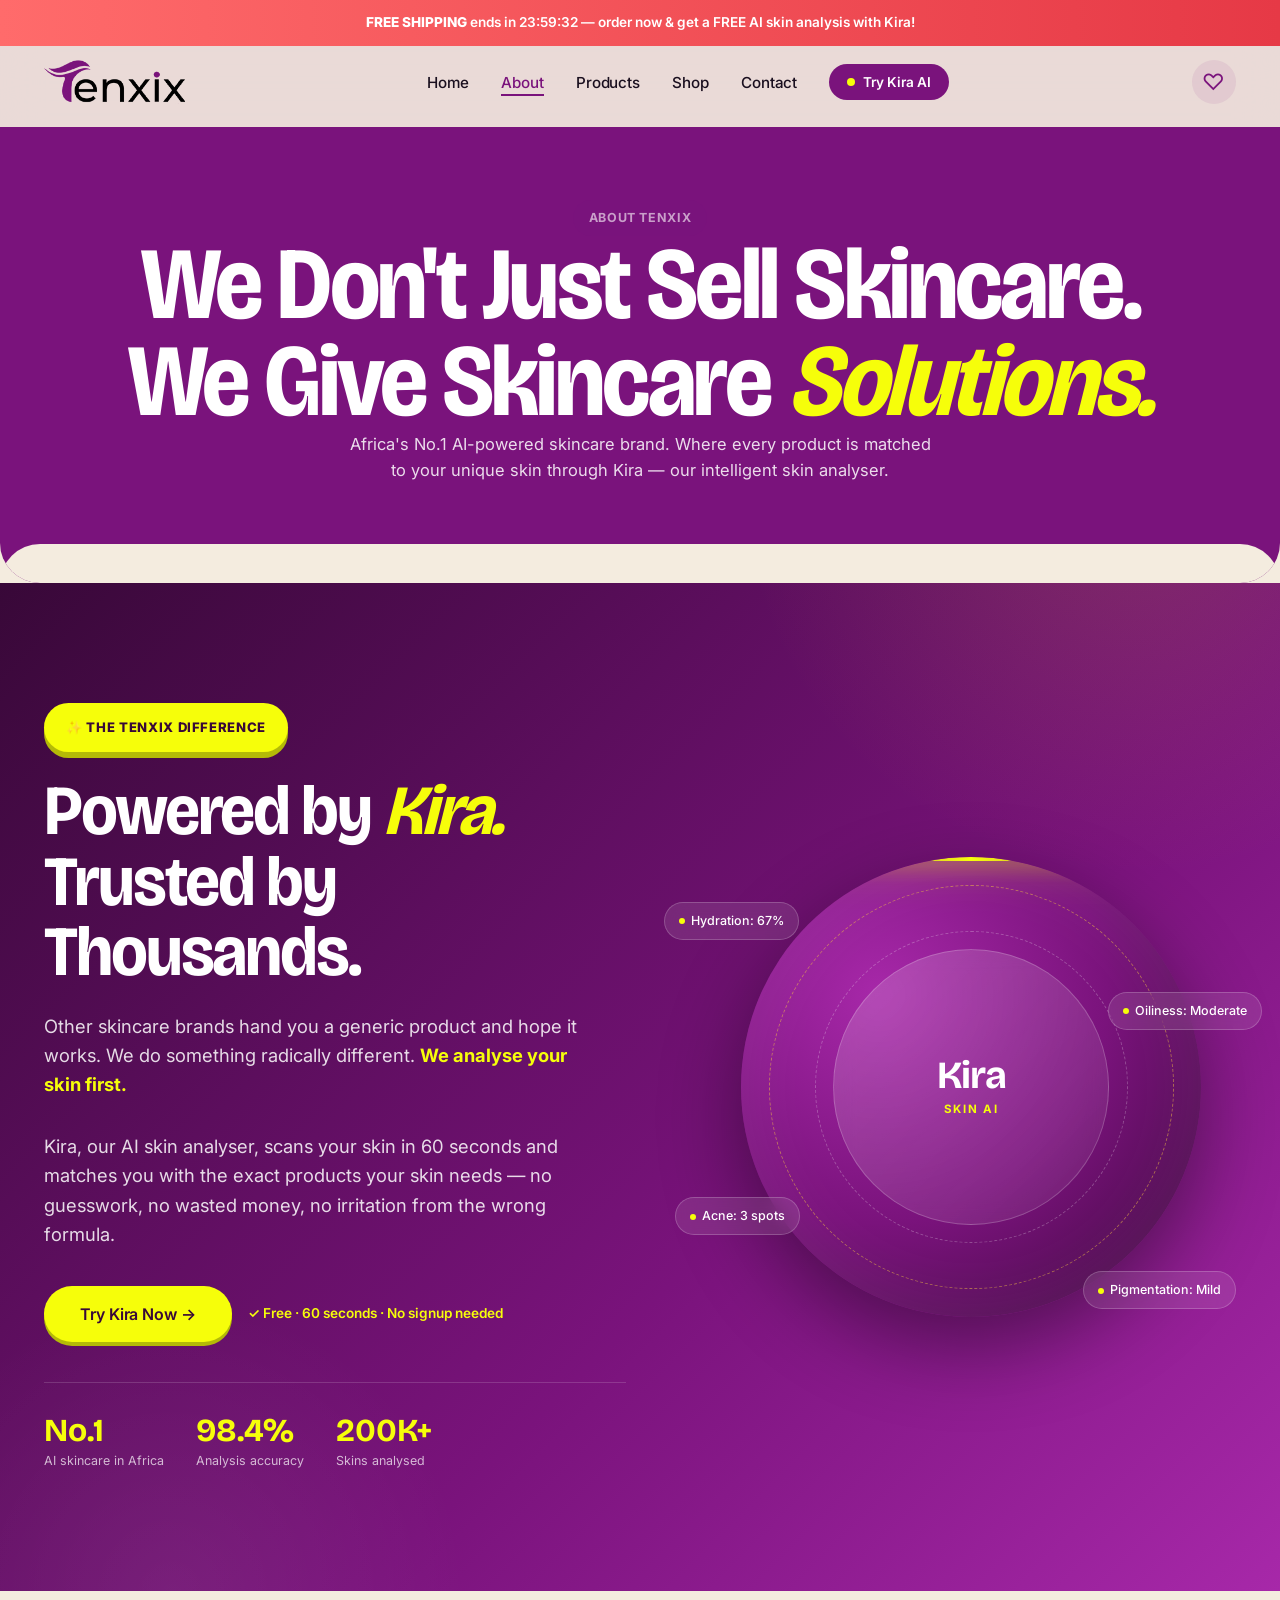
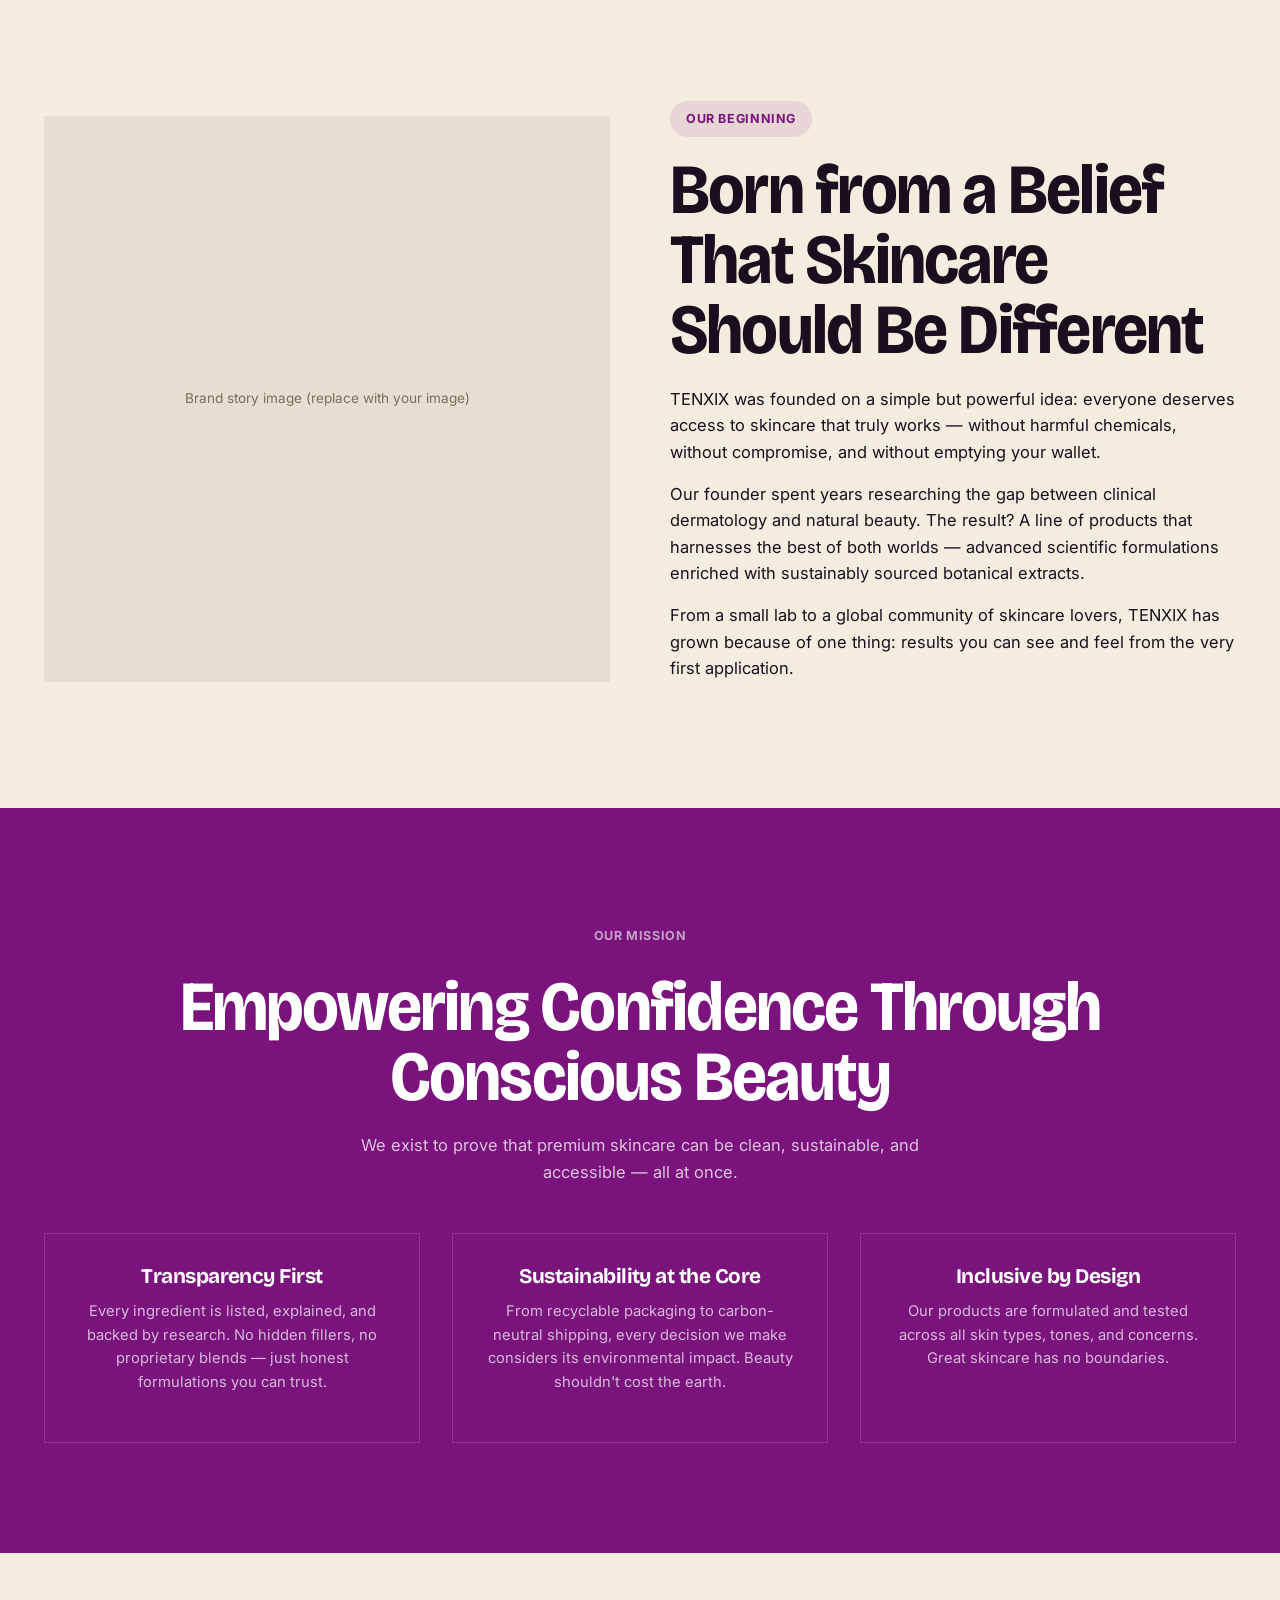
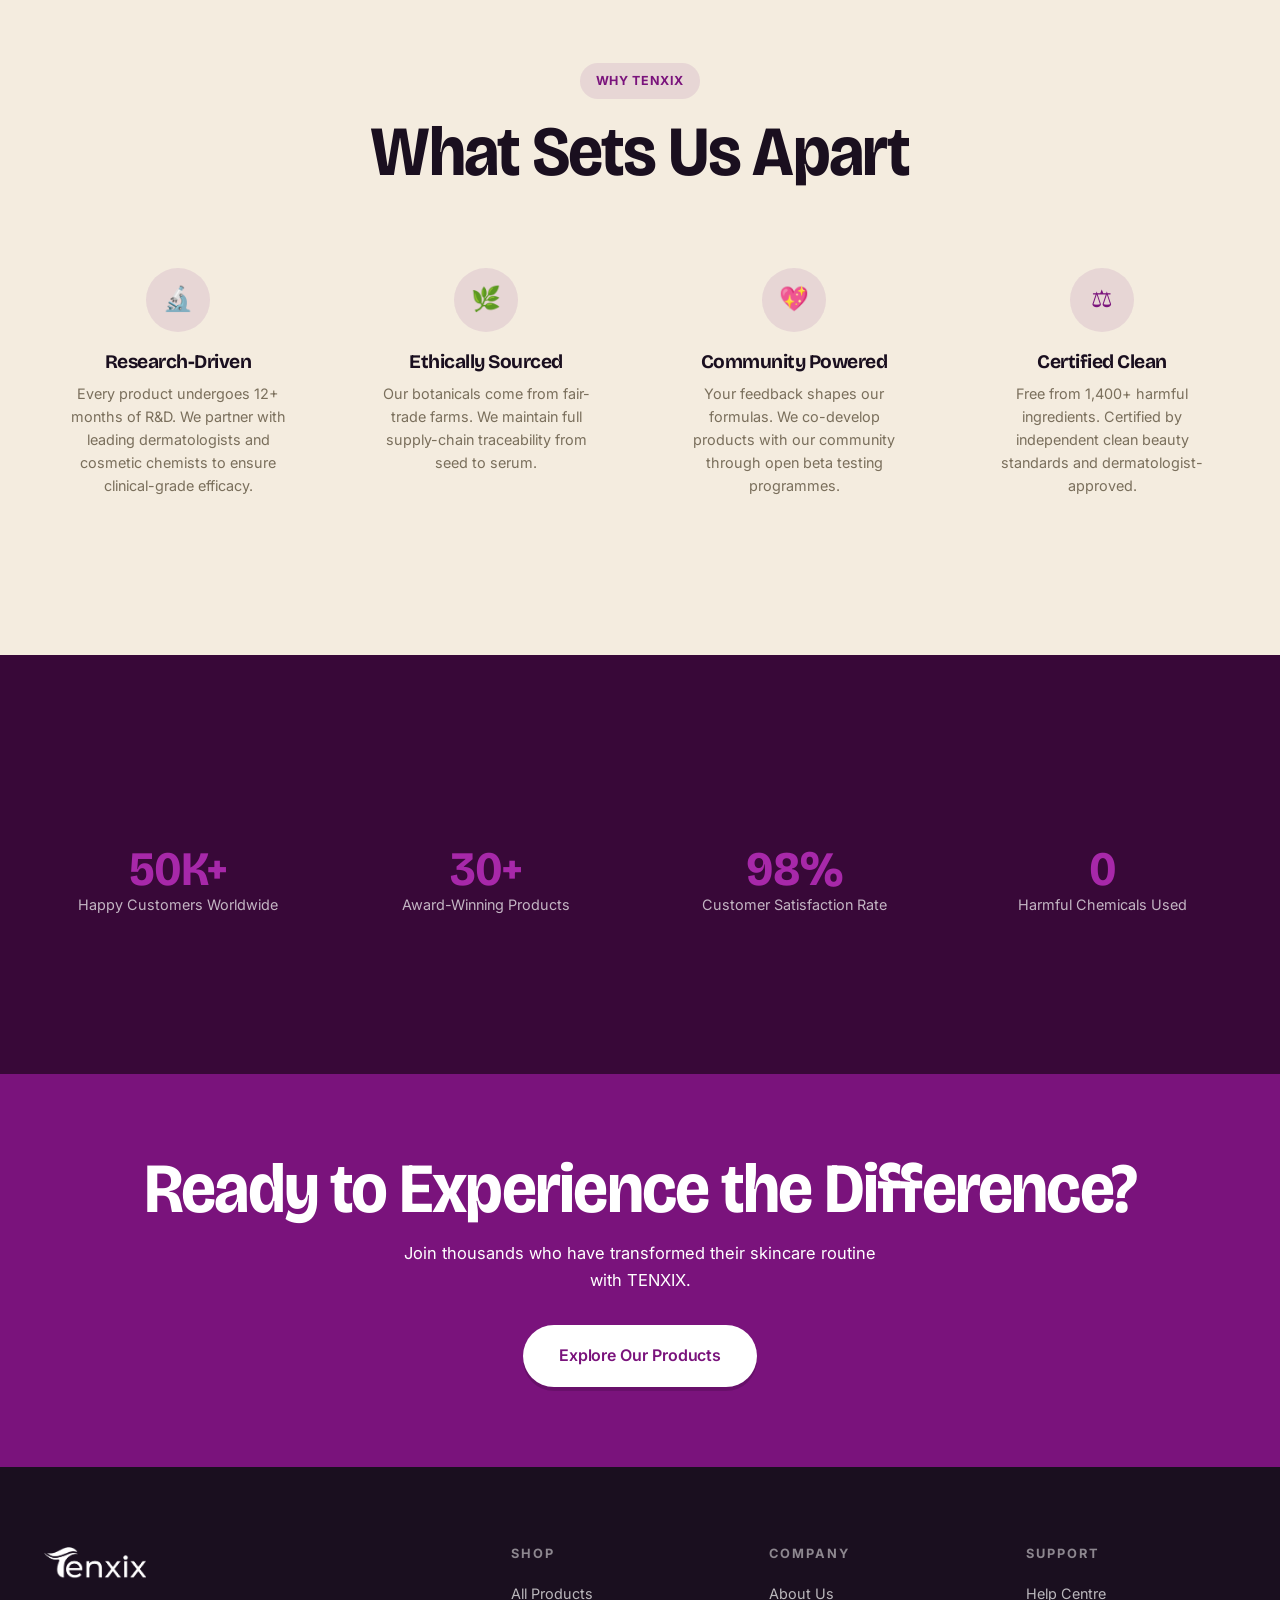
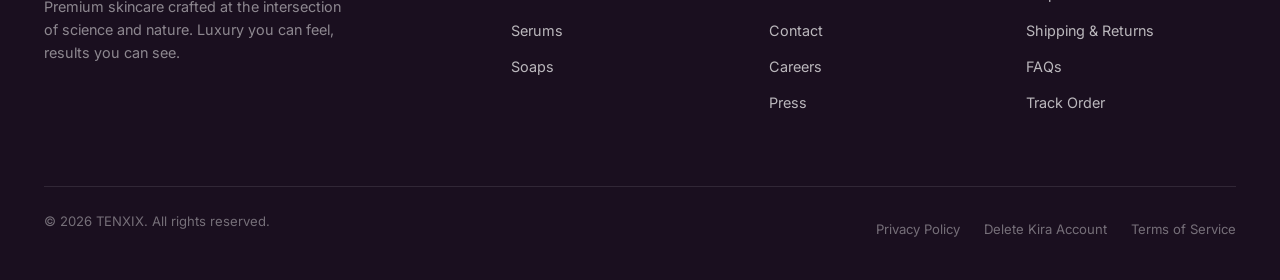
<file: about.html>
<!DOCTYPE html>
<html lang="en">
<head>
  <meta charset="UTF-8">
  <meta name="viewport" content="width=device-width, initial-scale=1.0">
  <title>About — TENXIX</title>
  <link rel="preconnect" href="https://fonts.googleapis.com">
  <link rel="preconnect" href="https://fonts.gstatic.com" crossorigin>
  <link href="https://fonts.googleapis.com/css2?family=Bricolage+Grotesque:opsz,wght@12..96,400;12..96,500;12..96,600;12..96,700;12..96,800&family=Inter:wght@400;500;600;700;800&display=swap" rel="stylesheet">
  <link rel="stylesheet" href="assets/css/styles.css">
</head>
<body>

  <!-- ========== URGENCY BAR ========== -->
  <div class="urgency-bar">
    <strong>FREE SHIPPING</strong> ends in <span class="promo-countdown">23:59:59</span> &mdash; order now &amp; get a FREE AI skin analysis with Kira!
  </div>

  <!-- ========== NAVBAR ========== -->
  <nav class="navbar" style="top:38px;">
    <div class="container">
      <a href="/" class="nav-logo">
        <img src="assets/images/tenxix-logo.png" alt="TENXIX">
      </a>
      <ul class="nav-links">
        <li><a href="/">Home</a></li>
        <li><a href="/about" class="active">About</a></li>
        <li><a href="/products">Products</a></li>
        <li><a href="/shop">Shop</a></li>
        <li><a href="/contact">Contact</a></li>
        <li><button class="btn-kira" onclick="openKira()"><span class="pulse-dot"></span> Try Kira AI</button></li>
      </ul>
      <a href="#" class="nav-cart" onclick="openCart(); return false;" aria-label="Open cart">&#9825;<span class="cart-count">0</span></a>
      <button class="hamburger" aria-label="Menu">
        <span></span><span></span><span></span>
      </button>
    </div>
    <div class="nav-quick-actions">
      <a href="/shop" class="nav-quick-btn">Shop Now</a>
      <button class="nav-quick-btn nav-quick-btn-yellow" onclick="openKira()">Try Kira AI &rarr;</button>
    </div>
  </nav>

  <!-- ========== PAGE HEADER ========== -->
  <section class="page-header">
    <div class="container">
      <p class="section-label">About TENXIX</p>
      <h1>We Don't Just Sell Skincare.<br>We Give Skincare <em style="color:var(--yellow);font-style:italic;">Solutions.</em></h1>
      <p>Africa's No.1 AI-powered skincare brand. Where every product is matched to your unique skin through Kira &mdash; our intelligent skin analyser.</p>
    </div>
  </section>

  <!-- ========== KIRA POSITIONING ========== -->
  <section class="kira-section">
    <div class="container">
      <div class="kira-grid">
        <div class="kira-content">
          <span class="sticker fade-up">&#10024; The TENXIX Difference</span>
          <h2 class="fade-up">Powered by <em>Kira.</em><br>Trusted by Thousands.</h2>
          <p class="fade-up">Other skincare brands hand you a generic product and hope it works. We do something radically different. <strong style="color:var(--yellow);">We analyse your skin first.</strong></p>
          <p class="fade-up" style="margin-bottom: 36px;">Kira, our AI skin analyser, scans your skin in 60 seconds and matches you with the exact products your skin needs &mdash; no guesswork, no wasted money, no irritation from the wrong formula.</p>

          <div class="kira-cta-row fade-up">
            <button class="btn btn-yellow" onclick="openKira()">Try Kira Now &rarr;</button>
            <span class="free-tag">&#10003; Free &middot; 60 seconds &middot; No signup needed</span>
          </div>

          <div class="kira-stats fade-up">
            <div>
              <div class="kira-stat-num">No.1</div>
              <div class="kira-stat-lbl">AI skincare in Africa</div>
            </div>
            <div>
              <div class="kira-stat-num">98.4%</div>
              <div class="kira-stat-lbl">Analysis accuracy</div>
            </div>
            <div>
              <div class="kira-stat-num">200K+</div>
              <div class="kira-stat-lbl">Skins analysed</div>
            </div>
          </div>
        </div>

        <div class="kira-visual fade-up">
          <div class="kira-orb">
            <div class="kira-scanline"></div>
            <div class="kira-orb-center">
              <div class="name">Kira</div>
              <div class="tag">Skin AI</div>
            </div>
          </div>
          <div class="kira-data kira-data-1"><span class="dot"></span>Hydration: 67%</div>
          <div class="kira-data kira-data-2"><span class="dot"></span>Oiliness: Moderate</div>
          <div class="kira-data kira-data-3"><span class="dot"></span>Acne: 3 spots</div>
          <div class="kira-data kira-data-4"><span class="dot"></span>Pigmentation: Mild</div>
        </div>
      </div>
    </div>
  </section>

  <!-- ========== BRAND STORY ========== -->
  <section class="section">
    <div class="container">
      <div class="story-section">
        <div class="story-image fade-up">Brand story image (replace with your image)</div>
        <div class="fade-up">
          <p class="section-label">Our Beginning</p>
          <h2 class="section-title">Born from a Belief That Skincare Should Be Different</h2>
          <p>TENXIX was founded on a simple but powerful idea: everyone deserves access to skincare that truly works — without harmful chemicals, without compromise, and without emptying your wallet.</p>
          <p>Our founder spent years researching the gap between clinical dermatology and natural beauty. The result? A line of products that harnesses the best of both worlds — advanced scientific formulations enriched with sustainably sourced botanical extracts.</p>
          <p>From a small lab to a global community of skincare lovers, TENXIX has grown because of one thing: results you can see and feel from the very first application.</p>
        </div>
      </div>
    </div>
  </section>

  <!-- ========== MISSION ========== -->
  <section class="section section-purple">
    <div class="container text-center">
      <p class="section-label fade-up" style="color:rgba(255,255,255,0.6);">Our Mission</p>
      <h2 class="section-title fade-up">Empowering Confidence Through Conscious Beauty</h2>
      <p class="section-subtitle mx-auto fade-up" style="color:rgba(255,255,255,0.75);">We exist to prove that premium skincare can be clean, sustainable, and accessible — all at once.</p>

      <div class="mission-grid">
        <div class="mission-card fade-up">
          <h4>Transparency First</h4>
          <p>Every ingredient is listed, explained, and backed by research. No hidden fillers, no proprietary blends — just honest formulations you can trust.</p>
        </div>
        <div class="mission-card fade-up">
          <h4>Sustainability at the Core</h4>
          <p>From recyclable packaging to carbon-neutral shipping, every decision we make considers its environmental impact. Beauty shouldn't cost the earth.</p>
        </div>
        <div class="mission-card fade-up">
          <h4>Inclusive by Design</h4>
          <p>Our products are formulated and tested across all skin types, tones, and concerns. Great skincare has no boundaries.</p>
        </div>
      </div>
    </div>
  </section>

  <!-- ========== WHY TENXIX ========== -->
  <section class="section">
    <div class="container text-center">
      <p class="section-label fade-up">Why TENXIX</p>
      <h2 class="section-title fade-up">What Sets Us Apart</h2>
      <div class="values-grid">
        <div class="value-card fade-up">
          <div class="value-icon">&#128300;</div>
          <h4>Research-Driven</h4>
          <p>Every product undergoes 12+ months of R&amp;D. We partner with leading dermatologists and cosmetic chemists to ensure clinical-grade efficacy.</p>
        </div>
        <div class="value-card fade-up">
          <div class="value-icon">&#127807;</div>
          <h4>Ethically Sourced</h4>
          <p>Our botanicals come from fair-trade farms. We maintain full supply-chain traceability from seed to serum.</p>
        </div>
        <div class="value-card fade-up">
          <div class="value-icon">&#128150;</div>
          <h4>Community Powered</h4>
          <p>Your feedback shapes our formulas. We co-develop products with our community through open beta testing programmes.</p>
        </div>
        <div class="value-card fade-up">
          <div class="value-icon">&#9878;</div>
          <h4>Certified Clean</h4>
          <p>Free from 1,400+ harmful ingredients. Certified by independent clean beauty standards and dermatologist-approved.</p>
        </div>
      </div>
    </div>
  </section>

  <!-- ========== STATS ========== -->
  <section class="section section-dark">
    <div class="container text-center">
      <div class="values-grid">
        <div class="value-card fade-up">
          <h2 style="color:var(--purple-light);font-size:3rem;">50K+</h2>
          <p style="color:rgba(255,255,255,0.7);">Happy Customers Worldwide</p>
        </div>
        <div class="value-card fade-up">
          <h2 style="color:var(--purple-light);font-size:3rem;">30+</h2>
          <p style="color:rgba(255,255,255,0.7);">Award-Winning Products</p>
        </div>
        <div class="value-card fade-up">
          <h2 style="color:var(--purple-light);font-size:3rem;">98%</h2>
          <p style="color:rgba(255,255,255,0.7);">Customer Satisfaction Rate</p>
        </div>
        <div class="value-card fade-up">
          <h2 style="color:var(--purple-light);font-size:3rem;">0</h2>
          <p style="color:rgba(255,255,255,0.7);">Harmful Chemicals Used</p>
        </div>
      </div>
    </div>
  </section>

  <!-- ========== CTA ========== -->
  <section class="section-purple cta-banner">
    <div class="container">
      <h2 class="fade-up">Ready to Experience the Difference?</h2>
      <p class="fade-up">Join thousands who have transformed their skincare routine with TENXIX.</p>
      <a href="/shop" class="btn btn-white fade-up">Explore Our Products</a>
    </div>
  </section>

  <!-- ========== FOOTER ========== -->
  <footer class="footer">
    <div class="container">
      <div class="footer-grid">
        <div class="footer-brand">
          <img src="assets/images/tenxix-logo.png" alt="TENXIX">
          <p>Premium skincare crafted at the intersection of science and nature. Luxury you can feel, results you can see.</p>
        </div>
        <div>
          <h4>Shop</h4>
          <ul>
            <li><a href="/products">All Products</a></li>
            <li><a href="/shop">Serums</a></li>
            <li><a href="/shop">Soaps</a></li>
          </ul>
        </div>
        <div>
          <h4>Company</h4>
          <ul>
            <li><a href="/about">About Us</a></li>
            <li><a href="/contact">Contact</a></li>
            <li><a href="#">Careers</a></li>
            <li><a href="#">Press</a></li>
          </ul>
        </div>
        <div>
          <h4>Support</h4>
          <ul>
            <li><a href="/contact">Help Centre</a></li>
            <li><a href="#">Shipping & Returns</a></li>
            <li><a href="#">FAQs</a></li>
            <li><a href="#">Track Order</a></li>
          </ul>
        </div>
      </div>
      <div class="footer-bottom">
        <p>&copy; 2026 TENXIX. All rights reserved.</p>
        <div class="footer-bottom-links">
          <a href="/privacy-policy">Privacy Policy</a>
          <a href="/delete-account">Delete Kira Account</a>
          <a href="#">Terms of Service</a>
        </div>
      </div>
    </div>
  </footer>

  <!-- Kira AI Modal -->
  <div class="kira-modal-overlay" onclick="closeKira()"></div>
  <div class="kira-modal" role="dialog" aria-label="Kira Skin Analyser">
    <div class="kira-modal-header">
      <div class="kira-modal-title">
        <div class="kira-modal-title-icon">K</div>
        <div class="kira-modal-title-text">
          <h3>Kira &mdash; AI Skin Analyser</h3>
          <p>Africa's smartest skincare advisor</p>
        </div>
      </div>
      <button class="kira-modal-close" onclick="closeKira()" aria-label="Close">&times;</button>
    </div>
    <div class="kira-modal-body">
      <div class="kira-modal-loading">
        <div class="kira-loader"></div>
        <p>Loading Kira&hellip;</p>
      </div>
      <iframe data-src="https://scan.tenxix.com" allow="camera; microphone" title="Kira Skin Analyser"></iframe>
    </div>
  </div>

  <!-- Cart Sidebar -->
  <div class="cart-overlay"></div>
  <div class="cart-sidebar">
    <div class="cart-header">
      <h3>Your Cart (<span class="cart-count-text">0</span>)</h3>
      <button class="cart-close" aria-label="Close cart">&times;</button>
    </div>
    <div class="cart-progress">
      <p class="cart-progress-text">Add <strong>&#8358;<span class="cart-progress-remaining">30,000</span></strong> more for <strong>FREE SHIPPING</strong></p>
      <div class="cart-progress-bar"><div class="cart-progress-fill"></div></div>
    </div>
    <div class="cart-discount-banner">
      <span class="cart-discount-banner-icon">&check;</span>
      Limited Time Discount Auto-Applied
    </div>
    <div class="cart-items"></div>
    <div class="cart-footer">
      <div class="cart-total">
        <span>Subtotal</span>
        <span class="cart-total-amount">&#8358;0</span>
      </div>
      <a href="/checkout" class="btn btn-primary cart-checkout-btn">
        <svg viewBox="0 0 24 24" fill="currentColor"><path d="M18 8h-1V6c0-2.76-2.24-5-5-5S7 3.24 7 6v2H6c-1.1 0-2 .9-2 2v10c0 1.1.9 2 2 2h12c1.1 0 2-.9 2-2V10c0-1.1-.9-2-2-2zm-6 9c-1.1 0-2-.9-2-2s.9-2 2-2 2 .9 2 2-.9 2-2 2zm3.1-9H8.9V6c0-1.71 1.39-3.1 3.1-3.1 1.71 0 3.1 1.39 3.1 3.1v2z"/></svg>
        Secure Checkout
      </a>
      <div class="cart-trust">
        <div class="cart-trust-item">
          <span class="cart-trust-item-icon"><svg viewBox="0 0 24 24" stroke-linecap="round" stroke-linejoin="round"><polygon points="12 2 15.09 8.26 22 9.27 17 14.14 18.18 21.02 12 17.77 5.82 21.02 7 14.14 2 9.27 8.91 8.26 12 2"/></svg></span>
          4.9 Stars<br>50K+ reviews
        </div>
        <div class="cart-trust-item">
          <span class="cart-trust-item-icon"><svg viewBox="0 0 24 24" stroke-linecap="round" stroke-linejoin="round"><path d="M21 12a9 9 0 1 1-3.5-7.1"/><polyline points="21 4 21 12 13 12"/></svg></span>
          30-day<br>guarantee
        </div>
        <div class="cart-trust-item">
          <span class="cart-trust-item-icon"><svg viewBox="0 0 24 24" stroke-linecap="round" stroke-linejoin="round"><rect x="3" y="11" width="18" height="11" rx="2"/><path d="M7 11V7a5 5 0 0 1 10 0v4"/></svg></span>
          Secure<br>checkout
        </div>
      </div>
    </div>
  </div>

  <script src="assets/js/main.js"></script>
  <script src="assets/js/erp-bridge.js"></script>
  <script src="assets/js/promo-countdown.js"></script>
</body>
</html>
</file>
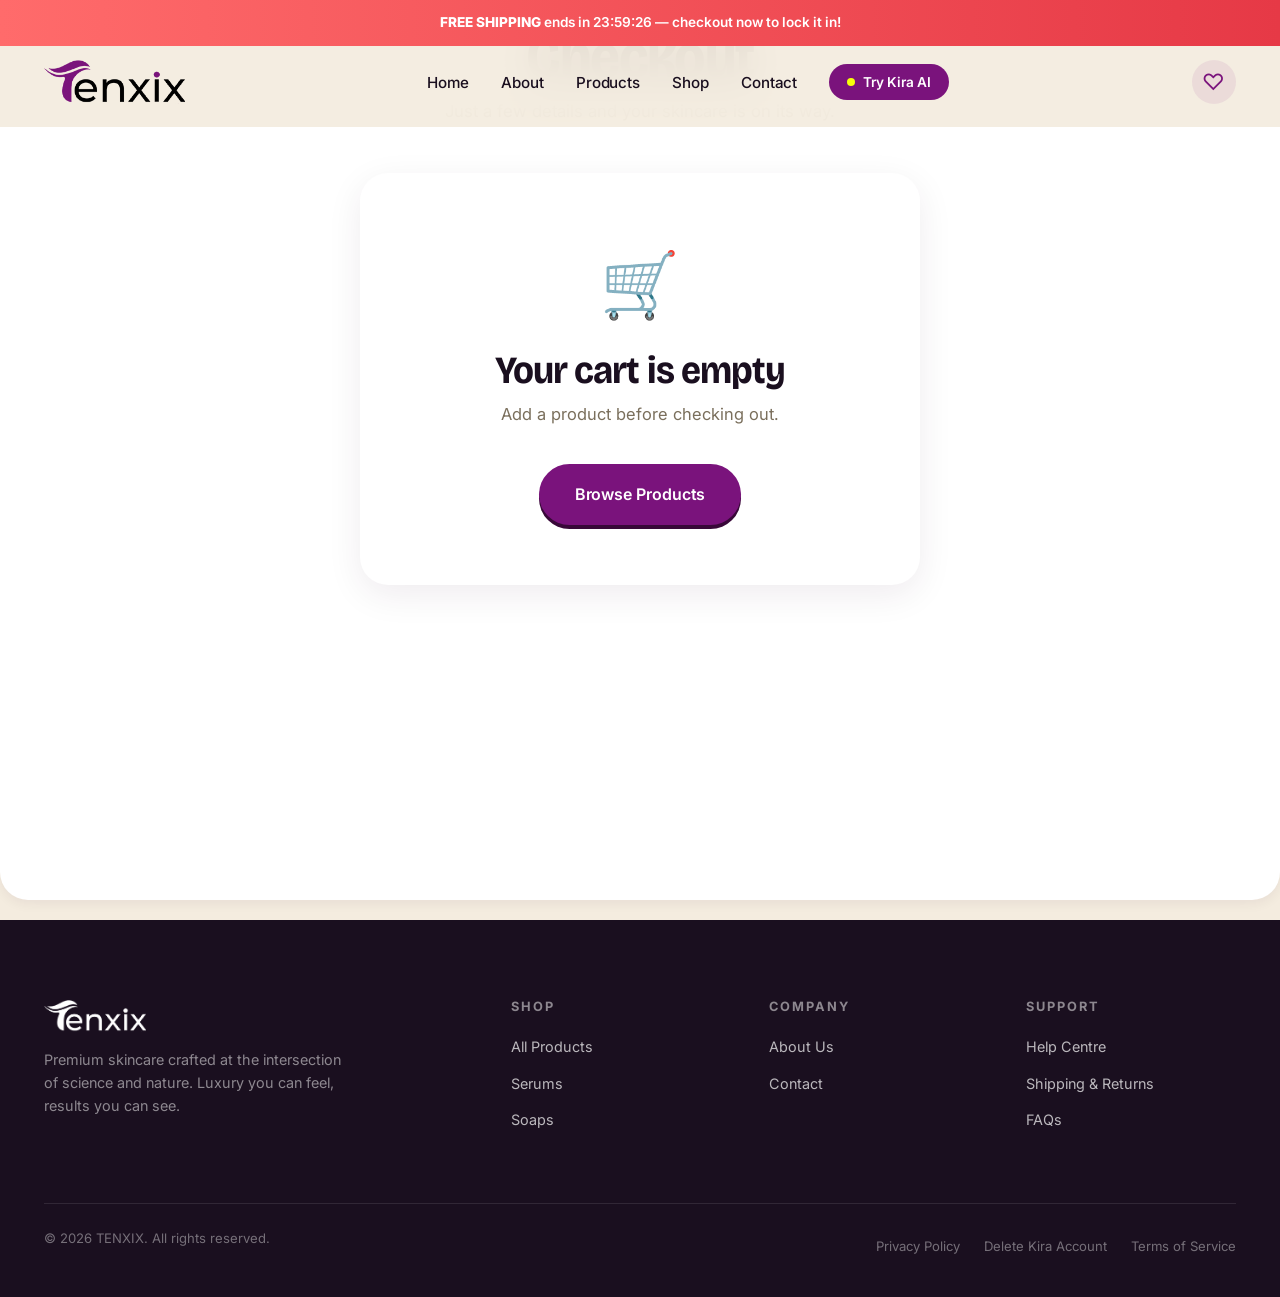
<file: checkout.html>
<!DOCTYPE html>
<html lang="en">
<head>
  <meta charset="UTF-8">
  <meta name="viewport" content="width=device-width, initial-scale=1.0">
  <title>Checkout — TENXIX</title>
  <link rel="preconnect" href="https://fonts.googleapis.com">
  <link rel="preconnect" href="https://fonts.gstatic.com" crossorigin>
  <link href="https://fonts.googleapis.com/css2?family=Bricolage+Grotesque:opsz,wght@12..96,400;12..96,500;12..96,600;12..96,700;12..96,800&family=Inter:wght@400;500;600;700;800&display=swap" rel="stylesheet">
  <link rel="stylesheet" href="assets/css/styles.css">
</head>
<body>

  <!-- ========== URGENCY BAR ========== -->
  <div class="urgency-bar">
    <strong>FREE SHIPPING</strong> ends in <span class="promo-countdown">23:59:59</span> &mdash; checkout now to lock it in!
  </div>

  <!-- ========== NAVBAR ========== -->
  <nav class="navbar" style="top:38px;">
    <div class="container">
      <a href="/" class="nav-logo">
        <img src="assets/images/tenxix-logo.png" alt="TENXIX">
      </a>
      <ul class="nav-links">
        <li><a href="/">Home</a></li>
        <li><a href="/about">About</a></li>
        <li><a href="/products">Products</a></li>
        <li><a href="/shop">Shop</a></li>
        <li><a href="/contact">Contact</a></li>
        <li><button class="btn-kira" onclick="openKira()"><span class="pulse-dot"></span> Try Kira AI</button></li>
      </ul>
      <a href="#" class="nav-cart" onclick="openCart(); return false;" aria-label="Open cart">&#9825;<span class="cart-count">0</span></a>
      <button class="hamburger" aria-label="Menu">
        <span></span><span></span><span></span>
      </button>
    </div>
    <div class="nav-quick-actions">
      <a href="/shop" class="nav-quick-btn">Shop Now</a>
      <button class="nav-quick-btn nav-quick-btn-yellow" onclick="openKira()">Try Kira AI &rarr;</button>
    </div>
  </nav>

  <!-- ========== CHECKOUT ========== -->
  <section class="checkout-section">
    <div class="container">
      <div class="checkout-header">
        <h1>Checkout</h1>
        <p>Just a few details and your skincare is on its way.</p>
      </div>

      <!-- Empty cart state -->
      <div class="checkout-empty" id="checkoutEmpty" style="display:none;">
        <div class="checkout-empty-icon">&#128722;</div>
        <h2>Your cart is empty</h2>
        <p>Add a product before checking out.</p>
        <a href="/shop" class="btn btn-primary">Browse Products</a>
      </div>

      <!-- Success state (after order placed) -->
      <div class="checkout-success" id="checkoutSuccess" style="display:none;">
        <div class="checkout-success-icon">&#10003;</div>
        <h2>Thank you! Your order is confirmed.</h2>
        <p>Order ID: <strong id="orderId">#TX-000000</strong></p>
        <p class="checkout-success-msg">We&rsquo;ll call <strong id="orderPhone">your phone</strong> within 24 hours to confirm delivery details. <strong>Please have <span id="orderAmount">&#8358;0</span> ready in cash on delivery.</strong></p>
        <a href="/" class="btn btn-primary">Back to Home</a>
      </div>

      <!-- Main checkout layout -->
      <div class="checkout-grid" id="checkoutGrid">

        <!-- LEFT: Form -->
        <form class="checkout-form" id="checkoutForm" novalidate>
          <h3 class="checkout-section-title">1. Contact Information</h3>
          <div class="form-row">
            <div class="form-group">
              <label for="fullName">Full Name *</label>
              <input type="text" id="fullName" name="fullName" required placeholder="e.g. Chioma Adeyemi">
            </div>
          </div>
          <div class="form-row form-row-2">
            <div class="form-group">
              <label for="email">Email *</label>
              <input type="email" id="email" name="email" required placeholder="you@example.com">
            </div>
            <div class="form-group">
              <label for="phone">Phone Number *</label>
              <input type="tel" id="phone" name="phone" required placeholder="0801 234 5678">
            </div>
          </div>

          <h3 class="checkout-section-title">2. Delivery Address</h3>
          <div class="form-row">
            <div class="form-group">
              <label for="address">Street Address *</label>
              <input type="text" id="address" name="address" required placeholder="123 Skincare Avenue, Apt 5B">
            </div>
          </div>
          <div class="form-row form-row-3">
            <div class="form-group">
              <label for="city">City *</label>
              <input type="text" id="city" name="city" required placeholder="Lagos">
            </div>
            <div class="form-group">
              <label for="state">State *</label>
              <select id="state" name="state" required>
                <option value="">Select State</option>
                <option value="Abia">Abia</option>
                <option value="Abuja FCT">Abuja FCT</option>
                <option value="Adamawa">Adamawa</option>
                <option value="Akwa Ibom">Akwa Ibom</option>
                <option value="Anambra">Anambra</option>
                <option value="Bauchi">Bauchi</option>
                <option value="Bayelsa">Bayelsa</option>
                <option value="Benue">Benue</option>
                <option value="Borno">Borno</option>
                <option value="Cross River">Cross River</option>
                <option value="Delta">Delta</option>
                <option value="Ebonyi">Ebonyi</option>
                <option value="Edo">Edo</option>
                <option value="Ekiti">Ekiti</option>
                <option value="Enugu">Enugu</option>
                <option value="Gombe">Gombe</option>
                <option value="Imo">Imo</option>
                <option value="Jigawa">Jigawa</option>
                <option value="Kaduna">Kaduna</option>
                <option value="Kano">Kano</option>
                <option value="Katsina">Katsina</option>
                <option value="Kebbi">Kebbi</option>
                <option value="Kogi">Kogi</option>
                <option value="Kwara">Kwara</option>
                <option value="Lagos">Lagos</option>
                <option value="Nasarawa">Nasarawa</option>
                <option value="Niger">Niger</option>
                <option value="Ogun">Ogun</option>
                <option value="Ondo">Ondo</option>
                <option value="Osun">Osun</option>
                <option value="Oyo">Oyo</option>
                <option value="Plateau">Plateau</option>
                <option value="Rivers">Rivers</option>
                <option value="Sokoto">Sokoto</option>
                <option value="Taraba">Taraba</option>
                <option value="Yobe">Yobe</option>
                <option value="Zamfara">Zamfara</option>
              </select>
            </div>
            <div class="form-group">
              <label for="zip">Postal Code</label>
              <input type="text" id="zip" name="zip" placeholder="100001">
            </div>
          </div>
          <div class="form-row">
            <div class="form-group">
              <label for="notes">Delivery Notes <span style="color:var(--gray-dark);font-weight:400;">(optional)</span></label>
              <textarea id="notes" name="notes" rows="3" placeholder="Landmarks, gate code, preferred time, etc."></textarea>
            </div>
          </div>

          <h3 class="checkout-section-title">3. Payment Method</h3>
          <div class="payment-methods">
            <label class="payment-method selected" for="payCOD">
              <input type="radio" name="paymentMethod" id="payCOD" value="cod" checked>
              <div class="payment-method-body">
                <div class="payment-method-top">
                  <span class="payment-method-name">
                    <span class="payment-method-icon">&#128181;</span>
                    Cash on Delivery
                  </span>
                  <span class="payment-method-tag payment-method-tag-available">Available</span>
                </div>
                <p class="payment-method-desc">Pay in cash to the delivery agent when your order arrives. No advance payment required.</p>
              </div>
            </label>

            <label class="payment-method disabled" for="payOnline">
              <input type="radio" name="paymentMethod" id="payOnline" value="online" disabled>
              <div class="payment-method-body">
                <div class="payment-method-top">
                  <span class="payment-method-name">
                    <span class="payment-method-icon">&#128179;</span>
                    Payment Before Delivery
                    <span class="payment-method-bonus">Save 5%</span>
                  </span>
                  <span class="payment-method-tag payment-method-tag-soon">Coming Soon</span>
                </div>
                <p class="payment-method-desc">Pay upfront with your card or bank transfer and save 5% off your order. We&rsquo;re setting up our secure payment gateway &mdash; available soon.</p>
              </div>
            </label>
          </div>

          <button type="button" class="btn btn-primary checkout-place-btn" id="placeOrderBtn">
            <svg viewBox="0 0 24 24" fill="currentColor" style="width:18px;height:18px;"><path d="M18 8h-1V6c0-2.76-2.24-5-5-5S7 3.24 7 6v2H6c-1.1 0-2 .9-2 2v10c0 1.1.9 2 2 2h12c1.1 0 2-.9 2-2V10c0-1.1-.9-2-2-2zm-6 9c-1.1 0-2-.9-2-2s.9-2 2-2 2 .9 2 2-.9 2-2 2zm3.1-9H8.9V6c0-1.71 1.39-3.1 3.1-3.1 1.71 0 3.1 1.39 3.1 3.1v2z"/></svg>
            Place Order &mdash; <span id="placeOrderTotal">&#8358;0</span>
          </button>
          <p class="checkout-fineprint">By placing this order, you agree to our <a href="#">Terms of Service</a> and <a href="/privacy-policy">Privacy Policy</a>.</p>
        </form>

        <!-- RIGHT: Order summary -->
        <aside class="checkout-summary">
          <div class="checkout-summary-card">
            <h3 class="checkout-summary-title">Order Summary</h3>

            <div class="checkout-items" id="checkoutItems">
              <!-- populated by JS -->
            </div>

            <div class="checkout-promo">
              <input type="text" id="promoCode" placeholder="Discount code (optional)">
              <button type="button" onclick="applyPromo()">Apply</button>
            </div>

            <div class="checkout-totals">
              <div class="checkout-row">
                <span>Subtotal</span>
                <span id="sumSubtotal">&#8358;0</span>
              </div>
              <div class="checkout-row">
                <span>Shipping</span>
                <span id="sumShipping">&#8358;2,500</span>
              </div>
              <div class="checkout-row checkout-row-discount" id="sumDiscountRow" style="display:none;">
                <span>Payment Discount (5%)</span>
                <span id="sumDiscount">-&#8358;0</span>
              </div>
              <div class="checkout-row checkout-row-total">
                <span>Total</span>
                <span id="sumTotal">&#8358;0</span>
              </div>
            </div>

            <!-- Trust badges -->
            <div class="checkout-trust">
              <div class="checkout-trust-item">
                <span class="checkout-trust-icon">&#128274;</span>
                Secure checkout
              </div>
              <div class="checkout-trust-item">
                <span class="checkout-trust-icon">&#8635;</span>
                30-day guarantee
              </div>
              <div class="checkout-trust-item">
                <span class="checkout-trust-icon">&#128666;</span>
                Fast delivery
              </div>
            </div>
          </div>
        </aside>

      </div>
    </div>
  </section>

  <!-- ========== FOOTER ========== -->
  <footer class="footer">
    <div class="container">
      <div class="footer-grid">
        <div class="footer-brand">
          <img src="assets/images/tenxix-logo.png" alt="TENXIX">
          <p>Premium skincare crafted at the intersection of science and nature. Luxury you can feel, results you can see.</p>
        </div>
        <div>
          <h4>Shop</h4>
          <ul>
            <li><a href="/products">All Products</a></li>
            <li><a href="/shop">Serums</a></li>
            <li><a href="/shop">Soaps</a></li>
          </ul>
        </div>
        <div>
          <h4>Company</h4>
          <ul>
            <li><a href="/about">About Us</a></li>
            <li><a href="/contact">Contact</a></li>
          </ul>
        </div>
        <div>
          <h4>Support</h4>
          <ul>
            <li><a href="/contact">Help Centre</a></li>
            <li><a href="#">Shipping & Returns</a></li>
            <li><a href="#">FAQs</a></li>
          </ul>
        </div>
      </div>
      <div class="footer-bottom">
        <p>&copy; 2026 TENXIX. All rights reserved.</p>
        <div class="footer-bottom-links">
          <a href="/privacy-policy">Privacy Policy</a>
          <a href="/delete-account">Delete Kira Account</a>
          <a href="#">Terms of Service</a>
        </div>
      </div>
    </div>
  </footer>

  <!-- Kira AI Modal -->
  <div class="kira-modal-overlay" onclick="closeKira()"></div>
  <div class="kira-modal" role="dialog" aria-label="Kira Skin Analyser">
    <div class="kira-modal-header">
      <div class="kira-modal-title">
        <div class="kira-modal-title-icon">K</div>
        <div class="kira-modal-title-text">
          <h3>Kira &mdash; AI Skin Analyser</h3>
          <p>Africa's smartest skincare advisor</p>
        </div>
      </div>
      <button class="kira-modal-close" onclick="closeKira()" aria-label="Close">&times;</button>
    </div>
    <div class="kira-modal-body">
      <div class="kira-modal-loading">
        <div class="kira-loader"></div>
        <p>Loading Kira&hellip;</p>
      </div>
      <iframe data-src="https://scan.tenxix.com" allow="camera; microphone" title="Kira Skin Analyser"></iframe>
    </div>
  </div>

  <!-- Cart Sidebar -->
  <div class="cart-overlay"></div>
  <div class="cart-sidebar">
    <div class="cart-header">
      <h3>Your Cart (<span class="cart-count-text">0</span>)</h3>
      <button class="cart-close" aria-label="Close cart">&times;</button>
    </div>
    <div class="cart-progress">
      <p class="cart-progress-text">Add <strong>&#8358;<span class="cart-progress-remaining">30,000</span></strong> more for <strong>FREE SHIPPING</strong></p>
      <div class="cart-progress-bar"><div class="cart-progress-fill"></div></div>
    </div>
    <div class="cart-discount-banner">
      <span class="cart-discount-banner-icon">&check;</span>
      Limited Time Discount Auto-Applied
    </div>
    <div class="cart-items"></div>
    <div class="cart-footer">
      <div class="cart-total">
        <span>Subtotal</span>
        <span class="cart-total-amount">&#8358;0</span>
      </div>
      <a href="/checkout" class="btn btn-primary cart-checkout-btn">
        <svg viewBox="0 0 24 24" fill="currentColor"><path d="M18 8h-1V6c0-2.76-2.24-5-5-5S7 3.24 7 6v2H6c-1.1 0-2 .9-2 2v10c0 1.1.9 2 2 2h12c1.1 0 2-.9 2-2V10c0-1.1-.9-2-2-2zm-6 9c-1.1 0-2-.9-2-2s.9-2 2-2 2 .9 2 2-.9 2-2 2zm3.1-9H8.9V6c0-1.71 1.39-3.1 3.1-3.1 1.71 0 3.1 1.39 3.1 3.1v2z"/></svg>
        Secure Checkout
      </a>
      <div class="cart-trust">
        <div class="cart-trust-item">
          <span class="cart-trust-item-icon"><svg viewBox="0 0 24 24" stroke-linecap="round" stroke-linejoin="round"><polygon points="12 2 15.09 8.26 22 9.27 17 14.14 18.18 21.02 12 17.77 5.82 21.02 7 14.14 2 9.27 8.91 8.26 12 2"/></svg></span>
          4.9 Stars<br>50K+ reviews
        </div>
        <div class="cart-trust-item">
          <span class="cart-trust-item-icon"><svg viewBox="0 0 24 24" stroke-linecap="round" stroke-linejoin="round"><path d="M21 12a9 9 0 1 1-3.5-7.1"/><polyline points="21 4 21 12 13 12"/></svg></span>
          30-day<br>guarantee
        </div>
        <div class="cart-trust-item">
          <span class="cart-trust-item-icon"><svg viewBox="0 0 24 24" stroke-linecap="round" stroke-linejoin="round"><rect x="3" y="11" width="18" height="11" rx="2"/><path d="M7 11V7a5 5 0 0 1 10 0v4"/></svg></span>
          Secure<br>checkout
        </div>
      </div>
    </div>
  </div>

  <script src="assets/js/main.js"></script>
  <script src="assets/js/erp-bridge.js"></script>
  <script src="assets/js/promo-countdown.js"></script>
  <script src="assets/js/checkout.js"></script>
</body>
</html>
</file>
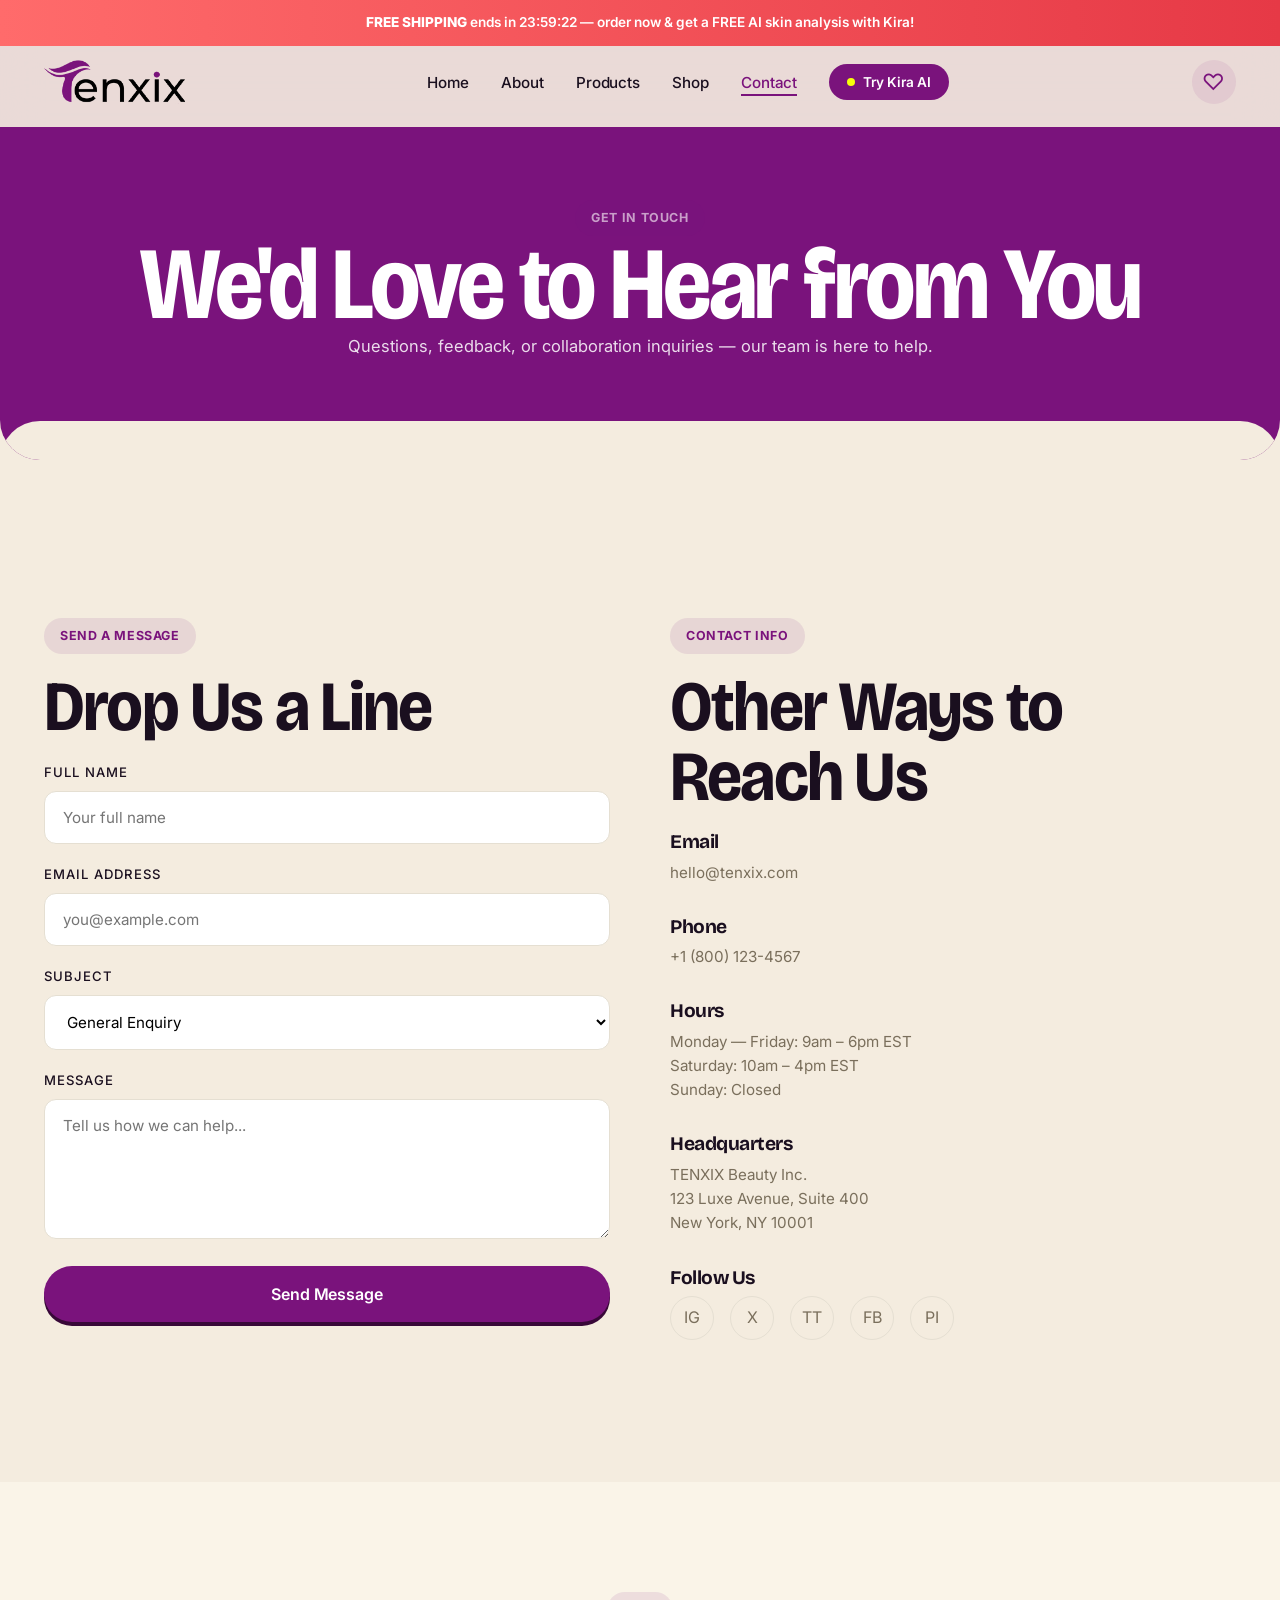
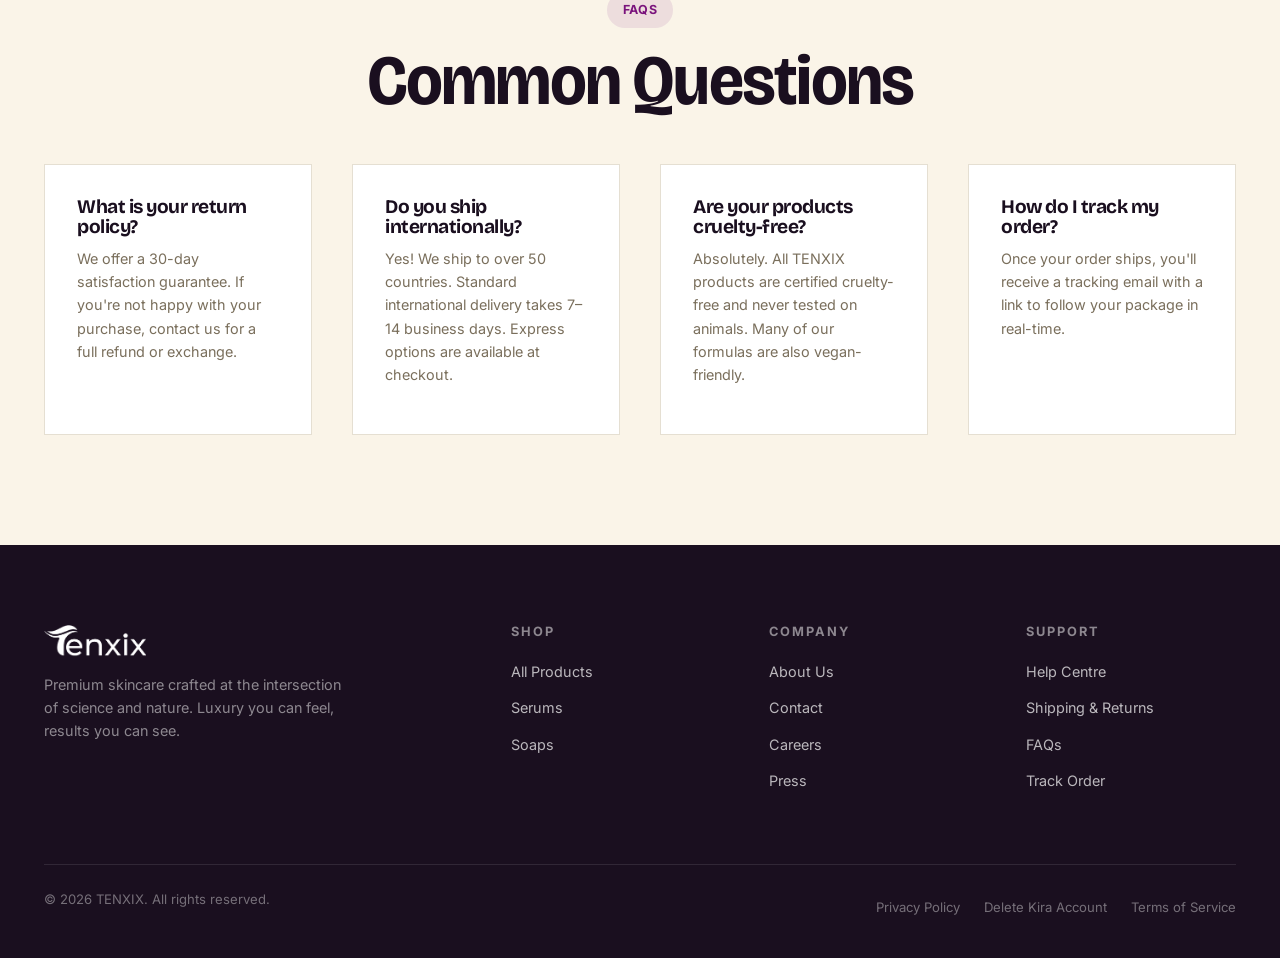
<file: contact.html>
<!DOCTYPE html>
<html lang="en">
<head>
  <meta charset="UTF-8">
  <meta name="viewport" content="width=device-width, initial-scale=1.0">
  <title>Contact — TENXIX</title>
  <link rel="preconnect" href="https://fonts.googleapis.com">
  <link rel="preconnect" href="https://fonts.gstatic.com" crossorigin>
  <link href="https://fonts.googleapis.com/css2?family=Bricolage+Grotesque:opsz,wght@12..96,400;12..96,500;12..96,600;12..96,700;12..96,800&family=Inter:wght@400;500;600;700;800&display=swap" rel="stylesheet">
  <link rel="stylesheet" href="assets/css/styles.css">
</head>
<body>

  <!-- ========== URGENCY BAR ========== -->
  <div class="urgency-bar">
    <strong>FREE SHIPPING</strong> ends in <span class="promo-countdown">23:59:59</span> &mdash; order now &amp; get a FREE AI skin analysis with Kira!
  </div>

  <!-- ========== NAVBAR ========== -->
  <nav class="navbar" style="top:38px;">
    <div class="container">
      <a href="/" class="nav-logo">
        <img src="assets/images/tenxix-logo.png" alt="TENXIX">
      </a>
      <ul class="nav-links">
        <li><a href="/">Home</a></li>
        <li><a href="/about">About</a></li>
        <li><a href="/products">Products</a></li>
        <li><a href="/shop">Shop</a></li>
        <li><a href="/contact" class="active">Contact</a></li>
        <li><button class="btn-kira" onclick="openKira()"><span class="pulse-dot"></span> Try Kira AI</button></li>
      </ul>
      <a href="#" class="nav-cart" onclick="openCart(); return false;" aria-label="Open cart">&#9825;<span class="cart-count">0</span></a>
      <button class="hamburger" aria-label="Menu">
        <span></span><span></span><span></span>
      </button>
    </div>
    <div class="nav-quick-actions">
      <a href="/shop" class="nav-quick-btn">Shop Now</a>
      <button class="nav-quick-btn nav-quick-btn-yellow" onclick="openKira()">Try Kira AI &rarr;</button>
    </div>
  </nav>

  <!-- ========== PAGE HEADER ========== -->
  <section class="page-header">
    <div class="container">
      <p class="section-label">Get in Touch</p>
      <h1>We'd Love to Hear from You</h1>
      <p>Questions, feedback, or collaboration inquiries — our team is here to help.</p>
    </div>
  </section>

  <!-- ========== CONTACT ========== -->
  <section class="section">
    <div class="container">
      <div class="contact-grid">

        <!-- Contact Form -->
        <div class="fade-up">
          <p class="section-label">Send a Message</p>
          <h2 class="section-title">Drop Us a Line</h2>
          <form class="contact-form">
            <div class="form-group">
              <label for="name">Full Name</label>
              <input type="text" id="name" name="name" placeholder="Your full name" required>
            </div>
            <div class="form-group">
              <label for="email">Email Address</label>
              <input type="email" id="email" name="email" placeholder="you@example.com" required>
            </div>
            <div class="form-group">
              <label for="subject">Subject</label>
              <select id="subject" name="subject">
                <option value="general">General Enquiry</option>
                <option value="order">Order Support</option>
                <option value="product">Product Question</option>
                <option value="wholesale">Wholesale / Partnership</option>
                <option value="press">Press & Media</option>
              </select>
            </div>
            <div class="form-group">
              <label for="message">Message</label>
              <textarea id="message" name="message" placeholder="Tell us how we can help..." required></textarea>
            </div>
            <button type="submit" class="btn btn-primary">Send Message</button>
          </form>
        </div>

        <!-- Contact Info -->
        <div class="fade-up">
          <p class="section-label">Contact Info</p>
          <h2 class="section-title">Other Ways to Reach Us</h2>

          <div class="contact-info-block">
            <h4>Email</h4>
            <p><a href="mailto:hello@tenxix.com">hello@tenxix.com</a></p>
          </div>

          <div class="contact-info-block">
            <h4>Phone</h4>
            <p><a href="tel:+18001234567">+1 (800) 123-4567</a></p>
          </div>

          <div class="contact-info-block">
            <h4>Hours</h4>
            <p>Monday — Friday: 9am – 6pm EST<br>Saturday: 10am – 4pm EST<br>Sunday: Closed</p>
          </div>

          <div class="contact-info-block">
            <h4>Headquarters</h4>
            <p>TENXIX Beauty Inc.<br>123 Luxe Avenue, Suite 400<br>New York, NY 10001</p>
          </div>

          <div class="contact-info-block">
            <h4>Follow Us</h4>
            <div class="social-links">
              <a href="#" aria-label="Instagram">IG</a>
              <a href="#" aria-label="Twitter / X">X</a>
              <a href="#" aria-label="TikTok">TT</a>
              <a href="#" aria-label="Facebook">FB</a>
              <a href="#" aria-label="Pinterest">PI</a>
            </div>
          </div>
        </div>

      </div>
    </div>
  </section>

  <!-- ========== FAQ SNIPPET ========== -->
  <section class="section section-gray">
    <div class="container text-center">
      <p class="section-label fade-up">FAQs</p>
      <h2 class="section-title fade-up">Common Questions</h2>

      <div class="values-grid" style="text-align:left;">
        <div class="value-card fade-up" style="text-align:left;background:#fff;border:1px solid var(--gray);padding:32px;">
          <h4>What is your return policy?</h4>
          <p>We offer a 30-day satisfaction guarantee. If you're not happy with your purchase, contact us for a full refund or exchange.</p>
        </div>
        <div class="value-card fade-up" style="text-align:left;background:#fff;border:1px solid var(--gray);padding:32px;">
          <h4>Do you ship internationally?</h4>
          <p>Yes! We ship to over 50 countries. Standard international delivery takes 7–14 business days. Express options are available at checkout.</p>
        </div>
        <div class="value-card fade-up" style="text-align:left;background:#fff;border:1px solid var(--gray);padding:32px;">
          <h4>Are your products cruelty-free?</h4>
          <p>Absolutely. All TENXIX products are certified cruelty-free and never tested on animals. Many of our formulas are also vegan-friendly.</p>
        </div>
        <div class="value-card fade-up" style="text-align:left;background:#fff;border:1px solid var(--gray);padding:32px;">
          <h4>How do I track my order?</h4>
          <p>Once your order ships, you'll receive a tracking email with a link to follow your package in real-time.</p>
        </div>
      </div>
    </div>
  </section>

  <!-- ========== FOOTER ========== -->
  <footer class="footer">
    <div class="container">
      <div class="footer-grid">
        <div class="footer-brand">
          <img src="assets/images/tenxix-logo.png" alt="TENXIX">
          <p>Premium skincare crafted at the intersection of science and nature. Luxury you can feel, results you can see.</p>
        </div>
        <div>
          <h4>Shop</h4>
          <ul>
            <li><a href="/products">All Products</a></li>
            <li><a href="/shop">Serums</a></li>
            <li><a href="/shop">Soaps</a></li>
          </ul>
        </div>
        <div>
          <h4>Company</h4>
          <ul>
            <li><a href="/about">About Us</a></li>
            <li><a href="/contact">Contact</a></li>
            <li><a href="#">Careers</a></li>
            <li><a href="#">Press</a></li>
          </ul>
        </div>
        <div>
          <h4>Support</h4>
          <ul>
            <li><a href="/contact">Help Centre</a></li>
            <li><a href="#">Shipping & Returns</a></li>
            <li><a href="#">FAQs</a></li>
            <li><a href="#">Track Order</a></li>
          </ul>
        </div>
      </div>
      <div class="footer-bottom">
        <p>&copy; 2026 TENXIX. All rights reserved.</p>
        <div class="footer-bottom-links">
          <a href="/privacy-policy">Privacy Policy</a>
          <a href="/delete-account">Delete Kira Account</a>
          <a href="#">Terms of Service</a>
        </div>
      </div>
    </div>
  </footer>

  <!-- Kira AI Modal -->
  <div class="kira-modal-overlay" onclick="closeKira()"></div>
  <div class="kira-modal" role="dialog" aria-label="Kira Skin Analyser">
    <div class="kira-modal-header">
      <div class="kira-modal-title">
        <div class="kira-modal-title-icon">K</div>
        <div class="kira-modal-title-text">
          <h3>Kira &mdash; AI Skin Analyser</h3>
          <p>Africa's smartest skincare advisor</p>
        </div>
      </div>
      <button class="kira-modal-close" onclick="closeKira()" aria-label="Close">&times;</button>
    </div>
    <div class="kira-modal-body">
      <div class="kira-modal-loading">
        <div class="kira-loader"></div>
        <p>Loading Kira&hellip;</p>
      </div>
      <iframe data-src="https://scan.tenxix.com" allow="camera; microphone" title="Kira Skin Analyser"></iframe>
    </div>
  </div>

  <!-- Cart Sidebar -->
  <div class="cart-overlay"></div>
  <div class="cart-sidebar">
    <div class="cart-header">
      <h3>Your Cart (<span class="cart-count-text">0</span>)</h3>
      <button class="cart-close" aria-label="Close cart">&times;</button>
    </div>
    <div class="cart-progress">
      <p class="cart-progress-text">Add <strong>&#8358;<span class="cart-progress-remaining">30,000</span></strong> more for <strong>FREE SHIPPING</strong></p>
      <div class="cart-progress-bar"><div class="cart-progress-fill"></div></div>
    </div>
    <div class="cart-discount-banner">
      <span class="cart-discount-banner-icon">&check;</span>
      Limited Time Discount Auto-Applied
    </div>
    <div class="cart-items"></div>
    <div class="cart-footer">
      <div class="cart-total">
        <span>Subtotal</span>
        <span class="cart-total-amount">&#8358;0</span>
      </div>
      <a href="/checkout" class="btn btn-primary cart-checkout-btn">
        <svg viewBox="0 0 24 24" fill="currentColor"><path d="M18 8h-1V6c0-2.76-2.24-5-5-5S7 3.24 7 6v2H6c-1.1 0-2 .9-2 2v10c0 1.1.9 2 2 2h12c1.1 0 2-.9 2-2V10c0-1.1-.9-2-2-2zm-6 9c-1.1 0-2-.9-2-2s.9-2 2-2 2 .9 2 2-.9 2-2 2zm3.1-9H8.9V6c0-1.71 1.39-3.1 3.1-3.1 1.71 0 3.1 1.39 3.1 3.1v2z"/></svg>
        Secure Checkout
      </a>
      <div class="cart-trust">
        <div class="cart-trust-item">
          <span class="cart-trust-item-icon"><svg viewBox="0 0 24 24" stroke-linecap="round" stroke-linejoin="round"><polygon points="12 2 15.09 8.26 22 9.27 17 14.14 18.18 21.02 12 17.77 5.82 21.02 7 14.14 2 9.27 8.91 8.26 12 2"/></svg></span>
          4.9 Stars<br>50K+ reviews
        </div>
        <div class="cart-trust-item">
          <span class="cart-trust-item-icon"><svg viewBox="0 0 24 24" stroke-linecap="round" stroke-linejoin="round"><path d="M21 12a9 9 0 1 1-3.5-7.1"/><polyline points="21 4 21 12 13 12"/></svg></span>
          30-day<br>guarantee
        </div>
        <div class="cart-trust-item">
          <span class="cart-trust-item-icon"><svg viewBox="0 0 24 24" stroke-linecap="round" stroke-linejoin="round"><rect x="3" y="11" width="18" height="11" rx="2"/><path d="M7 11V7a5 5 0 0 1 10 0v4"/></svg></span>
          Secure<br>checkout
        </div>
      </div>
    </div>
  </div>

  <script src="assets/js/main.js"></script>
  <script src="assets/js/erp-bridge.js"></script>
  <script src="assets/js/promo-countdown.js"></script>
</body>
</html>
</file>
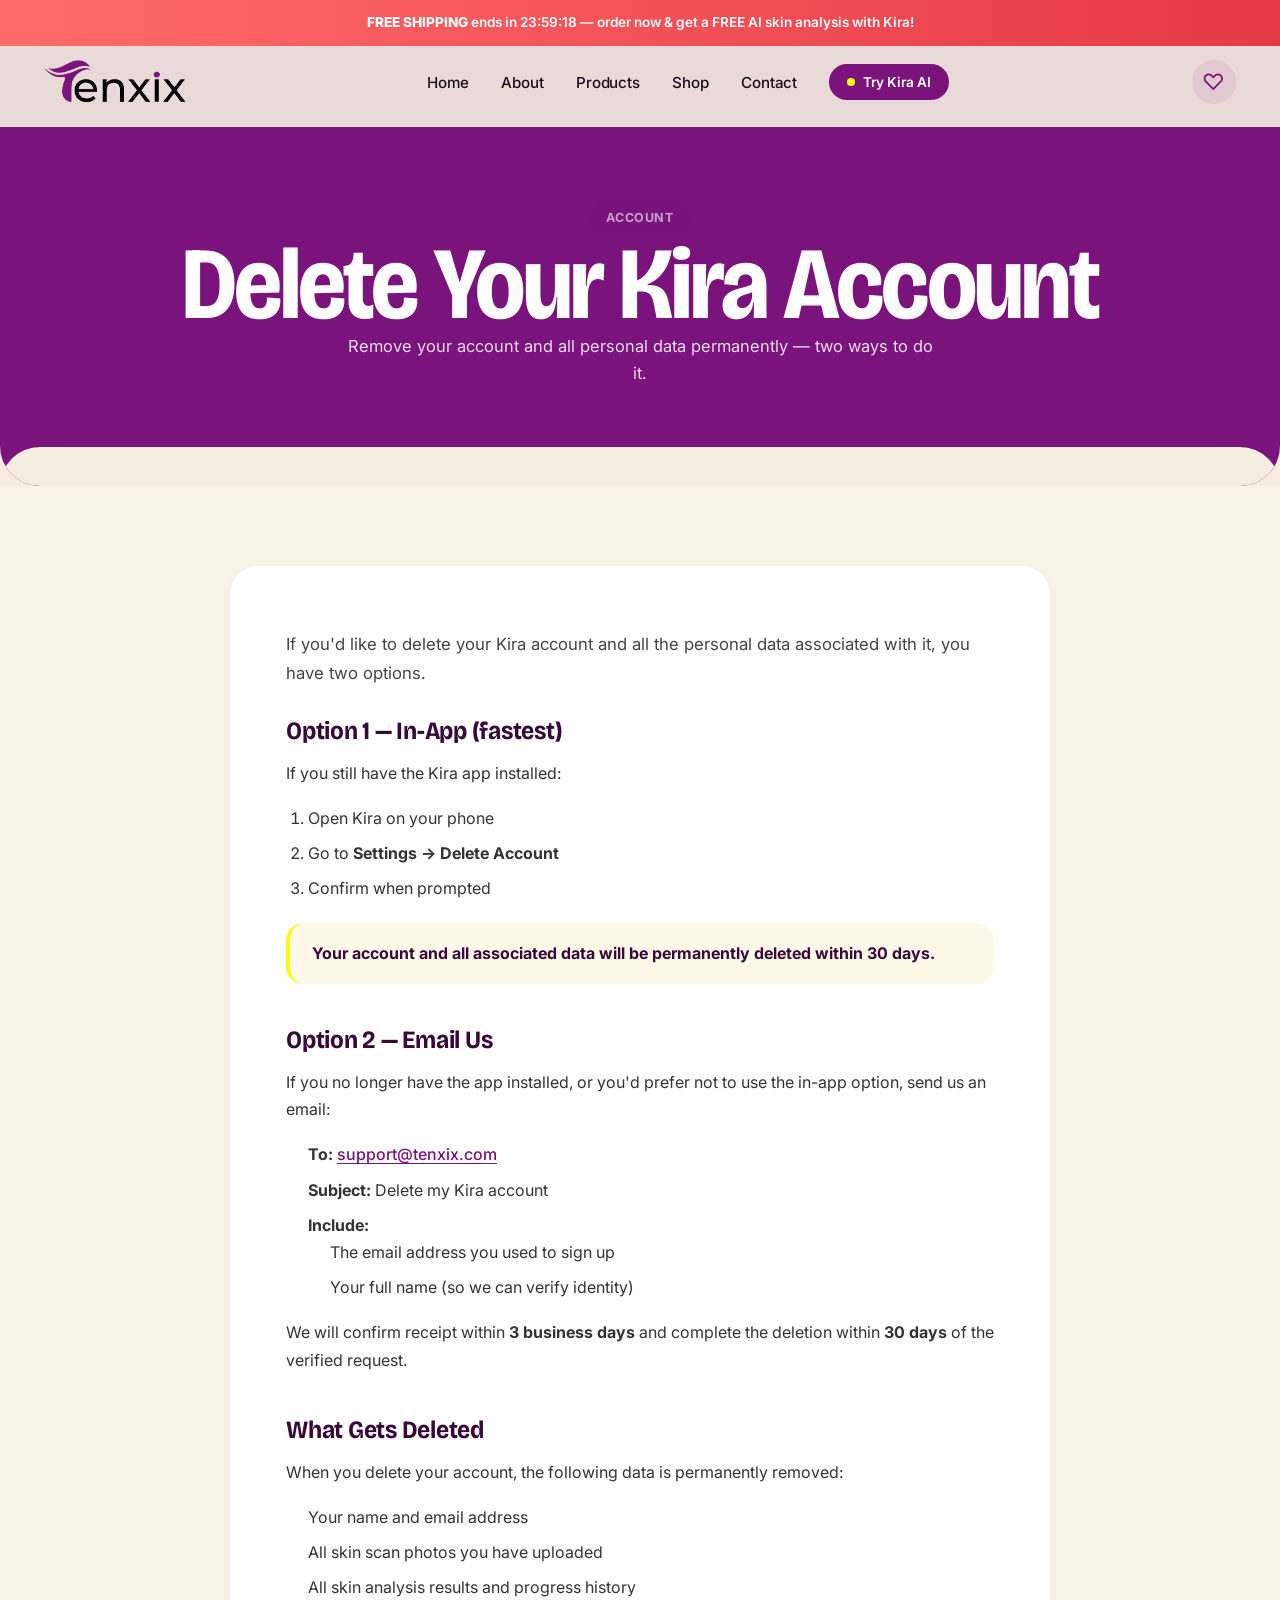
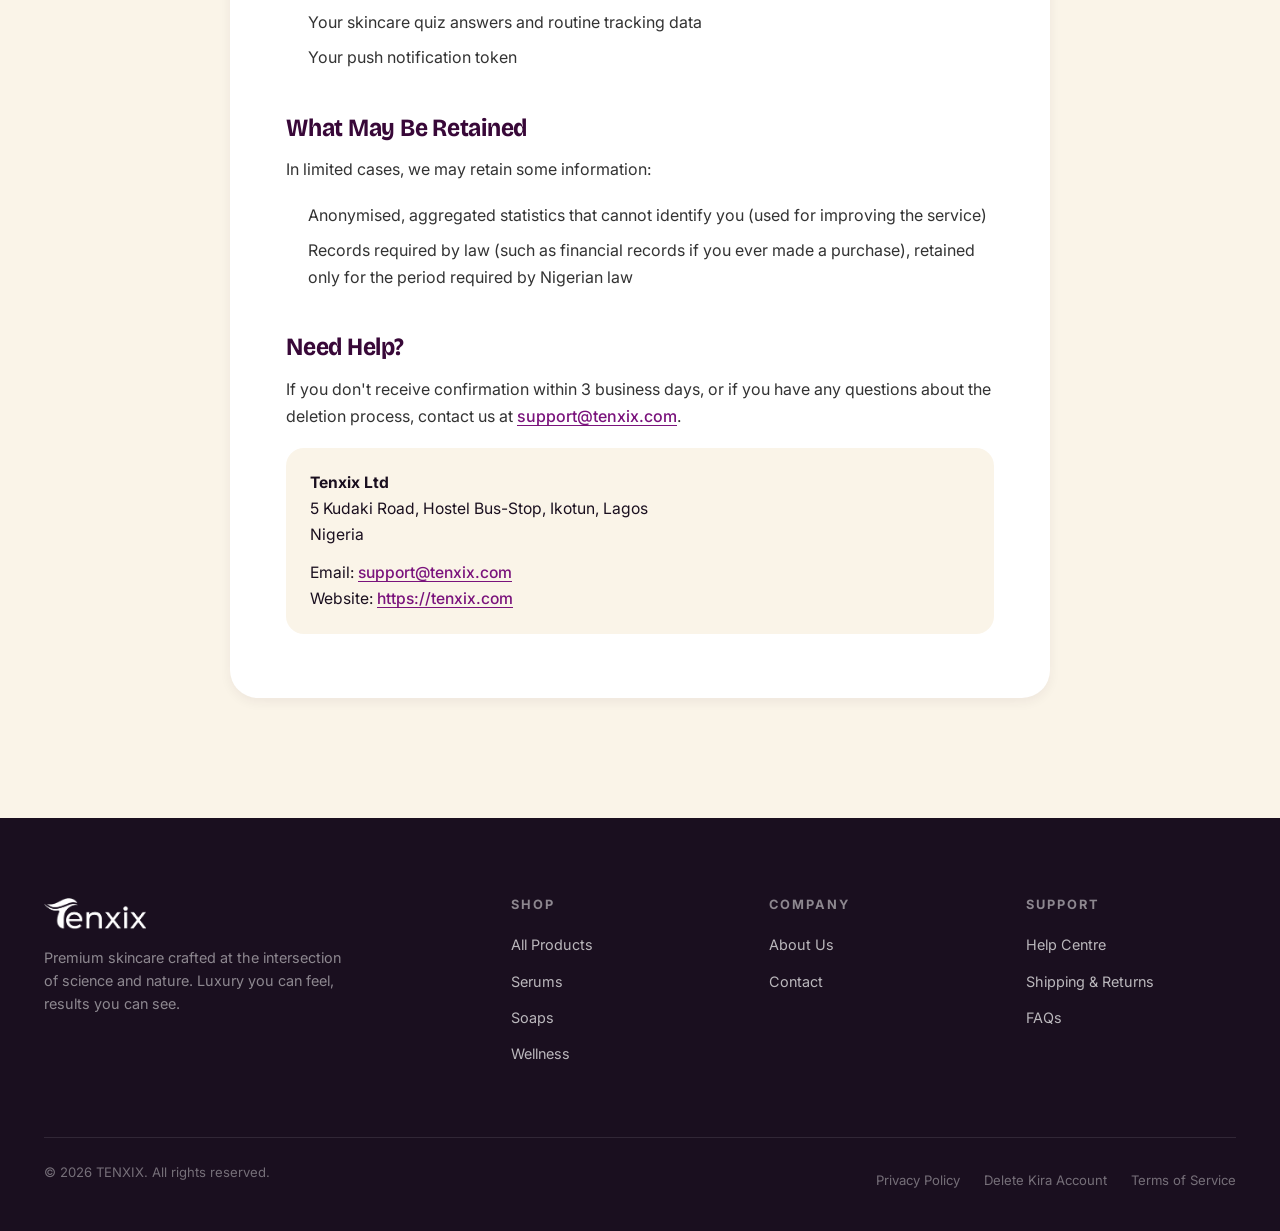
<file: delete-account.html>
<!DOCTYPE html>
<html lang="en">
<head>
  <meta charset="UTF-8">
  <meta name="viewport" content="width=device-width, initial-scale=1.0">
  <title>Delete Your Kira Account — TENXIX</title>
  <meta name="description" content="Delete your Kira account and all personal data associated with it. Use the in-app option, or email us at support@tenxix.com.">
  <link rel="preconnect" href="https://fonts.googleapis.com">
  <link rel="preconnect" href="https://fonts.gstatic.com" crossorigin>
  <link href="https://fonts.googleapis.com/css2?family=Bricolage+Grotesque:opsz,wght@12..96,400;12..96,500;12..96,600;12..96,700;12..96,800&family=Inter:wght@400;500;600;700;800&display=swap" rel="stylesheet">
  <link rel="stylesheet" href="assets/css/styles.css">
</head>
<body>

  <!-- ========== URGENCY BAR ========== -->
  <div class="urgency-bar">
    <strong>FREE SHIPPING</strong> ends in <span class="promo-countdown">23:59:59</span> &mdash; order now &amp; get a FREE AI skin analysis with Kira!
  </div>

  <!-- ========== NAVBAR ========== -->
  <nav class="navbar" style="top:38px;">
    <div class="container">
      <a href="/" class="nav-logo">
        <img src="assets/images/tenxix-logo.png" alt="TENXIX">
      </a>
      <ul class="nav-links">
        <li><a href="/">Home</a></li>
        <li><a href="/about">About</a></li>
        <li><a href="/products">Products</a></li>
        <li><a href="/shop">Shop</a></li>
        <li><a href="/contact">Contact</a></li>
        <li><button class="btn-kira" onclick="openKira()"><span class="pulse-dot"></span> Try Kira AI</button></li>
      </ul>
      <a href="#" class="nav-cart" onclick="openCart(); return false;" aria-label="Open cart">&#9825;<span class="cart-count">0</span></a>
      <button class="hamburger" aria-label="Menu">
        <span></span><span></span><span></span>
      </button>
    </div>
    <div class="nav-quick-actions">
      <a href="/shop" class="nav-quick-btn">Shop Now</a>
      <button class="nav-quick-btn nav-quick-btn-yellow" onclick="openKira()">Try Kira AI &rarr;</button>
    </div>
  </nav>

  <!-- ========== PAGE HEADER ========== -->
  <section class="page-header">
    <div class="container">
      <p class="section-label">Account</p>
      <h1>Delete Your Kira Account</h1>
      <p>Remove your account and all personal data permanently &mdash; two ways to do it.</p>
    </div>
  </section>

  <!-- ========== LEGAL CONTENT ========== -->
  <section class="legal-page">
    <div class="container">
      <div class="legal-content">

        <p class="legal-intro">
          If you'd like to delete your Kira account and all the personal data associated with it,
          you have two options.
        </p>

        <h2>Option 1 &mdash; In-App (fastest)</h2>
        <p>If you still have the Kira app installed:</p>
        <ol>
          <li>Open Kira on your phone</li>
          <li>Go to <strong>Settings &rarr; Delete Account</strong></li>
          <li>Confirm when prompted</li>
        </ol>
        <div class="legal-callout">
          <strong>Your account and all associated data will be permanently deleted within 30 days.</strong>
        </div>

        <h2>Option 2 &mdash; Email Us</h2>
        <p>
          If you no longer have the app installed, or you'd prefer not to use the in-app option,
          send us an email:
        </p>
        <ul>
          <li><strong>To:</strong> <a href="mailto:support@tenxix.com?subject=Delete%20my%20Kira%20account">support@tenxix.com</a></li>
          <li><strong>Subject:</strong> Delete my Kira account</li>
          <li><strong>Include:</strong>
            <ul>
              <li>The email address you used to sign up</li>
              <li>Your full name (so we can verify identity)</li>
            </ul>
          </li>
        </ul>
        <p>
          We will confirm receipt within <strong>3 business days</strong> and complete the deletion within
          <strong>30 days</strong> of the verified request.
        </p>

        <h2>What Gets Deleted</h2>
        <p>When you delete your account, the following data is permanently removed:</p>
        <ul>
          <li>Your name and email address</li>
          <li>All skin scan photos you have uploaded</li>
          <li>All skin analysis results and progress history</li>
          <li>Your skincare quiz answers and routine tracking data</li>
          <li>Your push notification token</li>
        </ul>

        <h2>What May Be Retained</h2>
        <p>In limited cases, we may retain some information:</p>
        <ul>
          <li>Anonymised, aggregated statistics that cannot identify you (used for improving the service)</li>
          <li>
            Records required by law (such as financial records if you ever made a purchase), retained only
            for the period required by Nigerian law
          </li>
        </ul>

        <h2>Need Help?</h2>
        <p>
          If you don't receive confirmation within 3 business days, or if you have any questions about
          the deletion process, contact us at
          <a href="mailto:support@tenxix.com">support@tenxix.com</a>.
        </p>

        <div class="legal-contact-card">
          <p>
            <strong>Tenxix Ltd</strong><br>
            5 Kudaki Road, Hostel Bus-Stop, Ikotun, Lagos<br>
            Nigeria
          </p>
          <p>
            Email: <a href="mailto:support@tenxix.com">support@tenxix.com</a><br>
            Website: <a href="https://tenxix.com">https://tenxix.com</a>
          </p>
        </div>

      </div>
    </div>
  </section>

  <!-- ========== FOOTER ========== -->
  <footer class="footer">
    <div class="container">
      <div class="footer-grid">
        <div class="footer-brand">
          <img src="assets/images/tenxix-logo.png" alt="TENXIX">
          <p>Premium skincare crafted at the intersection of science and nature. Luxury you can feel, results you can see.</p>
        </div>
        <div>
          <h4>Shop</h4>
          <ul>
            <li><a href="/products">All Products</a></li>
            <li><a href="/shop">Serums</a></li>
            <li><a href="/shop">Soaps</a></li>
            <li><a href="/shop">Wellness</a></li>
          </ul>
        </div>
        <div>
          <h4>Company</h4>
          <ul>
            <li><a href="/about">About Us</a></li>
            <li><a href="/contact">Contact</a></li>
          </ul>
        </div>
        <div>
          <h4>Support</h4>
          <ul>
            <li><a href="/contact">Help Centre</a></li>
            <li><a href="#">Shipping &amp; Returns</a></li>
            <li><a href="#">FAQs</a></li>
          </ul>
        </div>
      </div>
      <div class="footer-bottom">
        <p>&copy; 2026 TENXIX. All rights reserved.</p>
        <div class="footer-bottom-links">
          <a href="/privacy-policy">Privacy Policy</a>
          <a href="/delete-account">Delete Kira Account</a>
          <a href="#">Terms of Service</a>
        </div>
      </div>
    </div>
  </footer>

  <!-- Kira AI Modal -->
  <div class="kira-modal-overlay" onclick="closeKira()"></div>
  <div class="kira-modal" role="dialog" aria-label="Kira Skin Analyser">
    <div class="kira-modal-header">
      <div class="kira-modal-title">
        <div class="kira-modal-title-icon">K</div>
        <div class="kira-modal-title-text">
          <h3>Kira &mdash; AI Skin Analyser</h3>
          <p>Africa's smartest skincare advisor</p>
        </div>
      </div>
      <button class="kira-modal-close" onclick="closeKira()" aria-label="Close">&times;</button>
    </div>
    <div class="kira-modal-body">
      <div class="kira-modal-loading">
        <div class="kira-loader"></div>
        <p>Loading Kira&hellip;</p>
      </div>
      <iframe data-src="https://scan.tenxix.com" allow="camera; microphone" title="Kira Skin Analyser"></iframe>
    </div>
  </div>

  <!-- Cart Sidebar -->
  <div class="cart-overlay"></div>
  <div class="cart-sidebar">
    <div class="cart-header">
      <h3>Your Cart (<span class="cart-count-text">0</span>)</h3>
      <button class="cart-close" aria-label="Close cart">&times;</button>
    </div>
    <div class="cart-progress">
      <p class="cart-progress-text">Add <strong>&#8358;<span class="cart-progress-remaining">30,000</span></strong> more for <strong>FREE SHIPPING</strong></p>
      <div class="cart-progress-bar"><div class="cart-progress-fill"></div></div>
    </div>
    <div class="cart-discount-banner">
      <span class="cart-discount-banner-icon">&check;</span>
      Limited Time Discount Auto-Applied
    </div>
    <div class="cart-items"></div>
    <div class="cart-footer">
      <div class="cart-total">
        <span>Subtotal</span>
        <span class="cart-total-amount">&#8358;0</span>
      </div>
      <a href="/checkout" class="btn btn-primary cart-checkout-btn">
        <svg viewBox="0 0 24 24" fill="currentColor"><path d="M18 8h-1V6c0-2.76-2.24-5-5-5S7 3.24 7 6v2H6c-1.1 0-2 .9-2 2v10c0 1.1.9 2 2 2h12c1.1 0 2-.9 2-2V10c0-1.1-.9-2-2-2zm-6 9c-1.1 0-2-.9-2-2s.9-2 2-2 2 .9 2 2-.9 2-2 2zm3.1-9H8.9V6c0-1.71 1.39-3.1 3.1-3.1 1.71 0 3.1 1.39 3.1 3.1v2z"/></svg>
        Secure Checkout
      </a>
      <div class="cart-trust">
        <div class="cart-trust-item">
          <span class="cart-trust-item-icon"><svg viewBox="0 0 24 24" stroke-linecap="round" stroke-linejoin="round"><polygon points="12 2 15.09 8.26 22 9.27 17 14.14 18.18 21.02 12 17.77 5.82 21.02 7 14.14 2 9.27 8.91 8.26 12 2"/></svg></span>
          4.9 Stars<br>50K+ reviews
        </div>
        <div class="cart-trust-item">
          <span class="cart-trust-item-icon"><svg viewBox="0 0 24 24" stroke-linecap="round" stroke-linejoin="round"><path d="M21 12a9 9 0 1 1-3.5-7.1"/><polyline points="21 4 21 12 13 12"/></svg></span>
          30-day<br>guarantee
        </div>
        <div class="cart-trust-item">
          <span class="cart-trust-item-icon"><svg viewBox="0 0 24 24" stroke-linecap="round" stroke-linejoin="round"><rect x="3" y="11" width="18" height="11" rx="2"/><path d="M7 11V7a5 5 0 0 1 10 0v4"/></svg></span>
          Secure<br>checkout
        </div>
      </div>
    </div>
  </div>

  <script src="assets/js/main.js"></script>
  <script src="assets/js/erp-bridge.js"></script>
  <script src="assets/js/promo-countdown.js"></script>
</body>
</html>
</file>
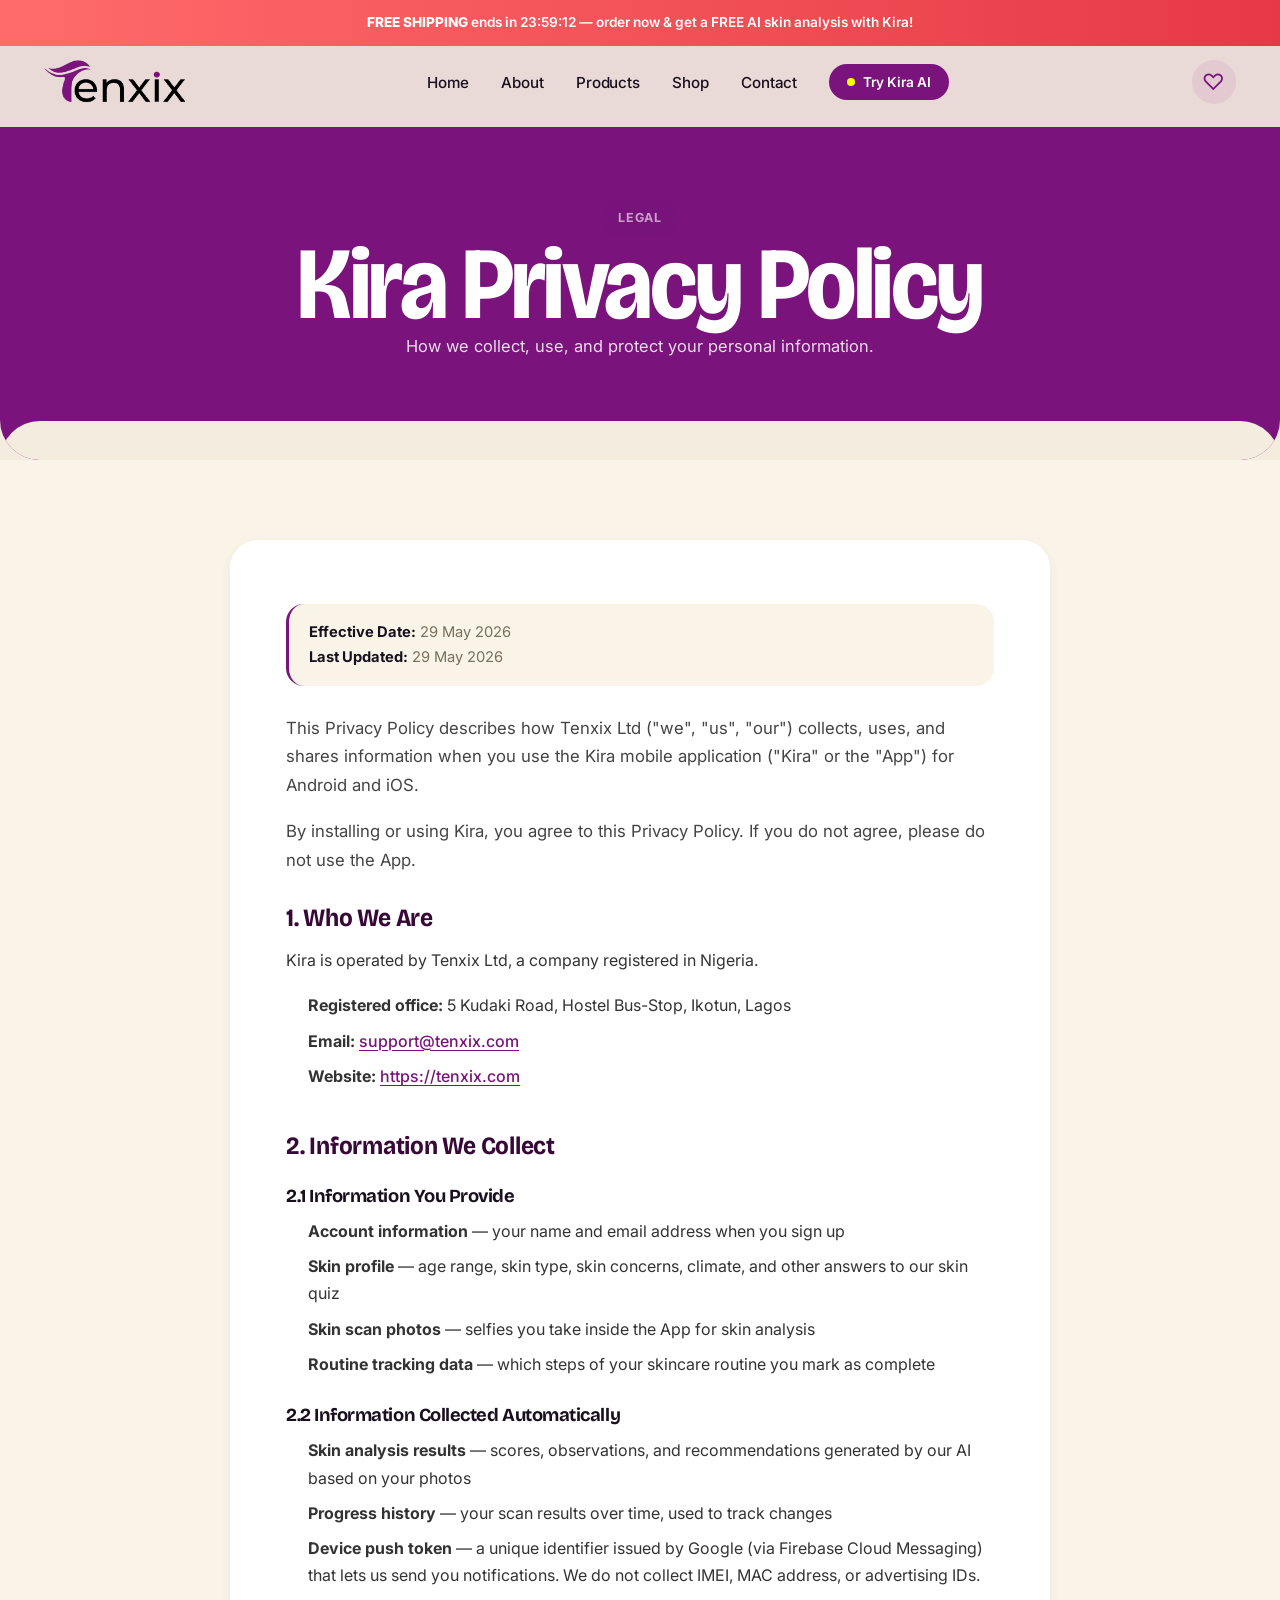
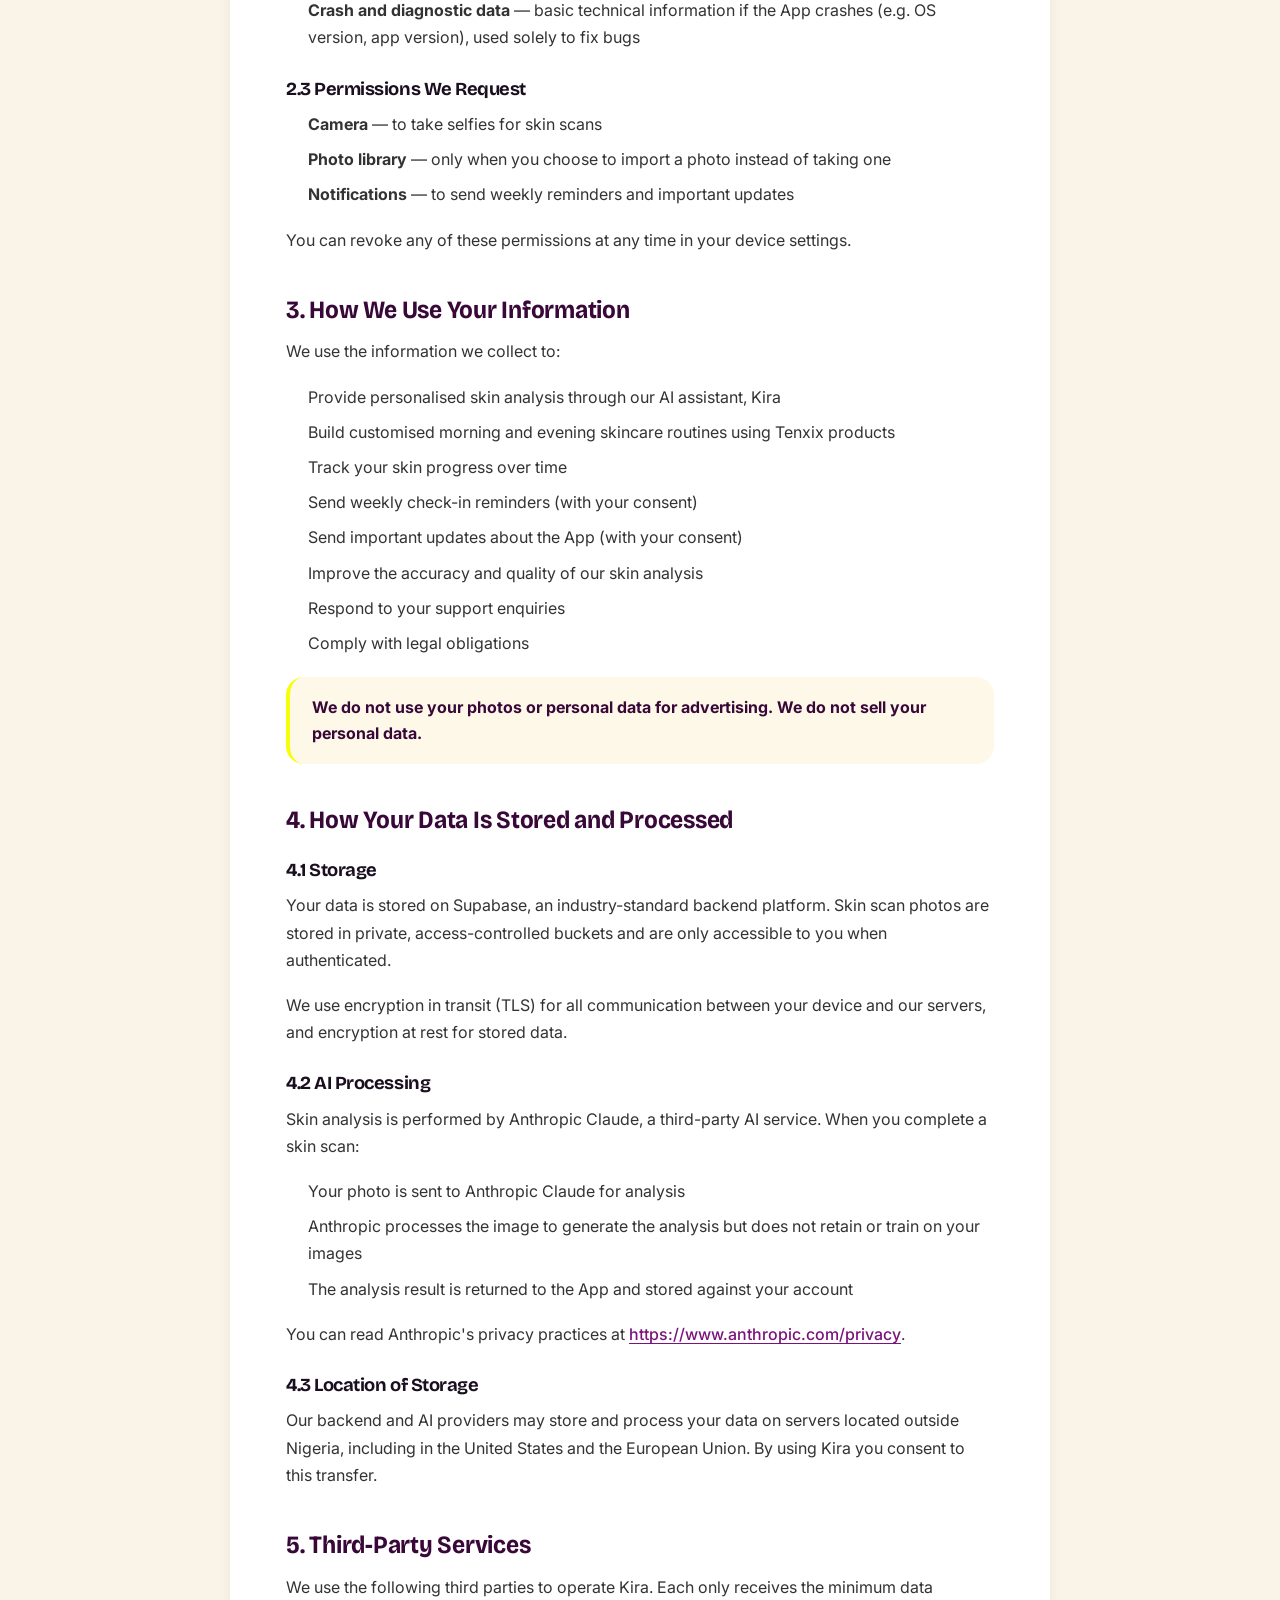
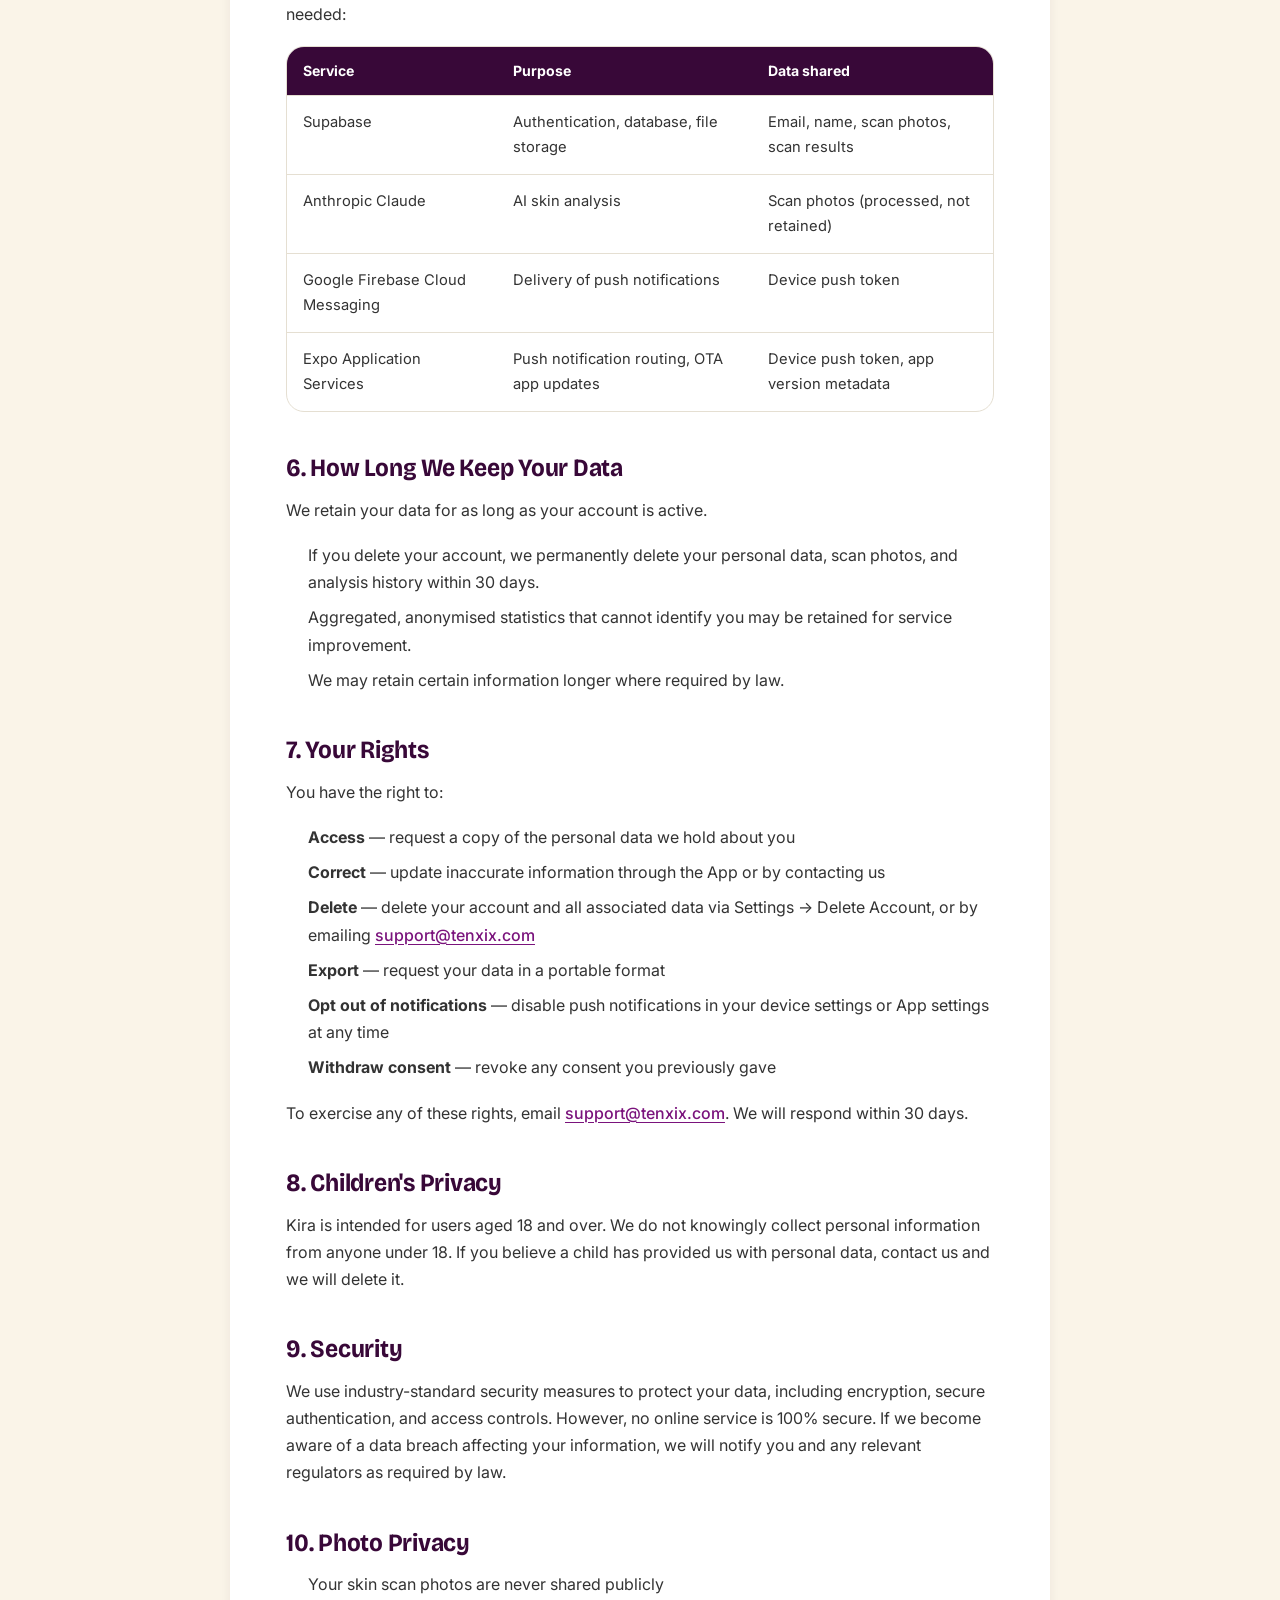
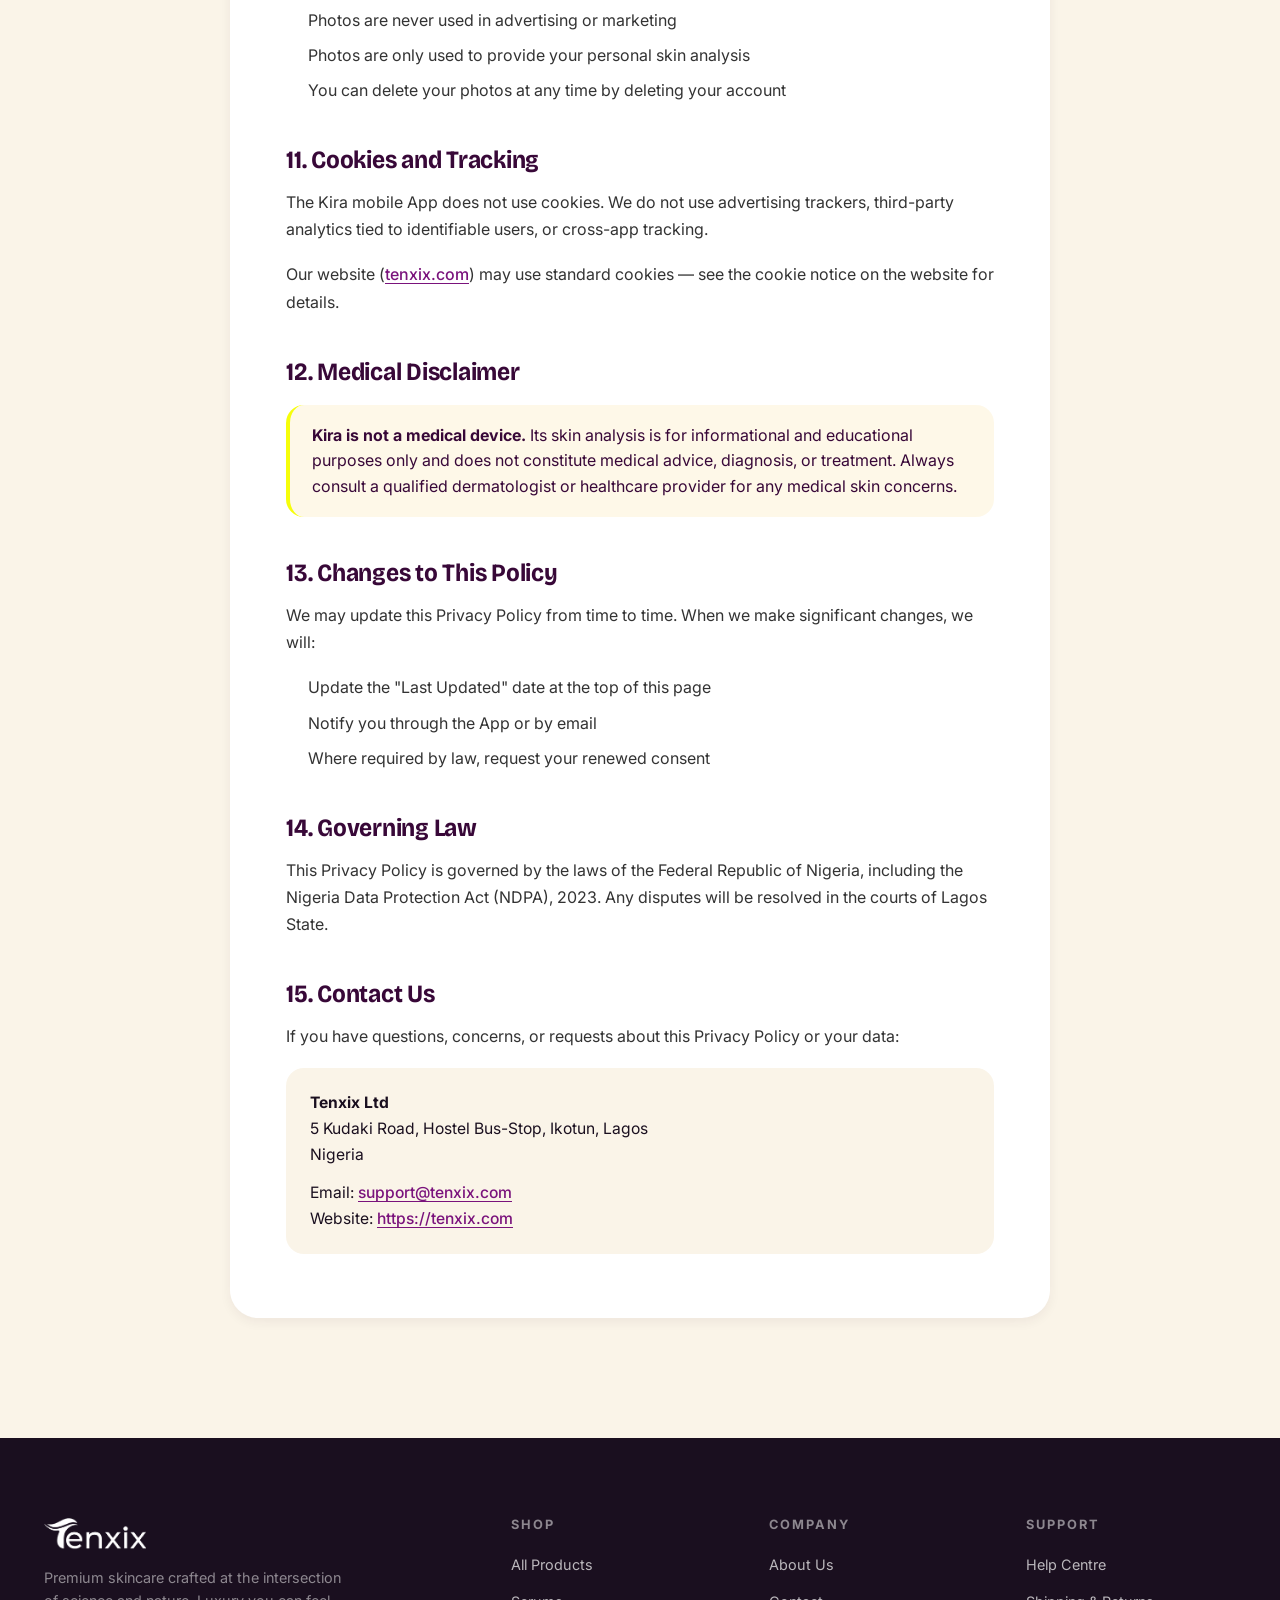
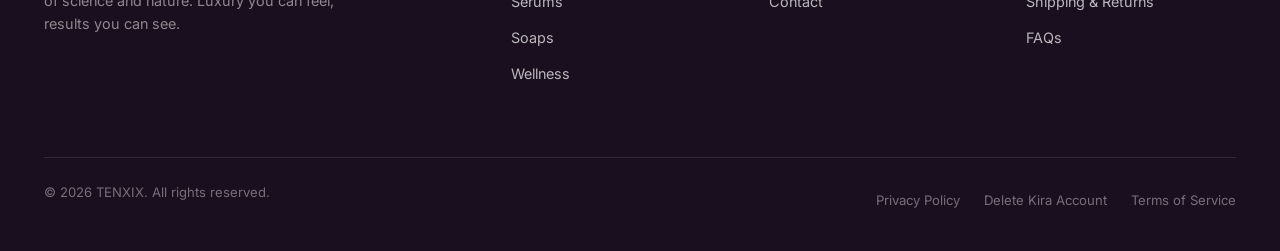
<file: privacy-policy.html>
<!DOCTYPE html>
<html lang="en">
<head>
  <meta charset="UTF-8">
  <meta name="viewport" content="width=device-width, initial-scale=1.0">
  <title>Privacy Policy — Kira by TENXIX</title>
  <meta name="description" content="Privacy Policy for the Kira mobile application by Tenxix Ltd. Learn how we collect, use, and protect your personal information.">
  <link rel="preconnect" href="https://fonts.googleapis.com">
  <link rel="preconnect" href="https://fonts.gstatic.com" crossorigin>
  <link href="https://fonts.googleapis.com/css2?family=Bricolage+Grotesque:opsz,wght@12..96,400;12..96,500;12..96,600;12..96,700;12..96,800&family=Inter:wght@400;500;600;700;800&display=swap" rel="stylesheet">
  <link rel="stylesheet" href="assets/css/styles.css">
</head>
<body>

  <!-- ========== URGENCY BAR ========== -->
  <div class="urgency-bar">
    <strong>FREE SHIPPING</strong> ends in <span class="promo-countdown">23:59:59</span> &mdash; order now &amp; get a FREE AI skin analysis with Kira!
  </div>

  <!-- ========== NAVBAR ========== -->
  <nav class="navbar" style="top:38px;">
    <div class="container">
      <a href="/" class="nav-logo">
        <img src="assets/images/tenxix-logo.png" alt="TENXIX">
      </a>
      <ul class="nav-links">
        <li><a href="/">Home</a></li>
        <li><a href="/about">About</a></li>
        <li><a href="/products">Products</a></li>
        <li><a href="/shop">Shop</a></li>
        <li><a href="/contact">Contact</a></li>
        <li><button class="btn-kira" onclick="openKira()"><span class="pulse-dot"></span> Try Kira AI</button></li>
      </ul>
      <a href="#" class="nav-cart" onclick="openCart(); return false;" aria-label="Open cart">&#9825;<span class="cart-count">0</span></a>
      <button class="hamburger" aria-label="Menu">
        <span></span><span></span><span></span>
      </button>
    </div>
    <div class="nav-quick-actions">
      <a href="/shop" class="nav-quick-btn">Shop Now</a>
      <button class="nav-quick-btn nav-quick-btn-yellow" onclick="openKira()">Try Kira AI &rarr;</button>
    </div>
  </nav>

  <!-- ========== PAGE HEADER ========== -->
  <section class="page-header">
    <div class="container">
      <p class="section-label">Legal</p>
      <h1>Kira Privacy Policy</h1>
      <p>How we collect, use, and protect your personal information.</p>
    </div>
  </section>

  <!-- ========== LEGAL CONTENT ========== -->
  <section class="legal-page">
    <div class="container">
      <div class="legal-content">

        <p class="legal-dates">
          <strong>Effective Date:</strong> 29 May 2026<br>
          <strong>Last Updated:</strong> 29 May 2026
        </p>

        <p class="legal-intro">
          This Privacy Policy describes how Tenxix Ltd ("we", "us", "our") collects, uses, and shares
          information when you use the Kira mobile application ("Kira" or the "App") for Android and iOS.
        </p>

        <p class="legal-intro">
          By installing or using Kira, you agree to this Privacy Policy. If you do not agree, please do not use the App.
        </p>

        <h2>1. Who We Are</h2>
        <p>Kira is operated by Tenxix Ltd, a company registered in Nigeria.</p>
        <ul>
          <li><strong>Registered office:</strong> 5 Kudaki Road, Hostel Bus-Stop, Ikotun, Lagos</li>
          <li><strong>Email:</strong> <a href="mailto:support@tenxix.com">support@tenxix.com</a></li>
          <li><strong>Website:</strong> <a href="https://tenxix.com">https://tenxix.com</a></li>
        </ul>

        <h2>2. Information We Collect</h2>

        <h3>2.1 Information You Provide</h3>
        <ul>
          <li><strong>Account information</strong> &mdash; your name and email address when you sign up</li>
          <li><strong>Skin profile</strong> &mdash; age range, skin type, skin concerns, climate, and other answers to our skin quiz</li>
          <li><strong>Skin scan photos</strong> &mdash; selfies you take inside the App for skin analysis</li>
          <li><strong>Routine tracking data</strong> &mdash; which steps of your skincare routine you mark as complete</li>
        </ul>

        <h3>2.2 Information Collected Automatically</h3>
        <ul>
          <li><strong>Skin analysis results</strong> &mdash; scores, observations, and recommendations generated by our AI based on your photos</li>
          <li><strong>Progress history</strong> &mdash; your scan results over time, used to track changes</li>
          <li><strong>Device push token</strong> &mdash; a unique identifier issued by Google (via Firebase Cloud Messaging) that lets us send you notifications. We do not collect IMEI, MAC address, or advertising IDs.</li>
          <li><strong>Crash and diagnostic data</strong> &mdash; basic technical information if the App crashes (e.g. OS version, app version), used solely to fix bugs</li>
        </ul>

        <h3>2.3 Permissions We Request</h3>
        <ul>
          <li><strong>Camera</strong> &mdash; to take selfies for skin scans</li>
          <li><strong>Photo library</strong> &mdash; only when you choose to import a photo instead of taking one</li>
          <li><strong>Notifications</strong> &mdash; to send weekly reminders and important updates</li>
        </ul>
        <p>You can revoke any of these permissions at any time in your device settings.</p>

        <h2>3. How We Use Your Information</h2>
        <p>We use the information we collect to:</p>
        <ul>
          <li>Provide personalised skin analysis through our AI assistant, Kira</li>
          <li>Build customised morning and evening skincare routines using Tenxix products</li>
          <li>Track your skin progress over time</li>
          <li>Send weekly check-in reminders (with your consent)</li>
          <li>Send important updates about the App (with your consent)</li>
          <li>Improve the accuracy and quality of our skin analysis</li>
          <li>Respond to your support enquiries</li>
          <li>Comply with legal obligations</li>
        </ul>
        <div class="legal-callout">
          <strong>We do not use your photos or personal data for advertising. We do not sell your personal data.</strong>
        </div>

        <h2>4. How Your Data Is Stored and Processed</h2>

        <h3>4.1 Storage</h3>
        <p>
          Your data is stored on Supabase, an industry-standard backend platform. Skin scan photos are
          stored in private, access-controlled buckets and are only accessible to you when authenticated.
        </p>
        <p>
          We use encryption in transit (TLS) for all communication between your device and our servers,
          and encryption at rest for stored data.
        </p>

        <h3>4.2 AI Processing</h3>
        <p>
          Skin analysis is performed by Anthropic Claude, a third-party AI service. When you complete a skin scan:
        </p>
        <ul>
          <li>Your photo is sent to Anthropic Claude for analysis</li>
          <li>Anthropic processes the image to generate the analysis but does not retain or train on your images</li>
          <li>The analysis result is returned to the App and stored against your account</li>
        </ul>
        <p>
          You can read Anthropic's privacy practices at
          <a href="https://www.anthropic.com/privacy" target="_blank" rel="noopener">https://www.anthropic.com/privacy</a>.
        </p>

        <h3>4.3 Location of Storage</h3>
        <p>
          Our backend and AI providers may store and process your data on servers located outside Nigeria,
          including in the United States and the European Union. By using Kira you consent to this transfer.
        </p>

        <h2>5. Third-Party Services</h2>
        <p>We use the following third parties to operate Kira. Each only receives the minimum data needed:</p>
        <div class="legal-table-wrap">
          <table class="legal-table">
            <thead>
              <tr>
                <th>Service</th>
                <th>Purpose</th>
                <th>Data shared</th>
              </tr>
            </thead>
            <tbody>
              <tr>
                <td>Supabase</td>
                <td>Authentication, database, file storage</td>
                <td>Email, name, scan photos, scan results</td>
              </tr>
              <tr>
                <td>Anthropic Claude</td>
                <td>AI skin analysis</td>
                <td>Scan photos (processed, not retained)</td>
              </tr>
              <tr>
                <td>Google Firebase Cloud Messaging</td>
                <td>Delivery of push notifications</td>
                <td>Device push token</td>
              </tr>
              <tr>
                <td>Expo Application Services</td>
                <td>Push notification routing, OTA app updates</td>
                <td>Device push token, app version metadata</td>
              </tr>
            </tbody>
          </table>
        </div>

        <h2>6. How Long We Keep Your Data</h2>
        <p>We retain your data for as long as your account is active.</p>
        <ul>
          <li>If you delete your account, we permanently delete your personal data, scan photos, and analysis history within 30 days.</li>
          <li>Aggregated, anonymised statistics that cannot identify you may be retained for service improvement.</li>
          <li>We may retain certain information longer where required by law.</li>
        </ul>

        <h2>7. Your Rights</h2>
        <p>You have the right to:</p>
        <ul>
          <li><strong>Access</strong> &mdash; request a copy of the personal data we hold about you</li>
          <li><strong>Correct</strong> &mdash; update inaccurate information through the App or by contacting us</li>
          <li><strong>Delete</strong> &mdash; delete your account and all associated data via Settings &rarr; Delete Account, or by emailing <a href="mailto:support@tenxix.com">support@tenxix.com</a></li>
          <li><strong>Export</strong> &mdash; request your data in a portable format</li>
          <li><strong>Opt out of notifications</strong> &mdash; disable push notifications in your device settings or App settings at any time</li>
          <li><strong>Withdraw consent</strong> &mdash; revoke any consent you previously gave</li>
        </ul>
        <p>
          To exercise any of these rights, email
          <a href="mailto:support@tenxix.com">support@tenxix.com</a>. We will respond within 30 days.
        </p>

        <h2>8. Children's Privacy</h2>
        <p>
          Kira is intended for users aged 18 and over. We do not knowingly collect personal information from
          anyone under 18. If you believe a child has provided us with personal data, contact us and we will delete it.
        </p>

        <h2>9. Security</h2>
        <p>
          We use industry-standard security measures to protect your data, including encryption, secure
          authentication, and access controls. However, no online service is 100% secure. If we become aware
          of a data breach affecting your information, we will notify you and any relevant regulators as
          required by law.
        </p>

        <h2>10. Photo Privacy</h2>
        <ul>
          <li>Your skin scan photos are never shared publicly</li>
          <li>Photos are never used in advertising or marketing</li>
          <li>Photos are only used to provide your personal skin analysis</li>
          <li>You can delete your photos at any time by deleting your account</li>
        </ul>

        <h2>11. Cookies and Tracking</h2>
        <p>
          The Kira mobile App does not use cookies. We do not use advertising trackers, third-party
          analytics tied to identifiable users, or cross-app tracking.
        </p>
        <p>
          Our website (<a href="https://tenxix.com">tenxix.com</a>) may use standard cookies &mdash; see the
          cookie notice on the website for details.
        </p>

        <h2>12. Medical Disclaimer</h2>
        <div class="legal-callout">
          <strong>Kira is not a medical device.</strong> Its skin analysis is for informational and educational
          purposes only and does not constitute medical advice, diagnosis, or treatment. Always consult a qualified
          dermatologist or healthcare provider for any medical skin concerns.
        </div>

        <h2>13. Changes to This Policy</h2>
        <p>We may update this Privacy Policy from time to time. When we make significant changes, we will:</p>
        <ul>
          <li>Update the "Last Updated" date at the top of this page</li>
          <li>Notify you through the App or by email</li>
          <li>Where required by law, request your renewed consent</li>
        </ul>

        <h2>14. Governing Law</h2>
        <p>
          This Privacy Policy is governed by the laws of the Federal Republic of Nigeria, including the
          Nigeria Data Protection Act (NDPA), 2023. Any disputes will be resolved in the courts of Lagos State.
        </p>

        <h2>15. Contact Us</h2>
        <p>If you have questions, concerns, or requests about this Privacy Policy or your data:</p>
        <div class="legal-contact-card">
          <p>
            <strong>Tenxix Ltd</strong><br>
            5 Kudaki Road, Hostel Bus-Stop, Ikotun, Lagos<br>
            Nigeria
          </p>
          <p>
            Email: <a href="mailto:support@tenxix.com">support@tenxix.com</a><br>
            Website: <a href="https://tenxix.com">https://tenxix.com</a>
          </p>
        </div>

      </div>
    </div>
  </section>

  <!-- ========== FOOTER ========== -->
  <footer class="footer">
    <div class="container">
      <div class="footer-grid">
        <div class="footer-brand">
          <img src="assets/images/tenxix-logo.png" alt="TENXIX">
          <p>Premium skincare crafted at the intersection of science and nature. Luxury you can feel, results you can see.</p>
        </div>
        <div>
          <h4>Shop</h4>
          <ul>
            <li><a href="/products">All Products</a></li>
            <li><a href="/shop">Serums</a></li>
            <li><a href="/shop">Soaps</a></li>
            <li><a href="/shop">Wellness</a></li>
          </ul>
        </div>
        <div>
          <h4>Company</h4>
          <ul>
            <li><a href="/about">About Us</a></li>
            <li><a href="/contact">Contact</a></li>
          </ul>
        </div>
        <div>
          <h4>Support</h4>
          <ul>
            <li><a href="/contact">Help Centre</a></li>
            <li><a href="#">Shipping &amp; Returns</a></li>
            <li><a href="#">FAQs</a></li>
          </ul>
        </div>
      </div>
      <div class="footer-bottom">
        <p>&copy; 2026 TENXIX. All rights reserved.</p>
        <div class="footer-bottom-links">
          <a href="/privacy-policy">Privacy Policy</a>
          <a href="/delete-account">Delete Kira Account</a>
          <a href="#">Terms of Service</a>
        </div>
      </div>
    </div>
  </footer>

  <!-- Kira AI Modal -->
  <div class="kira-modal-overlay" onclick="closeKira()"></div>
  <div class="kira-modal" role="dialog" aria-label="Kira Skin Analyser">
    <div class="kira-modal-header">
      <div class="kira-modal-title">
        <div class="kira-modal-title-icon">K</div>
        <div class="kira-modal-title-text">
          <h3>Kira &mdash; AI Skin Analyser</h3>
          <p>Africa's smartest skincare advisor</p>
        </div>
      </div>
      <button class="kira-modal-close" onclick="closeKira()" aria-label="Close">&times;</button>
    </div>
    <div class="kira-modal-body">
      <div class="kira-modal-loading">
        <div class="kira-loader"></div>
        <p>Loading Kira&hellip;</p>
      </div>
      <iframe data-src="https://scan.tenxix.com" allow="camera; microphone" title="Kira Skin Analyser"></iframe>
    </div>
  </div>

  <!-- Cart Sidebar -->
  <div class="cart-overlay"></div>
  <div class="cart-sidebar">
    <div class="cart-header">
      <h3>Your Cart (<span class="cart-count-text">0</span>)</h3>
      <button class="cart-close" aria-label="Close cart">&times;</button>
    </div>
    <div class="cart-progress">
      <p class="cart-progress-text">Add <strong>&#8358;<span class="cart-progress-remaining">30,000</span></strong> more for <strong>FREE SHIPPING</strong></p>
      <div class="cart-progress-bar"><div class="cart-progress-fill"></div></div>
    </div>
    <div class="cart-discount-banner">
      <span class="cart-discount-banner-icon">&check;</span>
      Limited Time Discount Auto-Applied
    </div>
    <div class="cart-items"></div>
    <div class="cart-footer">
      <div class="cart-total">
        <span>Subtotal</span>
        <span class="cart-total-amount">&#8358;0</span>
      </div>
      <a href="/checkout" class="btn btn-primary cart-checkout-btn">
        <svg viewBox="0 0 24 24" fill="currentColor"><path d="M18 8h-1V6c0-2.76-2.24-5-5-5S7 3.24 7 6v2H6c-1.1 0-2 .9-2 2v10c0 1.1.9 2 2 2h12c1.1 0 2-.9 2-2V10c0-1.1-.9-2-2-2zm-6 9c-1.1 0-2-.9-2-2s.9-2 2-2 2 .9 2 2-.9 2-2 2zm3.1-9H8.9V6c0-1.71 1.39-3.1 3.1-3.1 1.71 0 3.1 1.39 3.1 3.1v2z"/></svg>
        Secure Checkout
      </a>
      <div class="cart-trust">
        <div class="cart-trust-item">
          <span class="cart-trust-item-icon"><svg viewBox="0 0 24 24" stroke-linecap="round" stroke-linejoin="round"><polygon points="12 2 15.09 8.26 22 9.27 17 14.14 18.18 21.02 12 17.77 5.82 21.02 7 14.14 2 9.27 8.91 8.26 12 2"/></svg></span>
          4.9 Stars<br>50K+ reviews
        </div>
        <div class="cart-trust-item">
          <span class="cart-trust-item-icon"><svg viewBox="0 0 24 24" stroke-linecap="round" stroke-linejoin="round"><path d="M21 12a9 9 0 1 1-3.5-7.1"/><polyline points="21 4 21 12 13 12"/></svg></span>
          30-day<br>guarantee
        </div>
        <div class="cart-trust-item">
          <span class="cart-trust-item-icon"><svg viewBox="0 0 24 24" stroke-linecap="round" stroke-linejoin="round"><rect x="3" y="11" width="18" height="11" rx="2"/><path d="M7 11V7a5 5 0 0 1 10 0v4"/></svg></span>
          Secure<br>checkout
        </div>
      </div>
    </div>
  </div>

  <script src="assets/js/main.js"></script>
  <script src="assets/js/erp-bridge.js"></script>
  <script src="assets/js/promo-countdown.js"></script>
</body>
</html>
</file>
<file: assets/css/styles.css>
/* ============================================
   TENXIX — Premium Skincare Brand
   Global Stylesheet
   ============================================ */

/* ---------- Reset & Base ---------- */
*, *::before, *::after {
  margin: 0;
  padding: 0;
  box-sizing: border-box;
}

:root {
  --purple: #7a137c;
  --purple-light: #a728a9;
  --purple-dark: #5a0d5c;
  --purple-deep: #380838;
  --black: #1A0F1F;
  --cream: #F4ECDF;
  --cream-light: #FAF4E8;
  --cream-dark: #E8DDC9;
  --white: #FFFFFF;
  --yellow: #f6fe0a;
  --yellow-soft: #fcfeb3;
  --gray: #E5DFD2;
  --gray-light: #F0EADC;
  --gray-dark: #7A6F5C;
  --font-heading: 'Bricolage Grotesque', sans-serif;
  --font-body: 'Inter', sans-serif;
  --max-width: 1240px;
  --transition: 0.3s cubic-bezier(0.4, 0, 0.2, 1);
  --radius-sm: 12px;
  --radius: 18px;
  --radius-lg: 28px;
  --radius-xl: 40px;
  --shadow-sm: 0 4px 12px rgba(56, 8, 56,0.06);
  --shadow: 0 10px 35px rgba(56, 8, 56,0.08);
  --shadow-lg: 0 25px 70px rgba(56, 8, 56,0.12);
}

html {
  scroll-behavior: smooth;
}

body {
  font-family: var(--font-body);
  background: var(--cream);
  color: var(--black);
  line-height: 1.6;
  font-size: 16.5px;
  -webkit-font-smoothing: antialiased;
}

a {
  text-decoration: none;
  color: inherit;
  transition: color var(--transition);
}

ul { list-style: none; }
img { max-width: 100%; display: block; }

.container {
  max-width: var(--max-width);
  margin: 0 auto;
  padding: 0 24px;
}

/* ---------- Typography ---------- */
h1, h2, h3, h4 {
  font-family: var(--font-heading);
  font-weight: 700;
  line-height: 1.05;
  letter-spacing: -0.025em;
  font-stretch: 100%;
}

h1 { font-size: clamp(3.2rem, 8vw, 7rem); font-weight: 700; font-stretch: 90%; line-height: 0.95; }
h2 { font-size: clamp(2.4rem, 5.5vw, 4.4rem); font-weight: 700; font-stretch: 92%; line-height: 1; }
h3 { font-size: clamp(1.5rem, 2.6vw, 2rem); font-weight: 700; }
h4 { font-size: 1.25rem; font-weight: 700; }

p { margin-bottom: 1rem; }

.section-label {
  display: inline-block;
  font-family: var(--font-body);
  text-transform: uppercase;
  letter-spacing: 0.05em;
  font-size: 0.78rem;
  color: var(--purple);
  margin-bottom: 18px;
  font-weight: 700;
  background: rgba(122, 19, 124,0.1);
  padding: 8px 16px;
  border-radius: 999px;
}

.section-title {
  margin-bottom: 20px;
}

.section-subtitle {
  color: var(--gray-dark);
  max-width: 600px;
  margin-bottom: 40px;
}

/* ---------- Buttons ---------- */
.btn {
  display: inline-flex;
  align-items: center;
  justify-content: center;
  gap: 8px;
  padding: 18px 36px;
  font-family: var(--font-body);
  font-size: 1rem;
  font-weight: 600;
  letter-spacing: -0.005em;
  text-transform: none;
  border: none;
  border-radius: 999px;
  cursor: pointer;
  transition: all var(--transition);
  white-space: nowrap;
}

.btn-primary {
  background: var(--purple);
  color: #fff;
  box-shadow: 0 4px 0 var(--purple-deep);
}
.btn-primary:hover {
  background: var(--purple-dark);
  transform: translateY(-2px);
  box-shadow: 0 6px 0 var(--purple-deep);
}
.btn-primary:active {
  transform: translateY(2px);
  box-shadow: 0 0 0 var(--purple-deep);
}

.btn-outline {
  background: transparent;
  color: var(--purple);
  border: 2px solid var(--purple);
}
.btn-outline:hover {
  background: var(--purple);
  color: #fff;
}

.btn-dark {
  background: var(--black);
  color: #fff;
}
.btn-dark:hover {
  background: #222;
  transform: translateY(-2px);
}

.btn-white {
  background: #fff;
  color: var(--purple);
  box-shadow: 0 4px 0 rgba(0,0,0,0.15);
}
.btn-white:hover {
  background: var(--cream-light);
  transform: translateY(-2px);
  box-shadow: 0 6px 0 rgba(0,0,0,0.18);
}

.btn-yellow {
  background: var(--yellow);
  color: var(--purple-deep);
  box-shadow: 0 4px 0 #b4ba07;
}
.btn-yellow:hover {
  background: #dbe308;
  transform: translateY(-2px);
  box-shadow: 0 6px 0 #b4ba07;
}

/* ---------- Navigation ---------- */
.navbar {
  position: fixed;
  top: 0;
  left: 0;
  width: 100%;
  z-index: 1000;
  background: rgba(244, 236, 223, 0.92);
  backdrop-filter: blur(20px);
  border-bottom: 1px solid transparent;
  transition: border-color var(--transition), box-shadow var(--transition), background var(--transition);
}
.navbar.scrolled {
  background: rgba(244, 236, 223, 0.98);
  border-bottom-color: rgba(122, 19, 124,0.1);
}

.navbar .container {
  display: flex;
  align-items: center;
  justify-content: space-between;
  height: 88px;
  padding-top: 16px;
  padding-bottom: 16px;
}

.nav-logo {
  display: flex;
  align-items: center;
  flex-shrink: 0;
  height: 100%;
}
.nav-logo img {
  height: auto;
  max-height: 44px;
  width: auto;
  max-width: 160px;
  object-fit: contain;
  display: block;
}

.nav-links {
  display: flex;
  gap: 32px;
  align-items: center;
}

.nav-links a {
  font-size: 0.95rem;
  font-weight: 500;
  letter-spacing: -0.005em;
  text-transform: none;
  color: var(--black);
  position: relative;
}
.nav-links a::after {
  content: '';
  position: absolute;
  bottom: -4px;
  left: 0;
  width: 0;
  height: 1.5px;
  background: var(--purple);
  transition: width var(--transition);
}
.nav-links a:hover::after,
.nav-links a.active::after {
  width: 100%;
}
.nav-links a:hover,
.nav-links a.active {
  color: var(--purple);
}

.nav-cart {
  position: relative;
  font-size: 1.4rem;
  display: flex;
  align-items: center;
  justify-content: center;
  width: 44px;
  height: 44px;
  border-radius: 50%;
  color: var(--purple);
  background: rgba(122, 19, 124,0.08);
  flex-shrink: 0;
  transition: background var(--transition);
}
.nav-cart:hover { background: rgba(122, 19, 124,0.15); }
.cart-count {
  position: absolute;
  top: -2px;
  right: -2px;
  background: var(--purple);
  color: #fff;
  font-size: 0.65rem;
  min-width: 18px;
  height: 18px;
  padding: 0 4px;
  border-radius: 999px;
  display: flex;
  align-items: center;
  justify-content: center;
  font-weight: 700;
  border: 2px solid var(--cream);
}

/* Quick-action row in mobile navbar (Shop / Try Kira) */
.nav-quick-actions {
  display: none;
  grid-template-columns: 1fr 1fr;
  gap: 0;
  border-top: 1px solid rgba(122, 19, 124,0.1);
}
.nav-quick-btn {
  display: flex;
  align-items: center;
  justify-content: center;
  padding: 14px 16px;
  font-family: var(--font-body);
  font-weight: 700;
  font-size: 0.92rem;
  background: var(--purple);
  color: #fff;
  border: none;
  cursor: pointer;
  text-decoration: none;
  transition: filter var(--transition);
  letter-spacing: 0.01em;
}
.nav-quick-btn:hover { filter: brightness(1.1); }
.nav-quick-btn-yellow {
  background: var(--yellow);
  color: var(--purple-deep);
}
.nav-quick-btn-yellow:hover { background: #dbe308; }

/* Hamburger */
.hamburger {
  display: none;
  flex-direction: column;
  gap: 5px;
  cursor: pointer;
  background: none;
  border: none;
  padding: 4px;
}
.hamburger span {
  width: 24px;
  height: 2px;
  background: var(--black);
  transition: all var(--transition);
}
.hamburger.open span:nth-child(1) {
  transform: rotate(45deg) translate(5px, 5px);
}
.hamburger.open span:nth-child(2) {
  opacity: 0;
}
.hamburger.open span:nth-child(3) {
  transform: rotate(-45deg) translate(5px, -5px);
}

/* ---------- Hero Section ---------- */
.hero {
  min-height: 100vh;
  position: relative;
  padding-top: 88px;
  padding-bottom: 60px;
  overflow: hidden;
  border-radius: 0 0 var(--radius-xl) var(--radius-xl);
  color: #fff;
}
.hero h1 {
  font-size: clamp(2.8rem, 7vw, 6.5rem);
  line-height: 0.95;
  margin-bottom: 24px;
  letter-spacing: -0.03em;
}
.hero-content p {
  font-size: 1.15rem;
  margin-bottom: 28px;
  max-width: 520px;
  opacity: 0.9;
}
.hero::after {
  content: '';
  position: absolute;
  bottom: -1px;
  left: 0;
  right: 0;
  height: 40px;
  background: var(--cream);
  border-radius: var(--radius-xl) var(--radius-xl) 0 0;
  z-index: 1;
  pointer-events: none;
}

/* Slides container */
.hero-slides {
  position: absolute;
  inset: 0;
}
.hero-slide {
  position: absolute;
  inset: 0;
  opacity: 0;
  visibility: hidden;
  transition: opacity 0.8s ease, visibility 0.8s ease;
  display: flex;
  align-items: center;
  padding-top: 130px;
  padding-bottom: 180px;
  z-index: 2;
}
.hero-slide .container {
  max-height: 100%;
}
.hero-slide.active {
  opacity: 1;
  visibility: visible;
}
.hero-slide.bg-purple { background: var(--purple); }
.hero-slide.bg-deep { background: linear-gradient(135deg, var(--purple-deep) 0%, var(--purple) 100%); }
.hero-slide.bg-gradient { background: linear-gradient(135deg, var(--purple) 0%, var(--purple-light) 100%); }
.hero-slide .container {
  display: grid;
  grid-template-columns: 1fr 1fr;
  gap: 60px;
  align-items: center;
  position: relative;
  z-index: 2;
  width: 100%;
}
.hero-slide .hero-content { animation: none; }
.hero-slide.active .hero-content > * {
  animation: hero-fade-in 0.8s ease backwards;
}
.hero-slide.active .hero-content > *:nth-child(1) { animation-delay: 0.1s; }
.hero-slide.active .hero-content > *:nth-child(2) { animation-delay: 0.2s; }
.hero-slide.active .hero-content > *:nth-child(3) { animation-delay: 0.3s; }
.hero-slide.active .hero-content > *:nth-child(4) { animation-delay: 0.4s; }
.hero-slide.active .hero-image img { animation: hero-fade-in 0.8s ease 0.2s backwards; }
@keyframes hero-fade-in {
  from { opacity: 0; transform: translateY(20px); }
  to { opacity: 1; transform: translateY(0); }
}

/* Pagination dots */
.hero-dots {
  position: absolute;
  bottom: 80px;
  left: 50%;
  transform: translateX(-50%);
  z-index: 6;
  display: flex;
  gap: 10px;
  background: rgba(255,255,255,0.15);
  backdrop-filter: blur(10px);
  padding: 10px 14px;
  border-radius: 999px;
  border: 1px solid rgba(255,255,255,0.2);
}
.hero-dot {
  width: 32px;
  height: 6px;
  background: rgba(255,255,255,0.3);
  border-radius: 999px;
  cursor: pointer;
  border: none;
  padding: 0;
  transition: all var(--transition);
  position: relative;
  overflow: hidden;
}
.hero-dot.active {
  background: rgba(255,255,255,0.4);
  width: 60px;
}
.hero-dot.active::after {
  content: '';
  position: absolute;
  inset: 0;
  background: var(--yellow);
  border-radius: 999px;
  animation: hero-progress 6s linear forwards;
  transform-origin: left;
}
@keyframes hero-progress {
  from { transform: scaleX(0); }
  to { transform: scaleX(1); }
}

/* Arrow controls */
.hero-arrow {
  position: absolute;
  top: 50%;
  transform: translateY(-50%);
  z-index: 6;
  width: 52px;
  height: 52px;
  background: rgba(255,255,255,0.12);
  backdrop-filter: blur(10px);
  border: 1px solid rgba(255,255,255,0.2);
  color: #fff;
  border-radius: 50%;
  display: flex;
  align-items: center;
  justify-content: center;
  cursor: pointer;
  font-size: 1.4rem;
  transition: all var(--transition);
}
.hero-arrow:hover { background: rgba(255,255,255,0.25); }
.hero-arrow.prev { left: 24px; }
.hero-arrow.next { right: 24px; }
@media (max-width: 768px) { .hero-arrow { display: none; } }
.hero::before {
  content: '';
  position: absolute;
  top: -50%;
  right: -20%;
  width: 80%;
  height: 200%;
  background: radial-gradient(ellipse, rgba(255,255,255,0.06) 0%, transparent 70%);
  pointer-events: none;
}
.hero .container {
  display: grid;
  grid-template-columns: 1fr 1fr;
  gap: 60px;
  align-items: center;
  position: relative;
  z-index: 1;
}
.hero-content .section-label {
  color: rgba(255,255,255,0.7);
}
.hero-content h1 {
  margin-bottom: 24px;
}
.hero-content p {
  font-size: 1.1rem;
  opacity: 0.85;
  margin-bottom: 32px;
  max-width: 480px;
}
.hero-buttons {
  display: flex;
  gap: 16px;
  flex-wrap: wrap;
}
.hero-image {
  display: flex;
  align-items: center;
  justify-content: center;
  position: relative;
}
.hero-image img {
  width: 100%;
  max-width: 540px;
  height: auto;
  filter: drop-shadow(0 30px 60px rgba(0,0,0,0.35));
  animation: float 6s ease-in-out infinite;
  position: relative;
  z-index: 2;
}
.hero-image-placeholder {
  width: 100%;
  max-width: 460px;
  aspect-ratio: 3/4;
  background: rgba(255,255,255,0.08);
  border: 1px solid rgba(255,255,255,0.15);
  border-radius: var(--radius-xl);
  display: flex;
  align-items: center;
  justify-content: center;
  font-size: 0.85rem;
  color: rgba(255,255,255,0.4);
  text-align: center;
  padding: 20px;
}
@keyframes float {
  0%, 100% { transform: translateY(0) rotate(0deg); }
  50% { transform: translateY(-20px) rotate(2deg); }
}

/* Decorative orbits/blobs around hero product */
.hero-blob {
  position: absolute;
  border-radius: 50%;
  filter: blur(40px);
  z-index: 1;
  pointer-events: none;
}
.hero-blob-1 { width: 280px; height: 280px; background: var(--yellow); opacity: 0.35; top: 10%; left: 10%; }
.hero-blob-2 { width: 200px; height: 200px; background: var(--purple-light); opacity: 0.5; bottom: 10%; right: 5%; }

/* Floating sticker accents */
.hero-accent {
  position: absolute;
  z-index: 3;
  font-family: var(--font-body);
  font-weight: 800;
  font-size: 0.78rem;
  text-transform: uppercase;
  letter-spacing: 0.05em;
  background: var(--yellow);
  color: var(--purple-deep);
  padding: 12px 18px;
  border-radius: 999px;
  box-shadow: 0 6px 0 #b4ba07, 0 12px 30px rgba(0,0,0,0.15);
}
.hero-accent-1 { top: 12%; right: 5%; transform: rotate(8deg); }
.hero-accent-2 { bottom: 18%; left: -2%; transform: rotate(-6deg); background: #fff; color: var(--purple); box-shadow: 0 6px 0 rgba(0,0,0,0.15); }

/* Hero Rating Badge */
.hero-rating {
  display: inline-flex;
  align-items: center;
  gap: 12px;
  background: rgba(255,255,255,0.12);
  backdrop-filter: blur(10px);
  border: 1px solid rgba(255,255,255,0.2);
  padding: 10px 18px;
  border-radius: 999px;
  margin-bottom: 24px;
  font-size: 0.85rem;
  color: #fff;
}
.hero-rating-stars {
  color: #FFD56B;
  letter-spacing: 1px;
  font-size: 0.95rem;
}
.hero-rating-text strong { font-weight: 700; }

/* ---------- Section Padding ---------- */
.section {
  padding: 110px 0;
}
.section-dark {
  background: var(--purple-deep);
  color: #fff;
}
.section-purple {
  background: var(--purple);
  color: #fff;
}
.section-gray {
  background: var(--cream-light);
}
.section-cream {
  background: var(--cream);
}
.section-white {
  background: var(--white);
}
.section-yellow {
  background: var(--yellow-soft);
}

.text-center {
  text-align: center;
}
.mx-auto {
  margin-left: auto;
  margin-right: auto;
}

/* ---------- Featured Products ---------- */
.products-grid {
  display: grid;
  grid-template-columns: repeat(auto-fill, minmax(280px, 1fr));
  gap: 32px;
  margin-top: 48px;
}

.product-card {
  background: var(--white);
  border: none;
  border-radius: var(--radius-xl);
  transition: all var(--transition);
  overflow: hidden;
  box-shadow: var(--shadow-sm);
}
.product-card:hover {
  box-shadow: var(--shadow-lg);
  transform: translateY(-8px);
}
.product-image {
  width: 100%;
  aspect-ratio: 1;
  background: var(--cream-light);
  display: flex;
  align-items: center;
  justify-content: center;
  color: var(--gray-dark);
  font-size: 0.8rem;
  position: relative;
  overflow: hidden;
  border-radius: var(--radius-xl) var(--radius-xl) 0 0;
  padding: 20px;
}
.product-image img {
  width: 100%;
  height: 100%;
  object-fit: contain;
  transition: transform 0.6s cubic-bezier(0.4,0,0.2,1);
  filter: drop-shadow(0 20px 30px rgba(56, 8, 56,0.18));
}
.product-card:hover .product-image img {
  transform: scale(1.08) rotate(-2deg);
}
.product-badge {
  position: absolute;
  top: 18px;
  left: 18px;
  background: var(--yellow);
  color: var(--purple-deep);
  font-size: 0.75rem;
  padding: 8px 16px;
  border-radius: 999px;
  text-transform: uppercase;
  letter-spacing: 0.05em;
  font-weight: 800;
  z-index: 2;
  transform: rotate(-4deg);
  box-shadow: 0 4px 0 #b4ba07, 0 8px 18px rgba(0,0,0,0.08);
  font-family: var(--font-body);
}
.product-info {
  padding: 32px 28px;
}
.product-category {
  font-size: 0.72rem;
  text-transform: uppercase;
  letter-spacing: 1.5px;
  color: var(--purple);
  margin-bottom: 6px;
}
.product-name {
  font-family: var(--font-heading);
  font-size: 1.3rem;
  margin-bottom: 8px;
  font-weight: 700;
  letter-spacing: -0.01em;
}
.product-desc {
  font-size: 0.88rem;
  color: var(--gray-dark);
  margin-bottom: 16px;
}
.product-price {
  font-weight: 600;
  font-size: 1.1rem;
  margin-bottom: 16px;
}
.product-card .btn {
  width: 100%;
  text-align: center;
}

/* ---------- About Snippet ---------- */
.about-grid {
  display: grid;
  grid-template-columns: 1fr 1fr;
  gap: 60px;
  align-items: center;
}
.about-image-placeholder {
  width: 100%;
  aspect-ratio: 4/3;
  background: var(--gray);
  display: flex;
  align-items: center;
  justify-content: center;
  color: var(--gray-dark);
  font-size: 0.85rem;
}
.about-content h2 {
  margin-bottom: 20px;
}
.about-content p {
  color: var(--gray-dark);
  margin-bottom: 16px;
}

/* ---------- Values / Features ---------- */
.values-grid {
  display: grid;
  grid-template-columns: repeat(auto-fill, minmax(250px, 1fr));
  gap: 40px;
  margin-top: 48px;
}
.value-card {
  text-align: center;
  padding: 32px 20px;
}
.value-icon {
  width: 64px;
  height: 64px;
  margin: 0 auto 20px;
  background: rgba(122, 19, 124, 0.1);
  border-radius: 50%;
  display: flex;
  align-items: center;
  justify-content: center;
  font-size: 1.5rem;
  color: var(--purple);
}
.section-dark .value-icon {
  background: rgba(255,255,255,0.1);
  color: #fff;
}
.value-card h4 {
  margin-bottom: 10px;
  font-family: var(--font-heading);
  font-size: 1.2rem;
}
.value-card p {
  font-size: 0.9rem;
  color: var(--gray-dark);
}
.section-dark .value-card p {
  color: rgba(255,255,255,0.6);
}

/* ---------- Testimonials ---------- */
.testimonials-grid {
  display: grid;
  grid-template-columns: repeat(auto-fill, minmax(320px, 1fr));
  gap: 32px;
  margin-top: 48px;
}
.testimonial-card {
  background: linear-gradient(135deg, var(--purple) 0%, var(--purple-deep) 100%);
  color: #fff;
  padding: 36px 32px;
  border: none;
  border-radius: var(--radius-lg);
  position: relative;
  overflow: hidden;
  transition: transform var(--transition), box-shadow var(--transition);
  display: flex;
  flex-direction: column;
  box-shadow: 0 8px 30px rgba(56, 8, 56,0.12);
}
.testimonial-card::before {
  content: '\201C';
  position: absolute;
  top: 12px;
  right: 24px;
  font-family: var(--font-heading);
  font-size: 6rem;
  line-height: 1;
  color: rgba(255,255,255,0.15);
  font-weight: 700;
}
.testimonial-card:hover {
  transform: translateY(-6px);
  box-shadow: 0 14px 40px rgba(56, 8, 56,0.25);
}
.testimonial-product-tag {
  display: inline-block;
  background: rgba(255,255,255,0.15);
  color: var(--yellow);
  font-size: 0.72rem;
  font-weight: 700;
  padding: 5px 12px;
  border-radius: 999px;
  margin-bottom: 14px;
  text-transform: uppercase;
  letter-spacing: 0.04em;
  position: relative;
  z-index: 1;
  border: 1px solid rgba(255,255,255,0.2);
}
.testimonial-stars {
  color: var(--yellow);
  font-size: 1rem;
  margin-bottom: 14px;
  letter-spacing: 2px;
  position: relative;
  z-index: 1;
}
.testimonial-text {
  font-size: 1rem;
  line-height: 1.55;
  color: #fff;
  margin-bottom: 24px;
  font-style: normal;
  font-weight: 500;
  flex: 1;
  position: relative;
  z-index: 1;
}
.testimonial-meta {
  display: flex;
  align-items: center;
  gap: 14px;
  position: relative;
  z-index: 1;
}
.testimonial-avatar {
  width: 52px;
  height: 52px;
  border-radius: 50%;
  background: linear-gradient(135deg, var(--yellow), #dbe308);
  color: var(--purple-deep);
  display: flex;
  align-items: center;
  justify-content: center;
  font-family: var(--font-heading);
  font-weight: 800;
  font-size: 1rem;
  flex-shrink: 0;
  overflow: hidden;
  border: 2px solid rgba(255,255,255,0.3);
  box-shadow: 0 4px 14px rgba(0,0,0,0.2);
}
.testimonial-avatar img {
  width: 100%;
  height: 100%;
  object-fit: cover;
  display: block;
}
.testimonial-author {
  font-weight: 700;
  font-size: 0.95rem;
  color: #fff;
  margin: 0;
}
.testimonial-role {
  font-size: 0.78rem;
  color: rgba(255,255,255,0.7);
  margin: 2px 0 0;
}
.testimonial-role .verified {
  color: var(--yellow);
  font-weight: 600;
}

/* ---------- CTA Banner ---------- */
.cta-banner {
  text-align: center;
  padding: 80px 24px;
}
.cta-banner h2 {
  margin-bottom: 16px;
}
.cta-banner p {
  opacity: 0.8;
  margin-bottom: 32px;
  max-width: 500px;
  margin-left: auto;
  margin-right: auto;
}

/* ---------- Categories Grid ---------- */
.categories-grid {
  display: grid;
  grid-template-columns: repeat(auto-fill, minmax(300px, 1fr));
  gap: 24px;
  margin-top: 48px;
}
.category-card {
  position: relative;
  aspect-ratio: 4/3;
  background: var(--gray);
  border-radius: var(--radius-lg);
  overflow: hidden;
  cursor: pointer;
  display: flex;
  align-items: flex-end;
}
.category-card::before {
  content: '';
  position: absolute;
  inset: 0;
  background: linear-gradient(to top, rgba(10,10,10,0.7) 0%, transparent 60%);
  z-index: 1;
  transition: background var(--transition);
}
.category-card:hover::before {
  background: linear-gradient(to top, rgba(122, 19, 124,0.8) 0%, rgba(122, 19, 124,0.2) 60%);
}
.category-info {
  position: relative;
  z-index: 2;
  padding: 28px;
  color: #fff;
}
.category-info h3 {
  margin-bottom: 4px;
}
.category-info p {
  font-size: 0.85rem;
  opacity: 0.8;
}

/* ---------- About Page ---------- */
.page-header {
  padding: 200px 0 100px;
  text-align: center;
  background: var(--purple);
  color: #fff;
  border-radius: 0 0 var(--radius-xl) var(--radius-xl);
  position: relative;
  overflow: hidden;
}
.page-header::after {
  content: '';
  position: absolute;
  bottom: -1px;
  left: 0;
  right: 0;
  height: 40px;
  background: var(--cream);
  border-radius: var(--radius-xl) var(--radius-xl) 0 0;
}
.page-header .section-label {
  color: rgba(255,255,255,0.7);
}
.page-header p {
  max-width: 600px;
  margin: 0 auto;
  opacity: 0.85;
}

.story-section {
  display: grid;
  grid-template-columns: 1fr 1fr;
  gap: 60px;
  align-items: center;
}
.story-image {
  width: 100%;
  aspect-ratio: 1;
  background: var(--gray);
  display: flex;
  align-items: center;
  justify-content: center;
  color: var(--gray-dark);
  font-size: 0.85rem;
}

.mission-grid {
  display: grid;
  grid-template-columns: repeat(auto-fill, minmax(300px, 1fr));
  gap: 32px;
  margin-top: 48px;
}
.mission-card {
  padding: 32px;
  border: 1px solid rgba(255,255,255,0.15);
}
.mission-card h4 {
  font-family: var(--font-heading);
  font-size: 1.3rem;
  margin-bottom: 12px;
}
.mission-card p {
  opacity: 0.7;
  font-size: 0.92rem;
}

/* ---------- Filters ---------- */
.filter-bar {
  display: flex;
  gap: 12px;
  flex-wrap: wrap;
  justify-content: center;
  margin-top: 32px;
}
.filter-btn {
  padding: 10px 24px;
  background: transparent;
  border: 1.5px solid var(--gray);
  font-family: var(--font-body);
  font-size: 0.82rem;
  letter-spacing: 0.5px;
  cursor: pointer;
  transition: all var(--transition);
  color: var(--black);
}
.filter-btn:hover,
.filter-btn.active {
  border-color: var(--purple);
  background: var(--purple);
  color: #fff;
}

/* ---------- Contact ---------- */
.contact-grid {
  display: grid;
  grid-template-columns: 1fr 1fr;
  gap: 60px;
  margin-top: 48px;
}
.contact-form {
  display: flex;
  flex-direction: column;
  gap: 20px;
}
.form-group label {
  display: block;
  font-size: 0.82rem;
  text-transform: uppercase;
  letter-spacing: 1px;
  margin-bottom: 8px;
  font-weight: 500;
}
.form-group input,
.form-group textarea,
.form-group select {
  width: 100%;
  padding: 16px 18px;
  border: 1.5px solid var(--gray);
  border-radius: var(--radius-sm);
  background: #fff;
  font-family: var(--font-body);
  font-size: 0.95rem;
  transition: all var(--transition);
  outline: none;
}
.form-group input:focus,
.form-group textarea:focus,
.form-group select:focus {
  border-color: var(--purple);
}
.form-group textarea {
  resize: vertical;
  min-height: 140px;
}

.contact-info-block {
  margin-bottom: 32px;
}
.contact-info-block h4 {
  font-family: var(--font-heading);
  font-size: 1.2rem;
  margin-bottom: 8px;
}
.contact-info-block p,
.contact-info-block a {
  color: var(--gray-dark);
  font-size: 0.95rem;
}
.contact-info-block a:hover {
  color: var(--purple);
}

.social-links {
  display: flex;
  gap: 16px;
  margin-top: 8px;
}
.social-links a {
  width: 44px;
  height: 44px;
  border: 1.5px solid var(--gray);
  border-radius: 50%;
  display: flex;
  align-items: center;
  justify-content: center;
  font-size: 1rem;
  transition: all var(--transition);
}
.social-links a:hover {
  background: var(--purple);
  border-color: var(--purple);
  color: #fff;
}

/* ---------- Footer ---------- */
.footer {
  background: var(--black);
  color: #fff;
  padding: 80px 0 32px;
}
.footer-grid {
  display: grid;
  grid-template-columns: 2fr 1fr 1fr 1fr;
  gap: 48px;
  margin-bottom: 60px;
}
.footer-brand p {
  color: rgba(255,255,255,0.5);
  font-size: 0.9rem;
  margin-top: 16px;
  max-width: 300px;
}
.footer-brand img {
  height: 32px;
  filter: brightness(0) invert(1);
}
.footer h4 {
  font-family: var(--font-body);
  font-size: 0.8rem;
  text-transform: uppercase;
  letter-spacing: 2px;
  margin-bottom: 20px;
  color: rgba(255,255,255,0.5);
}
.footer ul li {
  margin-bottom: 10px;
}
.footer ul a {
  color: rgba(255,255,255,0.7);
  font-size: 0.9rem;
  transition: color var(--transition);
}
.footer ul a:hover {
  color: var(--purple-light);
}
.footer-bottom {
  border-top: 1px solid rgba(255,255,255,0.1);
  padding-top: 24px;
  display: flex;
  justify-content: space-between;
  align-items: center;
  font-size: 0.82rem;
  color: rgba(255,255,255,0.4);
}
.footer-bottom-links {
  display: flex;
  gap: 24px;
}
.footer-bottom-links a {
  color: rgba(255,255,255,0.4);
}
.footer-bottom-links a:hover {
  color: #fff;
}

/* ---------- Cart Sidebar ---------- */
.cart-overlay {
  position: fixed;
  inset: 0;
  background: rgba(10,10,10,0.5);
  z-index: 2000;
  opacity: 0;
  visibility: hidden;
  transition: all var(--transition);
}
.cart-overlay.open {
  opacity: 1;
  visibility: visible;
}

.cart-sidebar {
  position: fixed;
  top: 0;
  right: -420px;
  width: 400px;
  max-width: 90vw;
  height: 100vh;
  background: #fff;
  z-index: 2001;
  transition: right var(--transition);
  display: flex;
  flex-direction: column;
}
.cart-sidebar.open {
  right: 0;
}

.cart-header {
  display: flex;
  justify-content: space-between;
  align-items: center;
  padding: 22px 24px 16px;
  border-bottom: 1px solid var(--gray);
}
.cart-header h3 {
  font-family: var(--font-heading);
  font-size: 1.3rem;
}
.cart-close {
  background: none;
  border: none;
  font-size: 1.6rem;
  cursor: pointer;
  color: var(--black);
  width: 36px;
  height: 36px;
  border-radius: 50%;
  display: flex;
  align-items: center;
  justify-content: center;
  transition: background var(--transition);
}
.cart-close:hover { background: var(--gray); }

/* Free shipping progress */
.cart-progress {
  padding: 16px 24px 14px;
  background: var(--cream-light);
  border-bottom: 1px solid var(--gray);
}
.cart-progress-text {
  font-size: 0.82rem;
  text-align: center;
  margin-bottom: 10px;
  color: var(--black);
  font-weight: 500;
}
.cart-progress-text strong { color: var(--purple); font-weight: 700; }
.cart-progress-text.unlocked { color: #2a9d2a; font-weight: 600; }
.cart-progress-text.unlocked strong { color: #2a9d2a; }
.cart-progress-bar {
  width: 100%;
  height: 6px;
  background: var(--cream-dark);
  border-radius: 999px;
  overflow: hidden;
}
.cart-progress-fill {
  height: 100%;
  background: linear-gradient(90deg, var(--purple), var(--purple-light));
  border-radius: 999px;
  transition: width 0.4s ease;
  width: 0%;
}
.cart-progress-fill.unlocked {
  background: linear-gradient(90deg, #2a9d2a, #4dbe4d);
}

/* Discount auto-applied banner */
.cart-discount-banner {
  background: var(--purple-deep);
  color: #fff;
  text-align: center;
  padding: 12px 20px;
  font-family: var(--font-body);
  font-weight: 700;
  font-size: 0.85rem;
  letter-spacing: 0.02em;
  display: flex;
  align-items: center;
  justify-content: center;
  gap: 8px;
}
.cart-discount-banner-icon {
  width: 18px;
  height: 18px;
  background: var(--yellow);
  color: var(--purple-deep);
  border-radius: 4px;
  display: inline-flex;
  align-items: center;
  justify-content: center;
  font-size: 0.7rem;
  font-weight: 800;
  flex-shrink: 0;
}

.cart-items {
  flex: 1;
  overflow-y: auto;
  padding: 24px;
}
.cart-item {
  display: flex;
  gap: 14px;
  padding: 18px 0;
  border-bottom: 1px solid var(--gray);
}
.cart-item:last-child { border-bottom: none; }
.cart-item-image {
  width: 72px;
  height: 72px;
  background: var(--cream-light);
  border-radius: var(--radius-sm);
  flex-shrink: 0;
  display: flex;
  align-items: center;
  justify-content: center;
  font-family: var(--font-heading);
  font-size: 1.6rem;
  font-weight: 700;
  color: var(--purple);
}
.cart-item-details {
  flex: 1;
}
.cart-item-name {
  font-weight: 600;
  font-size: 0.9rem;
  margin-bottom: 4px;
}
.cart-item-price {
  font-size: 0.85rem;
  color: var(--gray-dark);
}
.cart-item-qty {
  display: flex;
  align-items: center;
  gap: 8px;
  margin-top: 8px;
}
.cart-item-qty button {
  width: 28px;
  height: 28px;
  border: 1px solid var(--gray);
  background: #fff;
  cursor: pointer;
  font-size: 0.9rem;
  display: flex;
  align-items: center;
  justify-content: center;
}
.cart-item-qty span {
  font-size: 0.85rem;
  min-width: 20px;
  text-align: center;
}
.cart-item-remove {
  background: none;
  border: none;
  color: var(--gray-dark);
  cursor: pointer;
  font-size: 0.75rem;
  text-transform: uppercase;
  letter-spacing: 1px;
  align-self: flex-start;
  margin-top: 4px;
}
.cart-item-remove:hover {
  color: #c00;
}

.cart-empty {
  text-align: center;
  padding: 60px 20px;
  color: var(--gray-dark);
}

.cart-footer {
  padding: 20px 24px 24px;
  border-top: 1px solid var(--gray);
  background: #fff;
}
.cart-total {
  display: flex;
  justify-content: space-between;
  align-items: center;
  font-size: 1.05rem;
  font-weight: 700;
  margin-bottom: 18px;
}
.cart-total span:first-child {
  color: var(--black);
}
.cart-total-amount {
  color: var(--purple-deep);
  font-size: 1.25rem;
  font-family: var(--font-heading);
  font-weight: 800;
}
.cart-footer .btn.cart-checkout-btn {
  width: 100%;
  text-align: center;
  padding: 18px 24px;
  font-size: 1rem;
  font-weight: 700;
  display: inline-flex;
  align-items: center;
  justify-content: center;
  gap: 10px;
}
.cart-checkout-btn svg {
  width: 16px;
  height: 16px;
  fill: currentColor;
}

/* Trust badges in cart */
.cart-trust {
  display: grid;
  grid-template-columns: 1fr 1fr 1fr;
  gap: 12px;
  margin-top: 16px;
  padding-top: 16px;
  border-top: 1px solid var(--gray);
}
.cart-trust-item {
  text-align: center;
  font-size: 0.7rem;
  color: var(--gray-dark);
  font-weight: 600;
  display: flex;
  flex-direction: column;
  align-items: center;
  gap: 4px;
  line-height: 1.2;
}
.cart-trust-item-icon {
  width: 24px;
  height: 24px;
  display: flex;
  align-items: center;
  justify-content: center;
  color: var(--purple);
}
.cart-trust-item-icon svg { width: 18px; height: 18px; stroke: currentColor; fill: none; stroke-width: 2; }

/* ---------- Notification Toast ---------- */
.toast {
  position: fixed;
  bottom: 32px;
  right: 32px;
  background: var(--black);
  color: #fff;
  padding: 16px 28px;
  font-size: 0.9rem;
  z-index: 3000;
  transform: translateY(100px);
  opacity: 0;
  transition: all 0.4s ease;
}
.toast.show {
  transform: translateY(0);
  opacity: 1;
}

/* ---------- Responsive ---------- */
@media (max-width: 992px) {
  .hero .container {
    grid-template-columns: 1fr;
    text-align: center;
  }
  .hero-content p { margin-left: auto; margin-right: auto; }
  .hero-buttons { justify-content: center; }
  .hero-image { display: none; }

  .about-grid,
  .story-section,
  .contact-grid {
    grid-template-columns: 1fr;
  }

  .footer-grid {
    grid-template-columns: 1fr 1fr;
  }
}

@media (max-width: 768px) {
  .nav-links {
    position: fixed;
    top: 80px;
    left: 0;
    width: 100%;
    background: var(--white);
    flex-direction: column;
    padding: 32px 24px;
    gap: 24px;
    border-bottom: 1px solid var(--gray);
    transform: translateY(-120%);
    transition: transform var(--transition);
  }
  .nav-links.open {
    transform: translateY(0);
  }
  .hamburger {
    display: flex;
  }

  .footer-grid {
    grid-template-columns: 1fr;
    gap: 32px;
  }
  .footer-bottom {
    flex-direction: column;
    gap: 12px;
    text-align: center;
  }

  .section { padding: 60px 0; }
  .page-header { padding: 120px 0 60px; }
}

@media (max-width: 480px) {
  .products-grid { grid-template-columns: 1fr; }
  .testimonials-grid { grid-template-columns: 1fr; }
  .categories-grid { grid-template-columns: 1fr; }
  .hero-buttons { flex-direction: column; align-items: center; }
}

/* ---------- Product Detail Page ---------- */
.breadcrumb { padding: 100px 0 0; }
.breadcrumb a { font-size: 0.82rem; color: var(--gray-dark); text-transform: uppercase; letter-spacing: 1px; }
.breadcrumb a:hover { color: var(--purple); }
.breadcrumb span { font-size: 0.82rem; color: var(--black); text-transform: uppercase; letter-spacing: 1px; }

.product-page { padding: 180px 0 80px; }
.product-page-grid { display: grid; grid-template-columns: 1fr 1fr; gap: 60px; align-items: start; }

/* ---------- Product Hero Card (Gruns-style image card) ---------- */
.product-hero-card {
  background: linear-gradient(135deg, #FAF4E8 0%, #F0E6F4 100%);
  border-radius: var(--radius-xl);
  overflow: hidden;
  box-shadow: var(--shadow);
  position: relative;
}
.product-hero-banner {
  background: var(--purple-deep);
  color: #fff;
  text-align: center;
  padding: 14px 20px;
  font-family: var(--font-body);
  font-size: 0.95rem;
  font-weight: 800;
  letter-spacing: 0.02em;
  text-transform: uppercase;
}
.product-hero-banner .flame { color: var(--yellow); display: inline-block; margin: 0 6px; }

.product-hero-body {
  display: block;
}
.product-hero-image-area {
  padding: 0;
  display: flex;
  align-items: center;
  justify-content: center;
  position: relative;
}
.product-hero-image-area img {
  width: 100%;
  height: auto;
  display: block;
}

@media (max-width: 768px) {
  .product-hero-image-area img { width: 100%; }
}

/* ---------- Checkmark Benefit List (Gruns-style) ---------- */
.benefit-list {
  list-style: none;
  margin: 0 0 28px;
  padding: 0;
  display: flex;
  flex-direction: column;
  gap: 14px;
}
.benefit-list li {
  display: flex;
  align-items: flex-start;
  gap: 14px;
  font-size: 1rem;
  font-weight: 600;
  color: var(--black);
  line-height: 1.4;
}
.benefit-check {
  width: 24px;
  height: 24px;
  border-radius: 50%;
  background: var(--purple);
  color: #fff;
  display: flex;
  align-items: center;
  justify-content: center;
  font-size: 0.78rem;
  font-weight: 800;
  flex-shrink: 0;
  margin-top: 2px;
}

/* ---------- Subhead under product title ---------- */
.product-page-subhead {
  font-size: 1.15rem;
  font-weight: 700;
  color: var(--black);
  line-height: 1.45;
  margin-bottom: 24px;
  letter-spacing: -0.01em;
}

/* ---------- Reviews link styling ---------- */
.product-rating-link {
  text-decoration: underline;
  text-decoration-thickness: 1.5px;
  text-underline-offset: 3px;
  cursor: pointer;
  color: var(--gray-dark);
  font-weight: 600;
  transition: color var(--transition);
}
.product-rating-link:hover { color: var(--purple); }

/* Image Gallery */
.product-gallery { position: sticky; top: 100px; }
.product-gallery-main {
  width: 100%;
  aspect-ratio: 1;
  overflow: hidden;
  border: 1px solid var(--gray);
  background: var(--gray);
  margin-bottom: 12px;
}
.product-gallery-main img {
  width: 100%;
  height: 100%;
  object-fit: cover;
  transition: opacity 0.3s ease;
}
.product-gallery-thumbs {
  display: flex;
  gap: 10px;
}
.product-gallery-thumbs .thumb {
  width: 72px;
  height: 72px;
  border: 2px solid transparent;
  overflow: hidden;
  cursor: pointer;
  background: var(--gray);
  transition: border-color var(--transition);
  flex-shrink: 0;
}
.product-gallery-thumbs .thumb.active,
.product-gallery-thumbs .thumb:hover {
  border-color: var(--purple);
}
.product-gallery-thumbs .thumb img {
  width: 100%;
  height: 100%;
  object-fit: cover;
}

/* Product Info */
.product-page-info .section-label { margin-bottom: 8px; }
.product-page-info h1 { font-size: clamp(1.8rem, 4vw, 2.6rem); margin-bottom: 12px; }

.product-rating {
  display: flex;
  align-items: center;
  gap: 8px;
  margin-bottom: 16px;
}
.product-rating-stars { color: var(--purple); font-size: 1rem; letter-spacing: 2px; }
.product-rating-text { font-size: 0.85rem; color: var(--gray-dark); }

.product-page-price { font-size: 1.6rem; font-weight: 600; color: var(--purple); margin-bottom: 8px; }
.product-page-price-note { font-size: 0.82rem; color: var(--gray-dark); margin-bottom: 24px; }

.product-page-desc { color: #555; line-height: 1.8; margin-bottom: 28px; font-size: 1.02rem; }

/* Quick benefits strip */
.product-quick-benefits {
  display: flex;
  flex-wrap: wrap;
  gap: 10px;
  margin-bottom: 28px;
}
.product-quick-benefits .qb {
  display: flex;
  align-items: center;
  gap: 6px;
  background: rgba(122, 19, 124,0.06);
  padding: 8px 14px;
  font-size: 0.82rem;
  font-weight: 500;
  color: var(--purple-dark);
}
.product-quick-benefits .qb-icon { font-size: 1rem; }

/* Actions */
.product-page-actions { display: flex; gap: 16px; flex-wrap: wrap; margin-bottom: 24px; }
.qty-selector { display: flex; align-items: center; border: 1.5px solid var(--gray); }
.qty-selector button { width: 48px; height: 52px; border: none; background: #fff; font-size: 1.2rem; cursor: pointer; transition: background var(--transition); }
.qty-selector button:hover { background: var(--gray); }
.qty-selector span { width: 48px; text-align: center; font-weight: 600; font-size: 1rem; }

/* Trust badges */
.trust-badges {
  margin-bottom: 28px;
  border-radius: var(--radius-lg);
  overflow: hidden;
  border: 1px solid rgba(122, 19, 124,0.1);
  background: #fff;
}
.trust-badges-banner {
  background: var(--yellow-soft);
  color: var(--purple-deep);
  text-align: center;
  font-size: 0.92rem;
  font-weight: 700;
  padding: 12px 20px;
  display: flex;
  align-items: center;
  justify-content: center;
  gap: 10px;
}
.trust-badges-banner-check {
  width: 22px;
  height: 22px;
  border-radius: 6px;
  background: var(--purple);
  color: #fff;
  display: inline-flex;
  align-items: center;
  justify-content: center;
  font-size: 0.78rem;
  font-weight: 800;
}
.trust-badges-row {
  display: grid;
  grid-template-columns: 1fr 1fr 1fr;
  gap: 0;
  padding: 28px 12px;
  background: #fff;
}
.trust-badge {
  display: flex;
  flex-direction: column;
  align-items: center;
  text-align: center;
  gap: 12px;
  font-size: 0.85rem;
  font-weight: 600;
  color: var(--purple-deep);
  padding: 0 10px;
  line-height: 1.35;
}
.trust-badge-icon {
  width: 52px;
  height: 52px;
  border: 2px solid var(--purple);
  border-radius: 50%;
  display: flex;
  align-items: center;
  justify-content: center;
  color: var(--purple);
  flex-shrink: 0;
}
.trust-badge-icon svg { width: 24px; height: 24px; stroke: var(--purple); fill: none; stroke-width: 2; }
@media (max-width: 600px) {
  .trust-badges-row { grid-template-columns: 1fr; gap: 18px; padding: 22px 16px; }
  .trust-badge { flex-direction: row; text-align: left; }
}

/* Product meta */
.product-page-meta { border-top: 1px solid var(--gray); padding-top: 20px; }
.product-page-meta p { font-size: 0.88rem; color: var(--gray-dark); margin-bottom: 6px; }
.product-page-meta p strong { color: var(--black); }

/* ---------- Product Highlights Section ---------- */
.highlights-grid {
  display: grid;
  grid-template-columns: repeat(4, 1fr);
  gap: 32px;
  margin-top: 48px;
}
.highlight-card {
  text-align: center;
  padding: 32px 16px;
}
.highlight-icon {
  width: 80px;
  height: 80px;
  margin: 0 auto 20px;
  background: rgba(122, 19, 124,0.08);
  border-radius: 50%;
  display: flex;
  align-items: center;
  justify-content: center;
  font-size: 2rem;
}
.section-dark .highlight-icon {
  background: rgba(255,255,255,0.08);
}
.highlight-card h4 {
  font-family: var(--font-heading);
  font-size: 1.15rem;
  margin-bottom: 8px;
}
.highlight-card p {
  font-size: 0.88rem;
  color: var(--gray-dark);
  line-height: 1.6;
}
.section-dark .highlight-card p { color: rgba(255,255,255,0.6); }

/* ---------- Before / After ---------- */
.ba-grid {
  display: grid;
  grid-template-columns: 1fr 1fr;
  gap: 40px;
  margin-top: 48px;
  align-items: center;
}
.ba-visual {
  display: grid;
  grid-template-columns: 1fr 1fr;
  gap: 16px;
}
.ba-card {
  text-align: center;
}
.ba-card-img {
  width: 100%;
  aspect-ratio: 1;
  background: var(--gray);
  display: flex;
  align-items: center;
  justify-content: center;
  color: var(--gray-dark);
  font-size: 0.8rem;
  margin-bottom: 12px;
  border: 1px solid var(--gray);
}
.ba-card-img img {
  width: 100%;
  height: 100%;
  object-fit: cover;
}
.ba-card p { font-weight: 600; font-size: 0.85rem; text-transform: uppercase; letter-spacing: 1px; }
.ba-content h2 { margin-bottom: 16px; }
.ba-content p { color: #555; margin-bottom: 16px; }
.ba-stats {
  display: grid;
  grid-template-columns: 1fr 1fr;
  gap: 16px;
  margin-top: 24px;
}
.ba-stat {
  background: rgba(122, 19, 124,0.06);
  padding: 20px;
  text-align: center;
}
.ba-stat-number {
  font-family: var(--font-heading);
  font-size: 2rem;
  font-weight: 700;
  color: var(--purple);
  margin-bottom: 4px;
}
.ba-stat-label { font-size: 0.8rem; color: #555; }

/* ---------- Ingredients ---------- */
.ingredients-grid {
  display: grid;
  grid-template-columns: repeat(auto-fill, minmax(220px, 1fr));
  gap: 24px;
  margin-top: 48px;
}
.ingredient-card {
  background: #fff;
  border: 1px solid var(--gray);
  padding: 28px 24px;
  text-align: center;
  transition: all var(--transition);
}
.ingredient-card:hover {
  border-color: var(--purple);
  box-shadow: 0 8px 30px rgba(122, 19, 124,0.08);
}
.ingredient-icon {
  font-size: 2.2rem;
  margin-bottom: 14px;
}
.ingredient-card h4 {
  font-family: var(--font-heading);
  font-size: 1.15rem;
  margin-bottom: 8px;
}
.ingredient-card p {
  font-size: 0.85rem;
  color: var(--gray-dark);
  line-height: 1.6;
}

/* ---------- Product Testimonials ---------- */
.product-reviews {
  margin-top: 48px;
  display: grid;
  grid-template-columns: 1fr 1fr;
  gap: 20px;
}
.review-card {
  background: #fff;
  border: 1px solid var(--gray);
  border-radius: var(--radius);
  padding: 28px;
  margin-bottom: 0;
}
.review-header {
  display: flex;
  justify-content: space-between;
  align-items: flex-start;
  margin-bottom: 12px;
  gap: 16px;
}
.review-author-info h4 { font-family: var(--font-heading); font-size: 1.05rem; font-weight: 700; }
.review-author-info p { font-size: 0.78rem; color: var(--gray-dark); }
.review-stars { color: var(--purple); letter-spacing: 2px; font-size: 0.88rem; flex-shrink: 0; }
.review-text { color: #555; line-height: 1.65; font-size: 0.92rem; }
.review-verified {
  display: inline-flex;
  align-items: center;
  gap: 4px;
  font-size: 0.74rem;
  color: #2a9d2a;
  margin-top: 12px;
  font-weight: 600;
}
@media (max-width: 768px) {
  .product-reviews { grid-template-columns: 1fr; gap: 16px; }
  .review-card { padding: 22px 20px; }
}

/* ---------- FAQ Accordion ---------- */
.faq-list { margin-top: 48px; max-width: 800px; }
.faq-item {
  border-bottom: 1px solid var(--gray);
}
.faq-question {
  width: 100%;
  background: none;
  border: none;
  padding: 20px 0;
  display: flex;
  justify-content: space-between;
  align-items: center;
  cursor: pointer;
  font-family: var(--font-heading);
  font-size: 1.15rem;
  font-weight: 600;
  color: var(--black);
  text-align: left;
}
.faq-question:hover { color: var(--purple); }
.faq-toggle {
  font-size: 1.4rem;
  transition: transform var(--transition);
  color: var(--purple);
  flex-shrink: 0;
  margin-left: 16px;
}
.faq-item.open .faq-toggle { transform: rotate(45deg); }
.faq-answer {
  max-height: 0;
  overflow: hidden;
  transition: max-height 0.4s ease, padding 0.4s ease;
}
.faq-item.open .faq-answer {
  max-height: 300px;
}
.faq-answer p {
  padding-bottom: 20px;
  color: #555;
  line-height: 1.7;
  font-size: 0.95rem;
}

/* ---------- Urgency Banner ---------- */
.urgency-bar {
  position: fixed;
  top: 0;
  left: 0;
  right: 0;
  z-index: 1001;
  background: linear-gradient(90deg, #FF6B6B 0%, #E63946 50%, #FF6B6B 100%);
  background-size: 200% 100%;
  color: #fff;
  text-align: center;
  padding: 12px 24px;
  font-size: 0.85rem;
  font-weight: 600;
  letter-spacing: 0;
  animation: urgency-shimmer 6s linear infinite;
}
.urgency-bar strong { font-weight: 800; }
@keyframes urgency-shimmer {
  0% { background-position: 0% 50%; }
  100% { background-position: 200% 50%; }
}
@media (max-width: 600px) {
  .urgency-bar { font-size: 0.75rem; padding: 10px 16px; }
}

/* ---------- Product Page Responsive ---------- */
@media (max-width: 992px) {
  .product-page-grid { grid-template-columns: 1fr; }
  .product-gallery { position: static; }
  .ba-grid { grid-template-columns: 1fr; }
  .highlights-grid { grid-template-columns: 1fr 1fr; }
}
@media (max-width: 768px) {
  .product-page { padding: 24px 0 60px; }
  .trust-badges { grid-template-columns: 1fr; }
  .highlights-grid { grid-template-columns: 1fr; }
  .ba-stats { grid-template-columns: 1fr; }
}

/* ============================================
   GRUNS-INSPIRED SECTIONS
   ============================================ */

/* ---------- Press Logos Strip ---------- */
.press-strip {
  background: var(--white);
  padding: 40px 0;
  border-bottom: 1px solid var(--gray);
}
.press-strip-label {
  text-align: center;
  font-size: 0.78rem;
  font-weight: 600;
  letter-spacing: 2px;
  text-transform: uppercase;
  color: var(--gray-dark);
  margin-bottom: 24px;
}
.press-logos {
  display: flex;
  justify-content: center;
  align-items: center;
  flex-wrap: wrap;
  gap: 48px;
}
.press-logo {
  font-family: var(--font-heading);
  font-size: 1.4rem;
  font-weight: 700;
  letter-spacing: -0.02em;
  color: var(--black);
  opacity: 0.55;
  transition: opacity var(--transition);
}
.press-logo:hover { opacity: 1; }
.press-logo.italic { font-style: italic; }
.press-logo.serif { font-family: 'Cormorant Garamond', serif; font-weight: 600; font-size: 1.6rem; }

/* ---------- Big Stats Section ---------- */
.big-stats {
  background: var(--white);
  padding: 100px 0;
}
.big-stats-grid {
  display: grid;
  grid-template-columns: repeat(4, 1fr);
  gap: 32px;
  text-align: center;
}
.big-stat {
  padding: 40px 20px;
  background: var(--gray-light);
  border-radius: var(--radius-lg);
  transition: transform var(--transition);
}
.big-stat:hover { transform: translateY(-6px); }
.big-stat-number {
  font-family: var(--font-heading);
  font-size: clamp(2.8rem, 5vw, 4rem);
  font-weight: 800;
  line-height: 1;
  color: var(--purple);
  margin-bottom: 12px;
  letter-spacing: -0.03em;
}
.big-stat-label {
  font-size: 0.95rem;
  color: #555;
  font-weight: 500;
  line-height: 1.5;
}

/* ---------- Comparison Table (Gruns-style) ---------- */
.comparison-section {
  padding: 100px 0;
  background: var(--cream-light);
}
.comparison-layout {
  display: grid;
  grid-template-columns: 1fr 1.5fr;
  gap: 80px;
  align-items: center;
}
.comparison-text { text-align: left; }
.comparison-text h2 { margin-bottom: 20px; line-height: 1; }
.comparison-text p {
  font-size: 1.1rem;
  color: #555;
  max-width: 420px;
}

/* Table (built as a grid for tighter control) */
.compare-table {
  position: relative;
  padding: 40px 0;
  border: 1.5px solid rgba(122, 19, 124,0.12);
  border-radius: var(--radius-lg);
  background: #fff;
}
.compare-row {
  display: grid;
  grid-template-columns: 1.4fr 1fr 1fr 1fr;
  align-items: stretch;
  border-bottom: 1px solid rgba(122, 19, 124,0.08);
}
.compare-row:last-child { border-bottom: none; }
.compare-row > div {
  padding: 18px 14px;
  display: flex;
  align-items: center;
  justify-content: center;
  text-align: center;
  font-size: 0.95rem;
  color: var(--black);
}
.compare-row > div:first-child {
  text-align: left;
  justify-content: flex-start;
  font-weight: 700;
  padding-left: 24px;
}

/* TENXIX column — highlighted, popping out */
.compare-row > .col-tenxix {
  background: var(--purple-deep);
  color: var(--yellow);
  font-weight: 800;
  font-size: 1.05rem;
  position: relative;
}
.compare-row.compare-header > .col-tenxix {
  border-radius: var(--radius-lg) var(--radius-lg) 0 0;
  padding-top: 28px;
  margin-top: -40px;
  height: calc(100% + 40px);
  align-items: flex-end;
  padding-bottom: 28px;
}
.compare-row:last-child > .col-tenxix {
  border-radius: 0 0 var(--radius-lg) var(--radius-lg);
  padding-bottom: 28px;
  margin-bottom: -40px;
  align-items: flex-start;
  padding-top: 28px;
}

/* Header brand cells (logos at the top) */
.compare-header { border-bottom: 1.5px solid rgba(122, 19, 124,0.12); }
.compare-brand {
  font-family: var(--font-heading);
  font-weight: 800;
  font-size: 1.5rem;
  letter-spacing: -0.02em;
}
.compare-brand-tenxix { color: var(--yellow); font-style: italic; }
.compare-brand-other {
  color: var(--gray-dark);
  font-size: 0.85rem;
  font-weight: 600;
  text-transform: lowercase;
  display: flex;
  flex-direction: column;
  align-items: center;
  gap: 6px;
}
.compare-brand-other-icon {
  width: 36px;
  height: 36px;
  border: 2px solid #ccc;
  border-radius: 8px;
  display: flex;
  align-items: center;
  justify-content: center;
  color: #aaa;
  margin-bottom: 4px;
}

/* Symbols inside cells */
.compare-circle {
  width: 32px;
  height: 32px;
  border-radius: 50%;
  display: inline-flex;
  align-items: center;
  justify-content: center;
  font-weight: 800;
  font-size: 0.95rem;
  flex-shrink: 0;
}
.compare-yes-bg {
  background: var(--black);
  color: #fff;
}
.compare-no-bg {
  background: #E8E1D2;
  color: #999;
  font-size: 1rem;
}
.compare-tenxix-mark {
  font-family: var(--font-heading);
  font-weight: 800;
  font-size: 1.5rem;
  color: var(--yellow);
  letter-spacing: -0.05em;
}
.compare-stars-yellow { color: var(--yellow); font-size: 0.95rem; letter-spacing: 1px; }
.compare-stars-grey { color: #c4baa8; font-size: 0.95rem; letter-spacing: 1px; }
.compare-price-red { color: #C9302C; font-weight: 700; }
.compare-emoji { font-size: 1.4rem; }

@media (max-width: 992px) {
  .comparison-layout { grid-template-columns: 1fr; gap: 40px; }
  .comparison-text { text-align: center; }
  .comparison-text p { margin-left: auto; margin-right: auto; }
}
@media (max-width: 600px) {
  .compare-row { grid-template-columns: 1.6fr 1fr 0.9fr 0.9fr; }
  .compare-row > div { font-size: 0.78rem; padding: 14px 6px; }
  .compare-row > div:first-child { padding-left: 14px; font-size: 0.82rem; }
  .compare-circle { width: 26px; height: 26px; font-size: 0.78rem; }
  .compare-tenxix-mark { font-size: 1.2rem; }
  .compare-brand { font-size: 1.05rem; }
  .compare-brand-other { font-size: 0.66rem; }
  .compare-brand-other-icon { width: 28px; height: 28px; }
  .compare-stars-yellow, .compare-stars-grey { font-size: 0.78rem; letter-spacing: 0.5px; }
  .compare-row.compare-header > .col-tenxix { padding-top: 18px; padding-bottom: 18px; }
}

/* ---------- Bundle Builder ---------- */
.bundle-section {
  padding: 100px 0;
  background: var(--white);
}
.bundle-grid {
  display: grid;
  grid-template-columns: 2fr 1fr;
  gap: 48px;
  margin-top: 48px;
  align-items: start;
}
.bundle-products {
  display: grid;
  grid-template-columns: repeat(3, 1fr);
  gap: 16px;
}
.bundle-item {
  background: #fff;
  border: 2px solid var(--gray);
  border-radius: var(--radius-lg);
  padding: 20px 16px;
  text-align: center;
  cursor: pointer;
  transition: all var(--transition);
  position: relative;
}
.bundle-item:hover {
  border-color: var(--purple);
}
.bundle-item.selected {
  border-color: var(--purple);
  background: rgba(122, 19, 124,0.03);
}
.bundle-item.selected::after {
  content: '✓';
  position: absolute;
  top: 10px;
  right: 10px;
  width: 24px;
  height: 24px;
  background: var(--purple);
  color: #fff;
  border-radius: 50%;
  display: flex;
  align-items: center;
  justify-content: center;
  font-size: 0.85rem;
  font-weight: 700;
}
.bundle-item-image {
  width: 100%;
  aspect-ratio: 1;
  background: var(--gray-light);
  border-radius: var(--radius);
  margin-bottom: 14px;
  overflow: hidden;
}
.bundle-item-image img {
  width: 100%;
  height: 100%;
  object-fit: cover;
}
.bundle-item-name {
  font-size: 0.88rem;
  font-weight: 700;
  margin-bottom: 4px;
  line-height: 1.3;
}
.bundle-item-price {
  font-size: 0.85rem;
  color: var(--gray-dark);
}

.bundle-summary {
  background: var(--black);
  color: #fff;
  padding: 32px;
  border-radius: var(--radius-lg);
  position: sticky;
  top: 100px;
}
.bundle-summary h3 {
  margin-bottom: 20px;
}
.bundle-summary-row {
  display: flex;
  justify-content: space-between;
  align-items: center;
  padding: 10px 0;
  font-size: 0.92rem;
  color: rgba(255,255,255,0.75);
}
.bundle-summary-row.discount { color: #FFD56B; font-weight: 600; }
.bundle-summary-divider {
  height: 1px;
  background: rgba(255,255,255,0.15);
  margin: 12px 0;
}
.bundle-summary-total {
  display: flex;
  justify-content: space-between;
  align-items: center;
  padding: 16px 0;
  font-size: 1.3rem;
  font-weight: 800;
  color: #fff;
}
.bundle-summary .btn {
  width: 100%;
  margin-top: 16px;
  text-align: center;
}

/* ---------- Sticky Add to Cart Bar ---------- */
.sticky-cart-bar {
  position: fixed;
  bottom: 0;
  left: 0;
  width: 100%;
  background: #fff;
  border-top: 1px solid var(--gray);
  padding: 14px 24px;
  display: flex;
  align-items: center;
  justify-content: space-between;
  gap: 20px;
  z-index: 900;
  box-shadow: 0 -8px 30px rgba(0,0,0,0.06);
  transform: translateY(100%);
  transition: transform 0.4s ease;
}
.sticky-cart-bar.visible {
  transform: translateY(0);
}
.sticky-cart-info {
  display: flex;
  align-items: center;
  gap: 14px;
  flex: 1;
  min-width: 0;
}
.sticky-cart-img {
  width: 48px;
  height: 48px;
  border-radius: var(--radius-sm);
  background: var(--gray-light);
  overflow: hidden;
  flex-shrink: 0;
}
.sticky-cart-img img {
  width: 100%;
  height: 100%;
  object-fit: cover;
}
.sticky-cart-text { min-width: 0; flex: 1; }
.sticky-cart-name {
  font-weight: 700;
  font-size: 0.92rem;
  white-space: nowrap;
  overflow: hidden;
  text-overflow: ellipsis;
}
.sticky-cart-price {
  font-size: 0.9rem;
  color: var(--purple);
  font-weight: 700;
}
.sticky-cart-bar .btn {
  flex-shrink: 0;
  padding: 12px 28px;
}
@media (max-width: 600px) {
  .sticky-cart-bar { padding: 10px 16px; gap: 12px; }
  .sticky-cart-img { width: 40px; height: 40px; }
  .sticky-cart-name { font-size: 0.85rem; }
  .sticky-cart-bar .btn { padding: 10px 18px; font-size: 0.82rem; }
}

/* ---------- Responsive Adjustments ---------- */
@media (max-width: 992px) {
  .big-stats-grid { grid-template-columns: repeat(2, 1fr); }
  .bundle-grid { grid-template-columns: 1fr; }
  .bundle-summary { position: static; }
}
@media (max-width: 600px) {
  .big-stats-grid { grid-template-columns: 1fr; }
  .bundle-products { grid-template-columns: 1fr; }
  .press-logos { gap: 24px; }
  .press-logo, .press-logo.serif { font-size: 1.1rem; }
  .comparison-table thead th { padding: 16px 8px; font-size: 0.85rem; }
  .comparison-table tbody td { padding: 14px 8px; font-size: 0.82rem; }
}

/* ============================================
   VIDEO TESTIMONIALS — Gruns-style reel
   ============================================ */
.video-reel {
  padding: 100px 0;
  background: var(--cream-light);
  overflow: hidden;
}
.video-grid {
  display: grid;
  grid-template-columns: repeat(5, 1fr);
  gap: 16px;
  margin-top: 56px;
}
.video-card {
  position: relative;
  aspect-ratio: 9/16;
  border-radius: var(--radius-lg);
  overflow: hidden;
  cursor: pointer;
  transition: transform var(--transition);
  background: linear-gradient(160deg, #E8D5C4 0%, #D4B8A0 100%);
}
.video-card:nth-child(2n) { background: linear-gradient(160deg, #D8C9B4 0%, #B8A088 100%); }
.video-card:nth-child(3n) { background: linear-gradient(160deg, #EBD8C7 0%, #C9A98E 100%); }
.video-card:nth-child(4n) { background: linear-gradient(160deg, #C8B59A 0%, #A89478 100%); }
.video-card:nth-child(5n) { background: linear-gradient(160deg, #DCC8B0 0%, #B89B7E 100%); }
.video-card:hover { transform: translateY(-6px); }
.video-card video,
.video-card img.video-thumb {
  position: absolute;
  inset: 0;
  width: 100%;
  height: 100%;
  object-fit: cover;
  z-index: 0;
}

/* Decorative customer initial placeholder */
.video-card-placeholder {
  position: absolute;
  inset: 0;
  display: flex;
  flex-direction: column;
  align-items: center;
  justify-content: center;
  color: rgba(56, 8, 56,0.25);
  font-family: var(--font-heading);
  font-weight: 800;
  font-size: 4rem;
  letter-spacing: -0.03em;
  z-index: 0;
}
.video-card-placeholder span {
  font-size: 0.75rem;
  font-weight: 600;
  letter-spacing: 0.1em;
  text-transform: uppercase;
  color: rgba(56, 8, 56,0.35);
  margin-top: 4px;
  font-family: var(--font-body);
}

/* Tag at top of card */
.video-card-tag {
  position: absolute;
  top: 16px;
  left: 50%;
  transform: translateX(-50%);
  background: var(--cream);
  color: var(--purple-deep);
  padding: 9px 16px;
  border-radius: 999px;
  font-weight: 800;
  font-size: 0.72rem;
  text-transform: uppercase;
  letter-spacing: 0.05em;
  box-shadow: 0 4px 0 var(--cream-dark);
  z-index: 3;
  white-space: nowrap;
}

/* Play button */
.video-card-play {
  position: absolute;
  top: 50%;
  left: 50%;
  transform: translate(-50%, -50%);
  width: 54px;
  height: 54px;
  background: rgba(0,0,0,0.75);
  border: none;
  border-radius: 14px;
  display: flex;
  align-items: center;
  justify-content: center;
  color: #fff;
  cursor: pointer;
  z-index: 2;
  transition: transform var(--transition);
}
.video-card:hover .video-card-play { transform: translate(-50%, -50%) scale(1.1); }
.video-card-play svg { width: 22px; height: 22px; fill: #fff; margin-left: 3px; }

/* Caption pill near bottom */
.video-card-caption {
  position: absolute;
  bottom: 64px;
  left: 50%;
  transform: translateX(-50%);
  background: rgba(0,0,0,0.78);
  color: #fff;
  padding: 9px 14px;
  border-radius: 10px;
  font-size: 0.82rem;
  font-weight: 600;
  text-align: center;
  width: 84%;
  line-height: 1.35;
  z-index: 2;
}

/* Expand icon */
.video-card-expand {
  position: absolute;
  bottom: 14px;
  right: 14px;
  width: 32px;
  height: 32px;
  background: rgba(0,0,0,0.75);
  color: #fff;
  border-radius: 8px;
  display: flex;
  align-items: center;
  justify-content: center;
  font-size: 0.95rem;
  z-index: 2;
}
.video-card-expand svg { width: 14px; height: 14px; fill: none; stroke: #fff; stroke-width: 2.5; stroke-linecap: round; stroke-linejoin: round; }

@media (max-width: 1100px) {
  .video-grid { grid-template-columns: repeat(3, 1fr); }
  .video-grid .video-card:nth-child(n+4) { display: none; }
}
@media (max-width: 768px) {
  .video-reel { padding: 70px 0; }
  .video-grid {
    grid-template-columns: none;
    grid-auto-flow: column;
    grid-auto-columns: 70%;
    gap: 12px;
    overflow-x: auto;
    scroll-snap-type: x mandatory;
    padding: 0 24px;
    margin: 56px -24px 0;
    scrollbar-width: none;
  }
  .video-grid::-webkit-scrollbar { display: none; }
  .video-grid .video-card { scroll-snap-align: start; display: block; }
  .video-card-placeholder { font-size: 3rem; }
  .video-card-caption { font-size: 0.76rem; bottom: 58px; }
}

/* ============================================
   GRUNS-INSPIRED PLAYFUL EXTRAS
   ============================================ */

/* ---------- Sticker Badge (rotated chunky badge) ---------- */
.sticker {
  display: inline-block;
  background: var(--yellow);
  color: var(--purple-deep);
  padding: 14px 22px;
  border-radius: 999px;
  font-family: var(--font-body);
  font-weight: 800;
  font-size: 0.82rem;
  text-transform: uppercase;
  letter-spacing: 0.05em;
  transform: rotate(-5deg);
  box-shadow: 0 6px 0 #b4ba07;
}
.sticker.purple { background: var(--purple); color: #fff; box-shadow: 0 6px 0 var(--purple-deep); }
.sticker.cream { background: var(--cream); color: var(--purple-deep); box-shadow: 0 6px 0 var(--cream-dark); }

/* ---------- Scrolling Reviews Marquee ---------- */
.marquee {
  background: var(--purple-deep);
  color: #fff;
  padding: 24px 0;
  overflow: hidden;
  position: relative;
}
.marquee-track {
  display: flex;
  gap: 60px;
  animation: marquee-scroll 40s linear infinite;
  white-space: nowrap;
  width: max-content;
}
.marquee-item {
  display: inline-flex;
  align-items: center;
  gap: 14px;
  font-size: 1.05rem;
  font-family: var(--font-heading);
  font-weight: 600;
}
.marquee-item .stars { color: var(--yellow); }
.marquee-item .dot { width: 6px; height: 6px; border-radius: 50%; background: var(--yellow); }
@keyframes marquee-scroll {
  0% { transform: translateX(0); }
  100% { transform: translateX(-50%); }
}

/* ---------- Subscribe & Save Toggle ---------- */
.purchase-options {
  display: grid;
  grid-template-columns: 1fr 1fr;
  gap: 12px;
  margin-bottom: 24px;
}
.purchase-option {
  background: var(--white);
  border: 2px solid var(--gray);
  border-radius: var(--radius);
  padding: 18px 20px;
  cursor: pointer;
  transition: all var(--transition);
  position: relative;
}
.purchase-option:hover { border-color: var(--purple-light); }
.purchase-option.selected {
  border-color: var(--purple);
  background: rgba(122, 19, 124,0.04);
}
.purchase-option.selected::before {
  content: '';
  position: absolute;
  top: 16px;
  right: 16px;
  width: 20px;
  height: 20px;
  border-radius: 50%;
  background: var(--purple);
  border: 4px solid #fff;
  box-shadow: 0 0 0 2px var(--purple);
}
.purchase-option-label {
  font-weight: 700;
  font-size: 0.95rem;
  margin-bottom: 4px;
  display: flex;
  align-items: center;
  gap: 8px;
}
.purchase-option-savings {
  display: inline-block;
  background: var(--yellow);
  color: var(--purple-deep);
  font-size: 0.7rem;
  padding: 2px 8px;
  border-radius: 999px;
  font-weight: 800;
}
.purchase-option-price {
  font-size: 1.05rem;
  font-weight: 700;
  color: var(--purple);
}
.purchase-option-strike {
  text-decoration: line-through;
  color: var(--gray-dark);
  font-weight: 400;
  font-size: 0.9rem;
  margin-right: 6px;
}
.purchase-option-perks {
  font-size: 0.8rem;
  color: var(--gray-dark);
  margin-top: 4px;
}

/* ---------- Pack Selector ---------- */
.pack-selector {
  display: grid;
  grid-template-columns: repeat(3, 1fr);
  gap: 10px;
  margin-bottom: 24px;
}
.pack-option {
  background: var(--white);
  border: 2px solid var(--gray);
  border-radius: var(--radius);
  padding: 18px 12px;
  cursor: pointer;
  text-align: center;
  transition: all var(--transition);
  position: relative;
}
.pack-option:hover { border-color: var(--purple-light); }
.pack-option.selected {
  border-color: var(--purple);
  background: rgba(122, 19, 124,0.04);
}
.pack-option-badge {
  position: absolute;
  top: -10px;
  left: 50%;
  transform: translateX(-50%);
  background: var(--yellow);
  color: var(--purple-deep);
  font-size: 0.65rem;
  padding: 4px 10px;
  border-radius: 999px;
  font-weight: 800;
  text-transform: uppercase;
  letter-spacing: 0.05em;
  white-space: nowrap;
}
.pack-option-qty {
  font-family: var(--font-heading);
  font-size: 1.6rem;
  font-weight: 700;
  line-height: 1;
  margin-bottom: 4px;
}
.pack-option-label {
  font-size: 0.78rem;
  color: var(--gray-dark);
  margin-bottom: 8px;
}
.pack-option-price {
  font-size: 0.95rem;
  font-weight: 700;
  color: var(--purple);
}

/* ---------- Stock Bar (Almost Sold Out) ---------- */
.stock-bar {
  background: var(--cream-light);
  padding: 14px 18px;
  border-radius: var(--radius);
  margin-bottom: 20px;
  display: flex;
  align-items: center;
  gap: 12px;
  font-size: 0.88rem;
}
.stock-bar-icon { font-size: 1.1rem; }
.stock-bar-text strong { color: var(--purple-deep); }
.stock-bar-progress {
  flex: 1;
  height: 6px;
  background: var(--cream-dark);
  border-radius: 999px;
  overflow: hidden;
  margin-left: auto;
  max-width: 120px;
}
.stock-bar-progress-fill {
  height: 100%;
  background: var(--purple);
  border-radius: 999px;
  width: 18%;
}

/* ---------- Big Decorative Curved Section ---------- */
.curved-section {
  border-radius: var(--radius-xl);
  margin: 60px 24px;
  padding: 80px 40px;
}
.curved-purple {
  background: var(--purple);
  color: #fff;
}
.curved-yellow {
  background: var(--yellow-soft);
}

/* ============================================
   CHECKOUT PAGE
   ============================================ */
.checkout-section {
  padding: 180px 0 80px;
  background: var(--cream);
  min-height: 100vh;
}
.checkout-header {
  text-align: center;
  margin-bottom: 56px;
}
.checkout-header h1 {
  font-size: clamp(2rem, 5vw, 3.4rem);
  margin-bottom: 12px;
}
.checkout-header p {
  font-size: 1.05rem;
  color: var(--gray-dark);
}

/* Grid layout: form left, summary right (sticky) */
.checkout-grid {
  display: grid;
  grid-template-columns: 1.5fr 1fr;
  gap: 56px;
  align-items: start;
}

/* Form */
.checkout-form {
  background: #fff;
  border-radius: var(--radius-lg);
  padding: 36px 36px 32px;
  box-shadow: var(--shadow-sm);
}
.checkout-section-title {
  font-family: var(--font-heading);
  font-size: 1.25rem;
  font-weight: 700;
  margin-bottom: 18px;
  margin-top: 28px;
  letter-spacing: -0.01em;
}
.checkout-section-title:first-child { margin-top: 0; }
.form-row {
  margin-bottom: 16px;
}
.form-row.form-row-2 {
  display: grid;
  grid-template-columns: 1fr 1fr;
  gap: 14px;
}
.form-row.form-row-3 {
  display: grid;
  grid-template-columns: 1fr 1fr 1fr;
  gap: 14px;
}

/* Payment Method radio cards */
.payment-methods {
  display: flex;
  flex-direction: column;
  gap: 12px;
  margin-bottom: 28px;
}
.payment-method {
  display: flex;
  align-items: stretch;
  gap: 14px;
  padding: 18px 20px;
  border: 2px solid var(--gray);
  border-radius: var(--radius);
  cursor: pointer;
  transition: border-color var(--transition), background var(--transition);
  position: relative;
  background: #fff;
}
.payment-method:hover { border-color: var(--purple-light); }
.payment-method.selected {
  border-color: var(--purple);
  background: rgba(122, 19, 124,0.04);
}
.payment-method.disabled {
  cursor: not-allowed;
  opacity: 0.65;
  background: var(--cream-light);
}
.payment-method.disabled:hover { border-color: var(--gray); }
.payment-method input[type="radio"] {
  width: 20px;
  height: 20px;
  margin-top: 3px;
  accent-color: var(--purple);
  flex-shrink: 0;
  cursor: pointer;
}
.payment-method.disabled input[type="radio"] { cursor: not-allowed; }
.payment-method-body { flex: 1; min-width: 0; }
.payment-method-top {
  display: flex;
  justify-content: space-between;
  align-items: center;
  gap: 12px;
  flex-wrap: wrap;
  margin-bottom: 6px;
}
.payment-method-name {
  font-family: var(--font-heading);
  font-size: 1.05rem;
  font-weight: 700;
  display: inline-flex;
  align-items: center;
  gap: 8px;
  flex-wrap: wrap;
}
.payment-method-icon { font-size: 1.2rem; }
.payment-method-bonus {
  display: inline-block;
  background: var(--yellow);
  color: var(--purple-deep);
  font-family: var(--font-body);
  font-size: 0.7rem;
  font-weight: 800;
  padding: 3px 9px;
  border-radius: 999px;
  text-transform: uppercase;
  letter-spacing: 0.05em;
}
.payment-method-tag {
  font-size: 0.72rem;
  font-weight: 700;
  padding: 5px 11px;
  border-radius: 999px;
  text-transform: uppercase;
  letter-spacing: 0.05em;
  white-space: nowrap;
}
.payment-method-tag-available {
  background: rgba(42,157,42,0.12);
  color: #2a9d2a;
}
.payment-method-tag-soon {
  background: rgba(56, 8, 56,0.1);
  color: var(--purple-deep);
}
.payment-method-desc {
  font-size: 0.88rem;
  color: var(--gray-dark);
  line-height: 1.5;
  margin: 0;
}

.checkout-place-btn {
  width: 100%;
  padding: 18px 24px;
  font-size: 1.05rem;
  margin-top: 8px;
  display: inline-flex;
  align-items: center;
  justify-content: center;
  gap: 10px;
}
.checkout-fineprint {
  font-size: 0.78rem;
  color: var(--gray-dark);
  text-align: center;
  margin-top: 14px;
  margin-bottom: 0;
}
.checkout-fineprint a {
  color: var(--purple);
  text-decoration: underline;
}

/* Summary sidebar (sticky on desktop) */
.checkout-summary {
  position: sticky;
  top: 160px;
}
.checkout-summary-card {
  background: #fff;
  border-radius: var(--radius-lg);
  padding: 28px 28px 24px;
  box-shadow: var(--shadow-sm);
}
.checkout-summary-title {
  font-family: var(--font-heading);
  font-size: 1.2rem;
  font-weight: 700;
  margin-bottom: 18px;
}
.checkout-items {
  display: flex;
  flex-direction: column;
  gap: 14px;
  padding-bottom: 16px;
  border-bottom: 1px solid var(--gray);
}
.checkout-item {
  display: flex;
  gap: 12px;
  align-items: center;
}
.checkout-item-img {
  width: 56px;
  height: 56px;
  background: var(--cream-light);
  border-radius: var(--radius-sm);
  display: flex;
  align-items: center;
  justify-content: center;
  font-family: var(--font-heading);
  font-size: 1.4rem;
  font-weight: 700;
  color: var(--purple);
  flex-shrink: 0;
  position: relative;
}
.checkout-item-img-qty {
  position: absolute;
  top: -8px;
  right: -8px;
  background: var(--purple);
  color: #fff;
  font-size: 0.7rem;
  width: 22px;
  height: 22px;
  border-radius: 50%;
  display: flex;
  align-items: center;
  justify-content: center;
  font-weight: 700;
  border: 2px solid #fff;
}
.checkout-item-info { flex: 1; min-width: 0; }
.checkout-item-name {
  font-weight: 600;
  font-size: 0.9rem;
  line-height: 1.3;
  margin-bottom: 2px;
}
.checkout-item-meta {
  font-size: 0.78rem;
  color: var(--gray-dark);
}
.checkout-item-price {
  font-weight: 700;
  font-size: 0.92rem;
  color: var(--purple-deep);
  white-space: nowrap;
}

/* Promo code */
.checkout-promo {
  display: flex;
  gap: 8px;
  padding: 16px 0;
  border-bottom: 1px solid var(--gray);
}
.checkout-promo input {
  flex: 1;
  padding: 12px 14px;
  border: 1.5px solid var(--gray);
  border-radius: var(--radius-sm);
  font-family: var(--font-body);
  font-size: 0.9rem;
  outline: none;
  transition: border-color var(--transition);
}
.checkout-promo input:focus { border-color: var(--purple); }
.checkout-promo button {
  padding: 12px 18px;
  background: var(--black);
  color: #fff;
  border: none;
  border-radius: var(--radius-sm);
  font-weight: 600;
  font-size: 0.85rem;
  cursor: pointer;
  transition: filter var(--transition);
}
.checkout-promo button:hover { filter: brightness(1.2); }

/* Totals */
.checkout-totals {
  padding: 16px 0 18px;
  border-bottom: 1px solid var(--gray);
}
.checkout-row {
  display: flex;
  justify-content: space-between;
  align-items: center;
  font-size: 0.95rem;
  margin-bottom: 8px;
  color: var(--black);
}
.checkout-row:last-of-type { margin-bottom: 0; }
.checkout-row-discount { color: #2a9d2a; font-weight: 600; }
.checkout-row-total {
  padding-top: 12px;
  margin-top: 12px;
  border-top: 1px solid var(--gray);
  font-size: 1.15rem;
  font-weight: 800;
  font-family: var(--font-heading);
}
.checkout-row-total span:last-child { color: var(--purple-deep); }

/* Trust */
.checkout-trust {
  display: flex;
  justify-content: space-between;
  gap: 12px;
  padding-top: 18px;
}
.checkout-trust-item {
  flex: 1;
  display: flex;
  flex-direction: column;
  align-items: center;
  text-align: center;
  font-size: 0.72rem;
  color: var(--gray-dark);
  font-weight: 600;
  gap: 4px;
  line-height: 1.2;
}
.checkout-trust-icon { font-size: 1.1rem; }

/* Empty / Success states */
.checkout-empty,
.checkout-success {
  text-align: center;
  background: #fff;
  border-radius: var(--radius-lg);
  padding: 60px 40px;
  max-width: 540px;
  margin: 0 auto;
  box-shadow: var(--shadow-sm);
}
.checkout-empty-icon,
.checkout-success-icon {
  font-size: 3rem;
  margin-bottom: 16px;
}
.checkout-success-icon {
  width: 80px;
  height: 80px;
  margin: 0 auto 20px;
  background: #2a9d2a;
  color: #fff;
  border-radius: 50%;
  display: flex;
  align-items: center;
  justify-content: center;
  font-size: 2.4rem;
  font-weight: 800;
}
.checkout-success h2,
.checkout-empty h2 {
  margin-bottom: 12px;
  font-size: clamp(1.4rem, 3vw, 2rem);
}
.checkout-success p,
.checkout-empty p {
  color: var(--gray-dark);
  margin-bottom: 12px;
}
.checkout-success-msg { line-height: 1.6; max-width: 420px; margin-left: auto; margin-right: auto; }
.checkout-success-msg strong { color: var(--black); }
.checkout-success a,
.checkout-empty a { margin-top: 12px; }

/* Mobile */
@media (max-width: 992px) {
  .checkout-grid { grid-template-columns: 1fr; gap: 28px; }
  .checkout-summary { position: static; order: -1; }
  .checkout-form { padding: 28px 24px; }
}
@media (max-width: 600px) {
  .checkout-section { padding: 180px 0 60px; }
  .form-row.form-row-2,
  .form-row.form-row-3 { grid-template-columns: 1fr; }
  .checkout-header { margin-bottom: 28px; }
  .checkout-form { padding: 24px 18px; }
  .payment-method { padding: 14px 16px; }
  .payment-method-name { font-size: 0.95rem; }
  .payment-method-tag { font-size: 0.65rem; padding: 4px 8px; }
  .checkout-summary-card { padding: 22px 18px; }
}

/* ---------- Animations ---------- */
.fade-up {
  opacity: 0;
  transform: translateY(30px);
  transition: opacity 0.6s ease, transform 0.6s ease;
}
.fade-up.visible {
  opacity: 1;
  transform: translateY(0);
}

/* Wiggle on hover */
@keyframes wiggle {
  0%, 100% { transform: rotate(-5deg); }
  50% { transform: rotate(5deg); }
}
.sticker:hover, .product-badge:hover { animation: wiggle 0.5s ease; }

/* ============================================
   MOBILE OPTIMIZATIONS
   ============================================ */
@media (max-width: 992px) {
  /* Hero carousel — stack columns */
  .hero-slide .container {
    grid-template-columns: 1fr;
    gap: 32px;
    text-align: center;
  }
  .hero-content p { margin-left: auto; margin-right: auto; }
  .hero-buttons { justify-content: center; }
  .hero-image { order: -1; }
  .hero-image img { max-width: 320px; margin: 0 auto; }

  /* Kira section — stack */
  .kira-grid { grid-template-columns: 1fr; gap: 56px; text-align: center; }
  .kira-content > p { margin-left: auto; margin-right: auto; }
  .kira-cta-row { justify-content: center; }
  .kira-stats { justify-content: center; }
  .kira-visual { max-width: 360px; margin: 0 auto; }
}

@media (max-width: 768px) {
  body { font-size: 15.5px; }

  /* Section padding globally tighter */
  .section { padding: 56px 0; }

  /* Mobile nav — Try Kira sits in the mobile menu */
  .nav-links {
    padding: 24px;
    gap: 16px;
  }
  .nav-links li { width: 100%; }
  .nav-links a, .nav-links .btn-kira {
    width: 100%;
    justify-content: center;
    text-align: center;
    padding: 14px 18px;
  }
  .btn-kira { font-size: 0.95rem; }
  .nav-cart {
    width: 40px !important;
    height: 40px !important;
    font-size: 1.25rem;
  }

  /* Show quick-action row on mobile */
  .nav-quick-actions { display: grid; }

  /* Navbar height includes second row on mobile */
  .navbar .container { height: 76px; padding-top: 8px; padding-bottom: 8px; }

  /* Hero — compact mobile layout */
  .hero {
    min-height: 100vh;
    padding-top: 0;
    padding-bottom: 0;
  }
  .hero-slide {
    padding-top: 170px;
    padding-bottom: 80px;
    align-items: flex-start;
  }
  .hero-slide .container { padding: 0 20px; gap: 20px; }
  .hero h1 {
    font-size: clamp(1.9rem, 9vw, 2.6rem);
    line-height: 1.05;
    margin-bottom: 14px;
  }
  .hero-content p { font-size: 0.95rem; margin-bottom: 18px; }
  .hero-buttons { flex-direction: column; gap: 10px; width: 100%; }
  .hero-buttons .btn { width: 100%; padding: 14px 22px; font-size: 0.92rem; }
  .hero-image img { max-width: 200px; }
  .hero-image .kira-orb { max-width: 220px; margin: 0 auto; }
  .hero-image > div[style*="aspect-ratio"] { max-width: 220px !important; }

  /* Show floating stickers on mobile (smaller) */
  .hero-accent-1, .hero-accent-2 {
    display: inline-block;
    font-size: 0.62rem;
    padding: 7px 12px;
    box-shadow: 0 4px 0 #b4ba07, 0 8px 16px rgba(0,0,0,0.12);
  }
  .hero-accent-1 { top: 4%; right: -2%; transform: rotate(6deg); }
  .hero-accent-2 { bottom: 4%; left: -2%; transform: rotate(-5deg); background: #fff; color: var(--purple); box-shadow: 0 4px 0 rgba(0,0,0,0.12); }
  .hero-blob-1 { width: 200px; height: 200px; opacity: 0.3; }
  .hero-blob-2 { width: 160px; height: 160px; opacity: 0.4; }

  /* Ensure hero image / orb wrapper is properly sized on mobile */
  .hero-image {
    width: 100%;
    display: flex;
    justify-content: center;
    position: relative;
    min-height: 240px;
  }
  .hero-image > div[style*="aspect-ratio"] {
    max-width: 240px !important;
    width: 100% !important;
    margin: 0 auto !important;
  }
  .hero-image .kira-orb { width: 100%; height: 100%; }

  /* Hero rating badge smaller */
  .hero-rating {
    padding: 7px 12px;
    font-size: 0.74rem;
    gap: 6px;
    margin-bottom: 14px;
  }
  .hero-rating-stars { font-size: 0.82rem; }

  /* Hero sticker on slides */
  .hero-content .sticker {
    font-size: 0.66rem;
    padding: 8px 14px;
    margin-bottom: 12px !important;
  }

  /* Hero dots — sit cleanly above cream curve */
  .hero-dots { bottom: 56px; padding: 7px 10px; gap: 5px; }
  .hero-dot { width: 20px; height: 4px; }
  .hero-dot.active { width: 36px; }

  /* Marquee — tighter */
  .marquee { padding: 12px 0; }
  .marquee-item { font-size: 0.8rem; gap: 8px; }
  .marquee-track { gap: 32px; }

  /* Kira section adjustments — much tighter */
  .kira-section { padding: 56px 0; }
  .kira-content h2 { font-size: clamp(1.8rem, 8vw, 2.4rem); margin-bottom: 16px; }
  .kira-content > p { font-size: 1rem; margin-bottom: 22px; }
  .kira-steps { flex-direction: column; }
  .kira-step { min-width: 100%; }
  .kira-cta-row { flex-direction: column; gap: 12px; }
  .kira-cta-row .btn { width: 100%; }
  .kira-stats { gap: 20px 28px; padding-top: 24px; flex-wrap: wrap; }
  .kira-stat-num { font-size: 1.6rem; }
  .kira-visual { max-width: 280px; }
  .kira-data { font-size: 0.7rem; padding: 6px 10px; }
  .kira-data-1 { left: -4%; }
  .kira-data-2 { right: -2%; }
  .kira-data-3 { left: -3%; }
  .kira-orb-center .name { font-size: 1.8rem; }
  .kira-orb-center .tag { font-size: 0.62rem; }

  /* Big stats — single column readable */
  .big-stats { padding: 56px 0; }
  .big-stats-grid { grid-template-columns: 1fr 1fr; gap: 12px; }
  .big-stat { padding: 24px 12px; }
  .big-stat-number { font-size: clamp(2rem, 7vw, 2.8rem); }
  .big-stat-label { font-size: 0.85rem; }

  /* Press strip — wrap better */
  .press-strip { padding: 24px 0; }
  .press-logos { gap: 20px 28px; }
  .press-logo, .press-logo.serif { font-size: 1rem; }
  .press-strip-label { font-size: 0.7rem; margin-bottom: 16px; }

  /* Comparison table — readable on mobile */
  .comparison-section { padding: 56px 0; }
  .comparison-table-wrap { margin-top: 28px; }
  .comparison-table thead th { padding: 14px 8px; font-size: 0.78rem; }
  .comparison-table tbody td { padding: 14px 8px; font-size: 0.78rem; }
  .comparison-table tbody td:first-child { font-size: 0.82rem; }

  /* Bundle builder */
  .bundle-section { padding: 56px 0; }
  .bundle-grid { grid-template-columns: 1fr; gap: 20px; }
  .bundle-products { grid-template-columns: 1fr 1fr 1fr; gap: 10px; }
  .bundle-item { padding: 14px 10px; }
  .bundle-item-name { font-size: 0.78rem; }
  .bundle-item-price { font-size: 0.78rem; }
  .bundle-summary { position: static; padding: 24px; }

  /* Wall of love */
  .wall-of-love { padding: 56px 0; }
  .wall-grid { grid-template-columns: 1fr 1fr; gap: 12px; }
  .wall-card:nth-child(n) { transform: none; aspect-ratio: 1; }
  .wall-card-content { padding: 14px; }
  .wall-card-content p { font-size: 0.78rem; }
  .wall-card-content .name { font-size: 0.7rem; }

  /* Big display headline section */
  .headline-massive { font-size: clamp(2.2rem, 11vw, 3.6rem); }

  /* Page header (about/contact/products) */
  .page-header { padding: 170px 0 60px; }
  .page-header h1 { font-size: clamp(2rem, 8vw, 3.2rem); }
  .page-header p { font-size: 0.95rem; }

  /* Tighter heading spacing globally on mobile */
  .section-label {
    font-size: 0.68rem;
    padding: 6px 12px;
    margin-bottom: 14px;
    letter-spacing: 0.08em;
  }
  .section-title { margin-bottom: 14px; font-size: clamp(1.7rem, 7vw, 2.4rem); }
  .section-subtitle { font-size: 0.95rem; margin-bottom: 28px; }

  /* Product cards */
  .products-grid { gap: 20px; }
  .product-info { padding: 22px 20px; }

  /* Product detail page */
  .product-page-grid { grid-template-columns: 1fr; gap: 32px; }
  .product-gallery { position: static; }
  .product-page-info h1 { font-size: clamp(1.6rem, 6vw, 2.2rem); }
  .product-page-price { font-size: 1.4rem; }
  .pack-selector { grid-template-columns: 1fr 1fr 1fr; gap: 8px; }
  .pack-option { padding: 14px 8px; }
  .pack-option-qty { font-size: 1.3rem; }
  .pack-option-label { font-size: 0.7rem; }
  .pack-option-price { font-size: 0.82rem; }
  .pack-option-badge { font-size: 0.58rem; padding: 3px 8px; }
  .purchase-options { grid-template-columns: 1fr; }
  .qty-selector button { width: 40px; height: 46px; }
  .qty-selector span { width: 40px; }

  /* Trust badges single column on phone */
  .trust-badges { grid-template-columns: 1fr; gap: 10px; padding: 16px; }
  .trust-badge { font-size: 0.78rem; }

  /* Kira CTA card stacks vertically */
  .kira-cta-card { flex-direction: column; text-align: center; padding: 22px 18px; gap: 14px; }
  .kira-cta-card .btn { width: 100%; }
  .kira-cta-text h4 { font-size: 1rem; }
  .kira-cta-text p { font-size: 0.82rem; }

  /* Stock bar */
  .stock-bar { flex-wrap: wrap; }
  .stock-bar-progress { width: 100%; max-width: 100%; margin-left: 0; margin-top: 6px; }

  /* Highlights / value cards */
  .highlights-grid { grid-template-columns: 1fr 1fr; gap: 16px; }
  .highlight-card { padding: 24px 12px; }
  .highlight-icon { width: 60px; height: 60px; font-size: 1.6rem; margin-bottom: 14px; }
  .highlight-card h4 { font-size: 1rem; }
  .highlight-card p { font-size: 0.82rem; }

  /* Before & After */
  .ba-grid { grid-template-columns: 1fr; gap: 32px; }
  .ba-stats { grid-template-columns: 1fr 1fr; gap: 12px; }
  .ba-stat { padding: 16px; }
  .ba-stat-number { font-size: 1.6rem; }

  /* Ingredients */
  .ingredients-grid { grid-template-columns: 1fr 1fr; gap: 14px; }
  .ingredient-card { padding: 22px 16px; }
  .ingredient-icon { font-size: 1.8rem; margin-bottom: 10px; }
  .ingredient-card h4 { font-size: 1rem; }
  .ingredient-card p { font-size: 0.8rem; }

  /* Reviews */
  .review-card { padding: 24px 20px; }
  .review-text { font-size: 0.88rem; }

  /* FAQ */
  .faq-question { font-size: 1rem; padding: 16px 0; }
  .faq-answer p { font-size: 0.88rem; }

  /* About story section */
  .story-section { grid-template-columns: 1fr; gap: 32px; }
  .story-image { aspect-ratio: 4/3; }

  /* Mission grid */
  .mission-grid { grid-template-columns: 1fr; gap: 16px; }
  .mission-card { padding: 24px 20px; }

  /* Contact form */
  .contact-grid { grid-template-columns: 1fr; gap: 40px; }
  .form-group input, .form-group textarea, .form-group select {
    padding: 14px 16px;
    font-size: 1rem;
  }

  /* Footer */
  .footer { padding: 60px 0 24px; }
  .footer-grid { grid-template-columns: 1fr; gap: 32px; margin-bottom: 40px; }
  .footer-bottom { flex-direction: column; gap: 12px; text-align: center; }
  .footer-brand p { max-width: 100%; }

  /* Page header (about etc) curved corners on mobile */
  .page-header h1 { line-height: 1.05; }

  /* Cart sidebar full width */
  .cart-sidebar { width: 100%; max-width: 100%; }

  /* CTA banner */
  .cta-banner { padding: 60px 20px; }
  .cta-banner h2 { font-size: clamp(1.8rem, 7vw, 2.6rem); }
  .cta-banner p { font-size: 0.95rem; }

  /* Sticker on mobile slightly smaller */
  .sticker { font-size: 0.72rem; padding: 10px 16px; }

  /* Buttons full-width feel */
  .btn { padding: 16px 26px; font-size: 0.95rem; }
}

@media (max-width: 480px) {
  /* Press logos — minimal */
  .press-logos { gap: 18px 24px; }
  .press-logo, .press-logo.serif { font-size: 0.9rem; }

  /* Big stats — single col */
  .big-stats-grid { grid-template-columns: 1fr; }

  /* Wall of love */
  .wall-grid { grid-template-columns: 1fr; }

  /* Bundle products stack on smallest */
  .bundle-products { grid-template-columns: 1fr; }

  /* Highlights / Ingredients single col */
  .highlights-grid { grid-template-columns: 1fr; }
  .ingredients-grid { grid-template-columns: 1fr; }

  /* Filter bar buttons smaller */
  .filter-btn { padding: 8px 16px; font-size: 0.78rem; }

  /* Hero accents — hide both on tiny screens */
  .hero-accent-1, .hero-accent-2 { display: none; }
  .hero-image img { max-width: 200px; }

  /* Kira data labels — hide some on tiny screens */
  .kira-data-2, .kira-data-4 { display: none; }

  /* Pack selector — keep 3 col but tighter */
  .pack-selector { gap: 6px; }
  .pack-option { padding: 12px 6px; }
  .pack-option-qty { font-size: 1.2rem; }
  .pack-option-label { font-size: 0.65rem; line-height: 1.2; }
  .pack-option-price { font-size: 0.75rem; }
  .pack-option-badge { font-size: 0.55rem; padding: 3px 6px; top: -8px; }
}

/* ---------- Decorative SVG / Doodle Elements ---------- */
.squiggle-underline {
  display: inline-block;
  position: relative;
}
.squiggle-underline::after {
  content: '';
  position: absolute;
  left: 0;
  right: 0;
  bottom: -16px;
  height: 14px;
  background-image: url("data:image/svg+xml,%3Csvg xmlns='http://www.w3.org/2000/svg' viewBox='0 0 200 14' preserveAspectRatio='none'%3E%3Cpath d='M0 7 Q25 0 50 7 T100 7 T150 7 T200 7' fill='none' stroke='%23F5C542' stroke-width='4' stroke-linecap='round'/%3E%3C/svg%3E");
  background-repeat: no-repeat;
  background-size: 100% 100%;
}

.highlight-yellow {
  background: linear-gradient(180deg, transparent 60%, var(--yellow-soft) 60%);
  padding: 0 4px;
}

/* Decorative star */
.star-decor {
  display: inline-block;
  color: var(--yellow);
  filter: drop-shadow(0 4px 0 #b4ba07);
  animation: spin-slow 8s linear infinite;
}
@keyframes spin-slow {
  from { transform: rotate(0deg); }
  to { transform: rotate(360deg); }
}

/* Sparkles around heading */
.sparkle-wrap { position: relative; display: inline-block; }
.sparkle-wrap::before, .sparkle-wrap::after {
  content: '✦';
  position: absolute;
  color: var(--yellow);
  font-size: 1.6rem;
  animation: twinkle 2s ease-in-out infinite;
}
.sparkle-wrap::before { top: -10px; left: -30px; animation-delay: 0s; }
.sparkle-wrap::after { bottom: -10px; right: -30px; animation-delay: 1s; }
@keyframes twinkle {
  0%, 100% { transform: scale(1) rotate(0deg); opacity: 0.7; }
  50% { transform: scale(1.4) rotate(180deg); opacity: 1; }
}

/* ---------- "Wall of Love" — testimonial grid ---------- */
.wall-of-love {
  padding: 100px 0;
  background: var(--cream);
  overflow: hidden;
}
.wall-grid {
  display: grid;
  grid-template-columns: repeat(4, 1fr);
  gap: 20px;
  margin-top: 56px;
}
.wall-card {
  background: linear-gradient(135deg, var(--purple) 0%, var(--purple-deep) 100%);
  color: #fff;
  border: none;
  border-radius: var(--radius-lg);
  padding: 28px 24px;
  cursor: default;
  transition: transform var(--transition), box-shadow var(--transition);
  display: flex;
  flex-direction: column;
  position: relative;
  overflow: hidden;
  box-shadow: 0 8px 24px rgba(56, 8, 56,0.12);
}
.wall-card:nth-child(2n) {
  background: linear-gradient(135deg, var(--purple-deep) 0%, var(--purple) 100%);
}
.wall-card:nth-child(3n) {
  background: linear-gradient(135deg, var(--purple-light) 0%, var(--purple) 100%);
}
.wall-card::before {
  content: '\201C';
  position: absolute;
  top: 8px;
  right: 18px;
  font-family: var(--font-heading);
  font-size: 5rem;
  line-height: 1;
  color: rgba(255,255,255,0.18);
  font-weight: 700;
}
.wall-card:hover {
  transform: translateY(-6px);
  box-shadow: 0 14px 36px rgba(56, 8, 56,0.25);
}
.wall-card .stars {
  color: var(--yellow);
  font-size: 0.9rem;
  letter-spacing: 1.5px;
  margin-bottom: 14px;
  position: relative;
  z-index: 1;
}
.wall-card-quote {
  font-size: 0.95rem;
  line-height: 1.5;
  color: #fff;
  font-weight: 500;
  margin: 0 0 20px;
  flex: 1;
  position: relative;
  z-index: 1;
}
.wall-card-author {
  display: flex;
  align-items: center;
  gap: 12px;
  position: relative;
  z-index: 1;
}
.wall-card-avatar {
  width: 56px;
  height: 56px;
  border-radius: 50%;
  background: linear-gradient(135deg, var(--yellow), #dbe308);
  color: var(--purple-deep);
  display: flex;
  align-items: center;
  justify-content: center;
  font-family: var(--font-heading);
  font-weight: 800;
  font-size: 1.05rem;
  flex-shrink: 0;
  overflow: hidden;
  border: 2px solid rgba(255,255,255,0.3);
  box-shadow: 0 4px 14px rgba(0,0,0,0.2);
}
.wall-card-avatar img {
  width: 100%;
  height: 100%;
  object-fit: cover;
  display: block;
}
.wall-card-meta .name {
  font-size: 0.88rem;
  font-weight: 700;
  color: #fff;
  margin: 0;
}
.wall-card-meta .location {
  font-size: 0.75rem;
  color: rgba(255,255,255,0.7);
  margin: 2px 0 0;
}
.wall-card-meta .location .verified,
.wall-card-meta .location:has(span) {
  color: var(--yellow);
}
@media (max-width: 992px) {
  .wall-grid { grid-template-columns: 1fr 1fr; }
}
@media (max-width: 600px) {
  .wall-grid { grid-template-columns: 1fr; gap: 14px; }
  .wall-card { padding: 24px 22px; }
}

/* ============================================
   KIRA — AI Skin Analyser
   ============================================ */

/* Meet Kira hero section */
.kira-section {
  padding: 120px 0;
  background: linear-gradient(135deg, var(--purple-deep) 0%, var(--purple) 60%, var(--purple-light) 100%);
  color: #fff;
  position: relative;
  overflow: hidden;
}
.kira-section::before {
  content: '';
  position: absolute;
  top: -50%;
  right: -20%;
  width: 800px;
  height: 800px;
  background: radial-gradient(circle, rgba(245,197,66,0.15) 0%, transparent 70%);
  pointer-events: none;
}
.kira-section::after {
  content: '';
  position: absolute;
  bottom: -30%;
  left: -10%;
  width: 600px;
  height: 600px;
  background: radial-gradient(circle, rgba(255,255,255,0.06) 0%, transparent 70%);
  pointer-events: none;
}
.kira-grid {
  display: grid;
  grid-template-columns: 1.1fr 1fr;
  gap: 80px;
  align-items: center;
  position: relative;
  z-index: 1;
}
.kira-content .sticker { margin-bottom: 24px; }
.kira-content h2 {
  color: #fff;
  margin-bottom: 24px;
  font-size: clamp(2.4rem, 5.5vw, 4.5rem);
  letter-spacing: -0.03em;
}
.kira-content h2 em {
  font-style: italic;
  color: var(--yellow);
  font-weight: 700;
}
.kira-content > p {
  font-size: 1.15rem;
  color: rgba(255,255,255,0.85);
  margin-bottom: 32px;
  line-height: 1.6;
  max-width: 540px;
}
.kira-steps {
  display: flex;
  gap: 14px;
  margin-bottom: 36px;
  flex-wrap: wrap;
}
.kira-step {
  flex: 1;
  min-width: 140px;
  background: rgba(255,255,255,0.08);
  border: 1px solid rgba(255,255,255,0.15);
  backdrop-filter: blur(10px);
  border-radius: var(--radius);
  padding: 20px 18px;
  position: relative;
}
.kira-step-num {
  width: 30px;
  height: 30px;
  background: var(--yellow);
  color: var(--purple-deep);
  border-radius: 50%;
  display: flex;
  align-items: center;
  justify-content: center;
  font-family: var(--font-heading);
  font-weight: 700;
  font-size: 0.92rem;
  margin-bottom: 12px;
}
.kira-step h4 {
  font-size: 1rem;
  margin-bottom: 4px;
  color: #fff;
}
.kira-step p {
  font-size: 0.82rem;
  color: rgba(255,255,255,0.7);
  margin: 0;
  line-height: 1.4;
}

.kira-cta-row {
  display: flex;
  gap: 16px;
  align-items: center;
  flex-wrap: wrap;
}
.kira-cta-row .free-tag {
  font-size: 0.85rem;
  color: var(--yellow);
  font-weight: 600;
}

.kira-stats {
  display: flex;
  gap: 32px;
  margin-top: 40px;
  padding-top: 32px;
  border-top: 1px solid rgba(255,255,255,0.15);
}
.kira-stat-num {
  font-family: var(--font-heading);
  font-size: 2rem;
  font-weight: 700;
  color: var(--yellow);
  line-height: 1;
  margin-bottom: 4px;
}
.kira-stat-lbl {
  font-size: 0.78rem;
  color: rgba(255,255,255,0.7);
}

/* Visual side — animated scan visual */
.kira-visual {
  position: relative;
  aspect-ratio: 1;
  display: flex;
  align-items: center;
  justify-content: center;
}
.kira-orb {
  position: relative;
  width: 100%;
  max-width: 460px;
  aspect-ratio: 1;
  border-radius: 50%;
  background: radial-gradient(circle at 30% 30%, var(--purple-light), var(--purple) 50%, var(--purple-deep));
  box-shadow: 0 30px 80px rgba(0,0,0,0.4), inset 0 0 80px rgba(255,255,255,0.08);
  display: flex;
  align-items: center;
  justify-content: center;
  overflow: hidden;
}
.kira-orb::before {
  content: '';
  position: absolute;
  inset: 6%;
  border-radius: 50%;
  border: 1.5px dashed rgba(245,197,66,0.5);
  animation: kira-spin 25s linear infinite;
}
.kira-orb::after {
  content: '';
  position: absolute;
  inset: 16%;
  border-radius: 50%;
  border: 1.5px dashed rgba(255,255,255,0.25);
  animation: kira-spin 18s linear infinite reverse;
}
@keyframes kira-spin { to { transform: rotate(360deg); } }

.kira-scanline {
  position: absolute;
  inset: 0;
  border-radius: 50%;
  overflow: hidden;
}
.kira-scanline::before {
  content: '';
  position: absolute;
  left: 0;
  right: 0;
  height: 4px;
  background: linear-gradient(to right, transparent, var(--yellow), transparent);
  box-shadow: 0 0 20px var(--yellow), 0 0 40px var(--yellow);
  animation: kira-scan 3s ease-in-out infinite;
}
@keyframes kira-scan {
  0% { top: 10%; opacity: 0; }
  20% { opacity: 1; }
  80% { opacity: 1; }
  100% { top: 90%; opacity: 0; }
}

.kira-orb-center {
  position: relative;
  z-index: 2;
  width: 60%;
  aspect-ratio: 1;
  border-radius: 50%;
  background: linear-gradient(135deg, rgba(255,255,255,0.18), rgba(255,255,255,0.05));
  backdrop-filter: blur(10px);
  border: 1px solid rgba(255,255,255,0.2);
  display: flex;
  flex-direction: column;
  align-items: center;
  justify-content: center;
  text-align: center;
  padding: 20px;
}
.kira-orb-center .name {
  font-family: var(--font-heading);
  font-size: 2.4rem;
  font-weight: 700;
  letter-spacing: -0.03em;
  color: #fff;
  line-height: 1;
}
.kira-orb-center .tag {
  font-size: 0.72rem;
  text-transform: uppercase;
  letter-spacing: 0.15em;
  color: var(--yellow);
  margin-top: 6px;
  font-weight: 700;
}

/* Floating data labels around orb */
.kira-data {
  position: absolute;
  background: rgba(255,255,255,0.1);
  border: 1px solid rgba(255,255,255,0.2);
  backdrop-filter: blur(10px);
  padding: 8px 14px;
  border-radius: 999px;
  font-size: 0.78rem;
  color: #fff;
  font-weight: 500;
  white-space: nowrap;
  animation: kira-float 4s ease-in-out infinite;
}
.kira-data .dot { display: inline-block; width: 6px; height: 6px; border-radius: 50%; background: var(--yellow); margin-right: 6px; vertical-align: middle; }
.kira-data-1 { top: 15%; left: -8%; animation-delay: 0s; }
.kira-data-2 { top: 32%; right: -5%; animation-delay: 1s; }
.kira-data-3 { bottom: 22%; left: -6%; animation-delay: 2s; }
.kira-data-4 { bottom: 8%; right: 0%; animation-delay: 3s; }
@keyframes kira-float {
  0%, 100% { transform: translateY(0); }
  50% { transform: translateY(-12px); }
}

@media (max-width: 992px) {
  .kira-grid { grid-template-columns: 1fr; gap: 60px; }
  .kira-visual { max-width: 400px; margin: 0 auto; }
  .kira-data { font-size: 0.72rem; }
  .kira-stats { flex-wrap: wrap; gap: 20px; }
}

/* ---------- Try Kira Nav Button ---------- */
.btn-kira {
  display: inline-flex;
  align-items: center;
  gap: 8px;
  background: var(--purple);
  color: #fff;
  padding: 10px 18px;
  border-radius: 999px;
  font-family: var(--font-body);
  font-size: 0.85rem;
  font-weight: 600;
  cursor: pointer;
  border: none;
  transition: all var(--transition);
  text-decoration: none;
  position: relative;
  overflow: hidden;
}
.btn-kira::before {
  content: '';
  position: absolute;
  inset: -2px;
  background: linear-gradient(45deg, var(--yellow), var(--purple-light), var(--yellow));
  background-size: 200% 200%;
  border-radius: 999px;
  z-index: -1;
  opacity: 0;
  transition: opacity var(--transition);
  animation: shimmer 3s linear infinite;
}
.btn-kira:hover {
  transform: translateY(-2px);
  background: var(--purple-dark);
}
.btn-kira:hover::before { opacity: 1; }
.btn-kira .pulse-dot {
  width: 8px;
  height: 8px;
  background: var(--yellow);
  border-radius: 50%;
  box-shadow: 0 0 0 0 var(--yellow);
  animation: pulse 1.6s ease infinite;
}
@keyframes pulse {
  0% { box-shadow: 0 0 0 0 rgba(245,197,66,0.7); }
  70% { box-shadow: 0 0 0 8px rgba(245,197,66,0); }
  100% { box-shadow: 0 0 0 0 rgba(245,197,66,0); }
}
@keyframes shimmer {
  0% { background-position: 0% 50%; }
  100% { background-position: 200% 50%; }
}

/* ---------- Kira CTA Card (for product pages) ---------- */
.kira-cta-card {
  background: linear-gradient(135deg, var(--purple-deep), var(--purple));
  color: #fff;
  border-radius: var(--radius-lg);
  padding: 28px 32px;
  margin: 24px 0;
  display: flex;
  align-items: center;
  gap: 20px;
  position: relative;
  overflow: hidden;
}
.kira-cta-card::before {
  content: '';
  position: absolute;
  top: -40%;
  right: -10%;
  width: 250px;
  height: 250px;
  background: radial-gradient(circle, rgba(245,197,66,0.2), transparent);
  border-radius: 50%;
  pointer-events: none;
}
.kira-cta-icon {
  width: 56px;
  height: 56px;
  border-radius: 50%;
  background: var(--yellow);
  display: flex;
  align-items: center;
  justify-content: center;
  font-size: 1.6rem;
  flex-shrink: 0;
  position: relative;
  z-index: 1;
}
.kira-cta-text { flex: 1; position: relative; z-index: 1; }
.kira-cta-text h4 {
  margin-bottom: 4px;
  font-size: 1.1rem;
  color: #fff;
}
.kira-cta-text p {
  margin: 0;
  font-size: 0.85rem;
  color: rgba(255,255,255,0.8);
}
.kira-cta-card .btn { flex-shrink: 0; position: relative; z-index: 1; }
@media (max-width: 600px) {
  .kira-cta-card { flex-direction: column; text-align: center; padding: 24px 20px; }
}

/* ---------- Kira Iframe Modal ---------- */
.kira-modal-overlay {
  position: fixed;
  inset: 0;
  background: rgba(56, 8, 56,0.8);
  backdrop-filter: blur(8px);
  z-index: 4000;
  opacity: 0;
  visibility: hidden;
  transition: all var(--transition);
}
.kira-modal-overlay.open { opacity: 1; visibility: visible; }

.kira-modal {
  position: fixed;
  top: 50%;
  left: 50%;
  transform: translate(-50%, -50%) scale(0.9);
  width: 95%;
  max-width: 1000px;
  height: 90vh;
  max-height: 800px;
  background: #fff;
  border-radius: var(--radius-lg);
  z-index: 4001;
  opacity: 0;
  visibility: hidden;
  transition: all 0.4s cubic-bezier(0.4,0,0.2,1);
  display: flex;
  flex-direction: column;
  overflow: hidden;
  box-shadow: 0 40px 100px rgba(0,0,0,0.4);
}
.kira-modal.open {
  opacity: 1;
  visibility: visible;
  transform: translate(-50%, -50%) scale(1);
}

.kira-modal-header {
  background: linear-gradient(90deg, var(--purple-deep), var(--purple));
  color: #fff;
  padding: 18px 24px;
  display: flex;
  align-items: center;
  justify-content: space-between;
  flex-shrink: 0;
}
.kira-modal-title {
  display: flex;
  align-items: center;
  gap: 12px;
}
.kira-modal-title-icon {
  width: 36px;
  height: 36px;
  background: var(--yellow);
  color: var(--purple-deep);
  border-radius: 50%;
  display: flex;
  align-items: center;
  justify-content: center;
  font-size: 1.1rem;
  font-weight: 700;
  font-family: var(--font-heading);
}
.kira-modal-title-text h3 {
  margin: 0;
  font-size: 1.1rem;
  letter-spacing: -0.01em;
}
.kira-modal-title-text p {
  margin: 0;
  font-size: 0.78rem;
  color: rgba(255,255,255,0.7);
}
.kira-modal-close {
  width: 36px;
  height: 36px;
  background: rgba(255,255,255,0.1);
  border: none;
  color: #fff;
  font-size: 1.4rem;
  cursor: pointer;
  border-radius: 50%;
  display: flex;
  align-items: center;
  justify-content: center;
  transition: background var(--transition);
}
.kira-modal-close:hover { background: rgba(255,255,255,0.2); }

.kira-modal-body {
  flex: 1;
  position: relative;
  background: var(--cream);
}
.kira-modal-body iframe {
  width: 100%;
  height: 100%;
  border: 0;
  display: block;
}
.kira-modal-loading {
  position: absolute;
  inset: 0;
  display: flex;
  flex-direction: column;
  align-items: center;
  justify-content: center;
  gap: 20px;
  background: var(--cream);
  pointer-events: none;
  transition: opacity var(--transition);
}
.kira-modal-loading.hidden { opacity: 0; }
.kira-loader {
  width: 60px;
  height: 60px;
  border: 4px solid var(--cream-dark);
  border-top-color: var(--purple);
  border-radius: 50%;
  animation: kira-spin 1s linear infinite;
}
.kira-modal-loading p {
  font-size: 0.95rem;
  color: var(--gray-dark);
  margin: 0;
}

@media (max-width: 600px) {
  .kira-modal { width: 100%; height: 100%; max-height: 100vh; border-radius: 0; }
}

/* ---------- Big Display Headlines ---------- */
.headline-massive {
  font-size: clamp(3.5rem, 10vw, 9rem);
  line-height: 0.9;
  letter-spacing: -0.04em;
  font-stretch: 80%;
  font-weight: 700;
}
.headline-massive em {
  font-style: italic;
  color: var(--yellow);
}

/* ============================================
   CHECKOUT PAGE
   ============================================ */
.checkout-page {
  padding: 180px 0 100px;
  background: var(--cream);
  min-height: 100vh;
}
.checkout-header {
  text-align: center;
  margin-bottom: 48px;
}
.checkout-header h1 {
  font-size: clamp(2.4rem, 5vw, 3.8rem);
  margin-bottom: 12px;
}
.checkout-header p {
  color: var(--gray-dark);
  font-size: 1.05rem;
  max-width: 480px;
  margin: 0 auto;
}
.checkout-grid {
  display: grid;
  grid-template-columns: 1.4fr 1fr;
  gap: 40px;
  align-items: start;
}
.checkout-section {
  background: #fff;
  border-radius: var(--radius-lg);
  padding: 28px 28px;
  margin-bottom: 20px;
  box-shadow: var(--shadow-sm);
}
.checkout-section h3 {
  font-family: var(--font-heading);
  font-size: 1.25rem;
  margin-bottom: 20px;
  font-weight: 700;
  letter-spacing: -0.01em;
}
.checkout-form-wrap .form-row {
  display: grid;
  grid-template-columns: 1fr 1fr;
  gap: 16px;
}
.checkout-form-wrap .form-group {
  margin-bottom: 16px;
}
.checkout-form-wrap .form-group:last-child { margin-bottom: 0; }
.checkout-form-wrap label {
  display: block;
  font-size: 0.82rem;
  font-weight: 600;
  margin-bottom: 6px;
  color: var(--black);
}

/* Payment options */
.payment-option {
  display: flex;
  align-items: flex-start;
  gap: 16px;
  padding: 18px 20px;
  border: 2px solid var(--gray);
  border-radius: var(--radius);
  cursor: pointer;
  transition: all var(--transition);
  margin-bottom: 12px;
  background: #fff;
  position: relative;
}
.payment-option:last-child { margin-bottom: 0; }
.payment-option input[type="radio"] {
  position: absolute;
  opacity: 0;
  pointer-events: none;
}
.payment-option-radio {
  width: 22px;
  height: 22px;
  border: 2px solid var(--gray-dark);
  border-radius: 50%;
  flex-shrink: 0;
  margin-top: 2px;
  position: relative;
  transition: all var(--transition);
}
.payment-option input[type="radio"]:checked + .payment-option-radio {
  border-color: var(--purple);
}
.payment-option input[type="radio"]:checked + .payment-option-radio::after {
  content: '';
  position: absolute;
  inset: 3px;
  background: var(--purple);
  border-radius: 50%;
}
.payment-option:hover:not(.payment-option-disabled) { border-color: var(--purple-light); }
.payment-option-active {
  border-color: var(--purple);
  background: rgba(122, 19, 124,0.04);
}

.payment-option-content {
  flex: 1;
  display: flex;
  flex-direction: column;
  gap: 6px;
}
.payment-option-title {
  font-weight: 700;
  font-size: 1rem;
  color: var(--black);
  display: flex;
  align-items: center;
  gap: 8px;
  flex-wrap: wrap;
}
.payment-option-desc {
  font-size: 0.88rem;
  color: var(--gray-dark);
  line-height: 1.5;
}
.payment-option-badge {
  display: inline-block;
  font-size: 0.65rem;
  font-weight: 800;
  text-transform: uppercase;
  letter-spacing: 0.05em;
  padding: 4px 8px;
  border-radius: 999px;
}
.payment-option-badge-green { background: #d6f5d6; color: #1f7a1f; }
.payment-option-badge-yellow { background: var(--yellow-soft); color: var(--purple-deep); }
.payment-option-badge-grey { background: #e8e1d2; color: #888; }

/* Disabled payment option */
.payment-option-disabled {
  opacity: 0.75;
  cursor: not-allowed;
  background: #f7f4ec;
}
.payment-option-disabled .payment-option-radio {
  background: #f0eada;
  border-color: #ccc;
}

/* Order summary */
.checkout-summary-wrap { position: sticky; top: 160px; }
.checkout-summary {
  background: #fff;
  border-radius: var(--radius-lg);
  padding: 28px 28px;
  box-shadow: var(--shadow);
}
.checkout-summary h3 {
  font-family: var(--font-heading);
  font-size: 1.25rem;
  margin-bottom: 20px;
  font-weight: 700;
  letter-spacing: -0.01em;
}
.checkout-items {
  border-top: 1px solid var(--gray);
  border-bottom: 1px solid var(--gray);
  padding: 16px 0;
  margin-bottom: 20px;
  max-height: 320px;
  overflow-y: auto;
}
.checkout-item {
  display: flex;
  align-items: center;
  gap: 14px;
  padding: 10px 0;
}
.checkout-item-image {
  width: 50px;
  height: 50px;
  border-radius: var(--radius-sm);
  background: var(--cream-light);
  color: var(--purple);
  font-family: var(--font-heading);
  font-weight: 700;
  font-size: 1.2rem;
  display: flex;
  align-items: center;
  justify-content: center;
  flex-shrink: 0;
  position: relative;
}
.checkout-item-qty-badge {
  position: absolute;
  top: -6px;
  right: -6px;
  width: 20px;
  height: 20px;
  background: var(--purple);
  color: #fff;
  border-radius: 50%;
  font-size: 0.7rem;
  font-weight: 700;
  display: flex;
  align-items: center;
  justify-content: center;
  border: 2px solid #fff;
  font-family: var(--font-body);
}
.checkout-item-details { flex: 1; min-width: 0; }
.checkout-item-name {
  font-weight: 600;
  font-size: 0.88rem;
  margin: 0 0 2px;
  overflow: hidden;
  text-overflow: ellipsis;
  white-space: nowrap;
}
.checkout-item-meta {
  font-size: 0.75rem;
  color: var(--gray-dark);
  margin: 0;
}
.checkout-item-price {
  font-weight: 700;
  font-size: 0.9rem;
  color: var(--purple-deep);
  white-space: nowrap;
}

.checkout-totals { margin-bottom: 20px; }
.checkout-totals-row {
  display: flex;
  justify-content: space-between;
  align-items: center;
  padding: 8px 0;
  font-size: 0.92rem;
  color: #555;
}
.checkout-totals-discount { color: #2a9d2a; font-weight: 600; }
.checkout-totals-total {
  border-top: 1px solid var(--gray);
  padding-top: 16px;
  margin-top: 4px;
  font-size: 1.2rem;
  font-weight: 800;
  color: var(--purple-deep);
  font-family: var(--font-heading);
}
.checkout-place-btn {
  width: 100%;
  padding: 18px 24px;
  font-size: 1rem;
  display: inline-flex;
  align-items: center;
  justify-content: center;
  gap: 10px;
}
.checkout-trust-note {
  text-align: center;
  font-size: 0.78rem;
  color: var(--gray-dark);
  margin-top: 14px;
  margin-bottom: 0;
}

/* Empty / Success states */
.checkout-empty, .checkout-success {
  text-align: center;
  max-width: 560px;
  margin: 40px auto;
  padding: 60px 32px;
  background: #fff;
  border-radius: var(--radius-lg);
  box-shadow: var(--shadow);
}
.checkout-empty-icon {
  font-size: 4rem;
  margin-bottom: 16px;
}
.checkout-empty h2, .checkout-success h2 {
  font-size: clamp(1.8rem, 4vw, 2.4rem);
  margin-bottom: 12px;
}
.checkout-empty p, .checkout-success p {
  color: var(--gray-dark);
  margin-bottom: 24px;
}
.checkout-success-icon {
  width: 84px;
  height: 84px;
  border-radius: 50%;
  background: #2a9d2a;
  color: #fff;
  font-size: 2.6rem;
  font-weight: 800;
  display: inline-flex;
  align-items: center;
  justify-content: center;
  margin-bottom: 20px;
  box-shadow: 0 8px 24px rgba(42,157,42,0.25);
}
.checkout-success-id {
  font-size: 1rem;
  color: var(--black);
  margin-bottom: 8px;
}
.checkout-success-id strong {
  font-family: var(--font-heading);
  color: var(--purple);
  font-size: 1.15rem;
  letter-spacing: 0.02em;
}
.checkout-success-msg { font-size: 0.95rem; line-height: 1.6; margin-bottom: 24px; }
.checkout-success-detail {
  background: var(--cream-light);
  border-radius: var(--radius);
  padding: 18px 22px;
  text-align: left;
  margin: 0 auto;
  max-width: 360px;
}
.checkout-success-detail div {
  display: flex;
  justify-content: space-between;
  padding: 6px 0;
  font-size: 0.9rem;
}
.checkout-success-detail span { color: var(--gray-dark); }
.checkout-success-detail strong { color: var(--purple-deep); }

@media (max-width: 992px) {
  .checkout-grid { grid-template-columns: 1fr; gap: 24px; }
  .checkout-summary-wrap { position: static; }
}
@media (max-width: 768px) {
  .checkout-page { padding: 180px 0 60px; }
  .checkout-header { margin-bottom: 32px; }
  .checkout-section { padding: 22px 20px; }
  .checkout-summary { padding: 22px 20px; }
  .checkout-form-wrap .form-row { grid-template-columns: 1fr; gap: 0; }
  .payment-option { padding: 16px; gap: 12px; }
  .payment-option-title { font-size: 0.92rem; }
  .payment-option-desc { font-size: 0.82rem; }
}

/* ============================================
   LEGAL PAGES (Privacy Policy, Terms, etc.)
   ============================================ */
.legal-page {
  padding: 80px 0 120px;
  background: var(--cream-light);
}
.legal-content {
  max-width: 820px;
  margin: 0 auto;
  background: #fff;
  border-radius: var(--radius-lg);
  padding: 64px 56px;
  box-shadow: var(--shadow-sm);
  color: var(--black);
  line-height: 1.7;
}
.legal-content > p,
.legal-content > ul,
.legal-content > ol {
  font-size: 1rem;
  margin-bottom: 18px;
  color: #333;
}
.legal-content ul,
.legal-content ol { padding-left: 22px; }
.legal-content li { margin-bottom: 8px; color: #333; }
.legal-content a {
  color: var(--purple);
  text-decoration: underline;
  text-underline-offset: 3px;
  font-weight: 500;
}
.legal-content a:hover { color: var(--purple-deep); }

.legal-content h2 {
  font-size: 1.55rem;
  font-weight: 700;
  margin-top: 44px;
  margin-bottom: 16px;
  color: var(--purple-deep);
  letter-spacing: -0.01em;
}
.legal-content h2:first-of-type { margin-top: 32px; }
.legal-content h3 {
  font-size: 1.15rem;
  font-weight: 700;
  margin-top: 28px;
  margin-bottom: 12px;
  color: var(--black);
}

.legal-dates {
  background: var(--cream-light);
  padding: 16px 20px;
  border-radius: var(--radius);
  font-size: 0.92rem !important;
  color: var(--gray-dark) !important;
  border-left: 3px solid var(--purple);
  margin-bottom: 28px !important;
}
.legal-dates strong { color: var(--black); }

.legal-intro {
  font-size: 1.05rem !important;
  color: #444 !important;
}

.legal-callout {
  background: rgba(245,197,66,0.12);
  border-left: 4px solid var(--yellow);
  border-radius: var(--radius);
  padding: 18px 22px;
  margin: 20px 0 24px;
  font-size: 1rem;
  line-height: 1.6;
  color: var(--purple-deep);
}
.legal-callout strong { color: var(--purple-deep); }

.legal-table-wrap {
  overflow-x: auto;
  margin: 18px 0 24px;
  border-radius: var(--radius);
  border: 1px solid var(--gray);
}
.legal-table {
  width: 100%;
  border-collapse: collapse;
  font-size: 0.92rem;
  min-width: 540px;
}
.legal-table thead th {
  background: var(--purple-deep);
  color: #fff;
  text-align: left;
  padding: 12px 16px;
  font-weight: 700;
  font-size: 0.88rem;
}
.legal-table tbody td {
  padding: 14px 16px;
  border-top: 1px solid var(--gray);
  color: #333;
  vertical-align: top;
}
.legal-table tbody tr:hover { background: var(--cream-light); }

.legal-contact-card {
  background: var(--cream-light);
  padding: 22px 24px;
  border-radius: var(--radius);
  margin-top: 16px;
}
.legal-contact-card p {
  margin-bottom: 12px;
  font-size: 0.98rem;
  line-height: 1.65;
}
.legal-contact-card p:last-child { margin-bottom: 0; }

@media (max-width: 768px) {
  .legal-page { padding: 56px 0 80px; }
  .legal-content {
    padding: 36px 24px;
    border-radius: var(--radius);
  }
  .legal-content h2 { font-size: 1.3rem; margin-top: 36px; }
  .legal-content h3 { font-size: 1.05rem; }
  .legal-content > p,
  .legal-content > ul,
  .legal-content > ol { font-size: 0.96rem; }
  .legal-callout { padding: 16px 18px; font-size: 0.94rem; }
  .legal-contact-card { padding: 18px 20px; }
  .legal-table { font-size: 0.85rem; }
  .legal-table thead th,
  .legal-table tbody td { padding: 10px 12px; }
}
</file>
